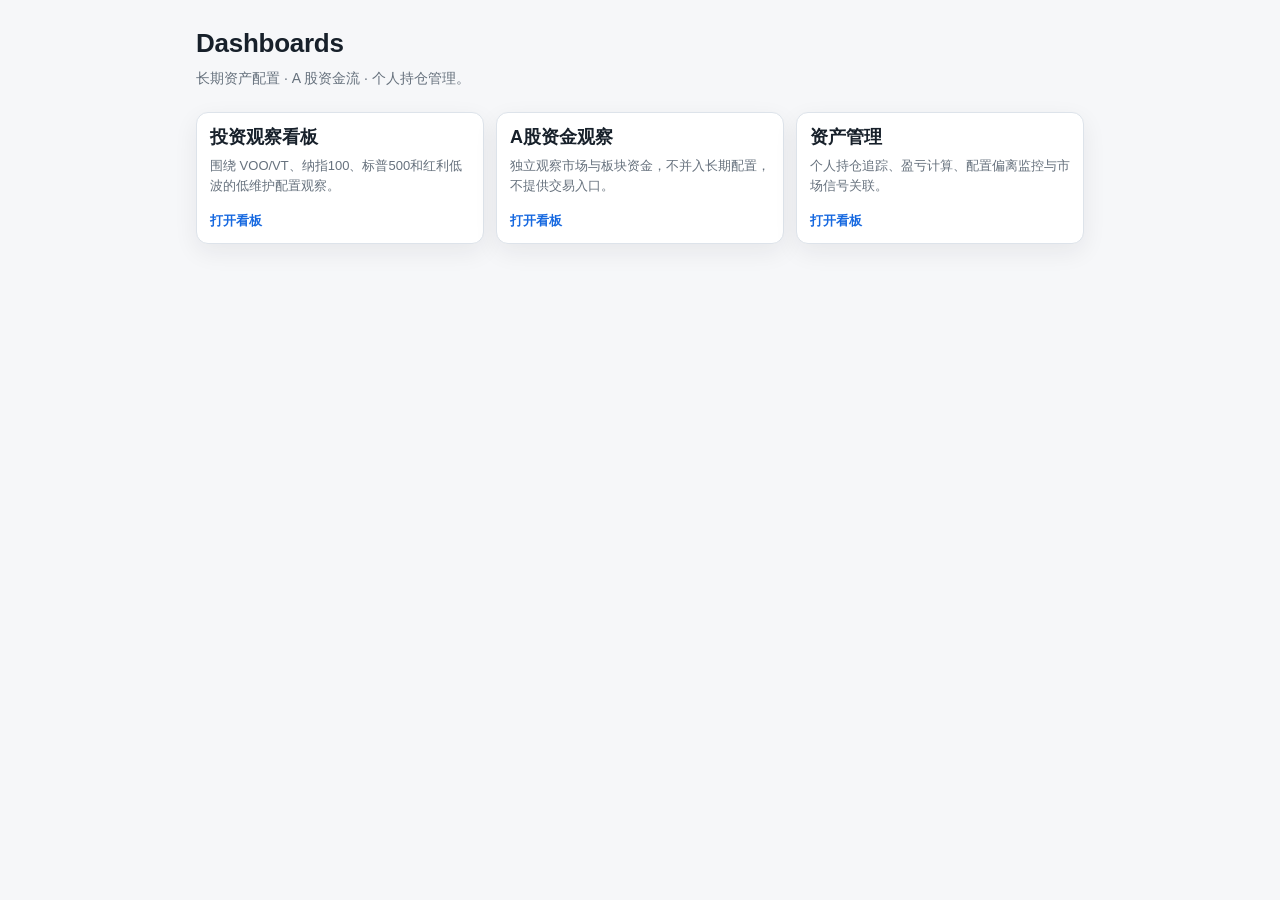
<file: index.html>
<!doctype html>
<html lang="zh-CN">
<head>
  <meta charset="utf-8">
  <meta name="viewport" content="width=device-width, initial-scale=1">
  <title>Dashboards</title>
  <link rel="stylesheet" href="./dashboards/shared/tokens.css">
  <style>
    main {
      width: min(100%, 920px);
      margin: 0 auto;
      padding: 28px 16px;
    }
    h1 {
      margin: 0 0 8px;
      font-size: 26px;
    }
    .sub {
      margin: 0 0 22px;
      color: var(--muted);
      font-size: 14px;
      line-height: 1.6;
    }
    .grid {
      display: grid;
      gap: 12px;
      grid-template-columns: repeat(auto-fit, minmax(240px, 1fr));
    }
    a.card {
      min-height: 132px;
      color: inherit;
      text-decoration: none;
    }
    .card .name {
      margin-bottom: 8px;
      font-size: 18px;
      font-weight: 700;
    }
    .desc {
      color: var(--muted);
      font-size: 13px;
      line-height: 1.55;
    }
    .open {
      margin-top: auto;
      padding-top: 14px;
      color: var(--blue);
      font-size: 13px;
      font-weight: 650;
    }
  </style>
</head>
<body>
  <main>
    <h1>Dashboards</h1>
    <p class="sub">长期资产配置 · A 股资金流 · 个人持仓管理。</p>
    <section class="grid">
      <a class="card" href="./dashboards/index-decision/">
        <div class="name">投资观察看板</div>
        <div class="desc">围绕 VOO/VT、纳指100、标普500和红利低波的低维护配置观察。</div>
        <div class="open">打开看板</div>
      </a>
      <a class="card" href="./dashboards/short-flow/">
        <div class="name">A股资金观察</div>
        <div class="desc">独立观察市场与板块资金，不并入长期配置，不提供交易入口。</div>
        <div class="open">打开看板</div>
      </a>
      <a class="card" href="./dashboards/asset-management/">
        <div class="name">资产管理</div>
        <div class="desc">个人持仓追踪、盈亏计算、配置偏离监控与市场信号关联。</div>
        <div class="open">打开看板</div>
      </a>
    </section>
  </main>
</body>
</html>
</file>
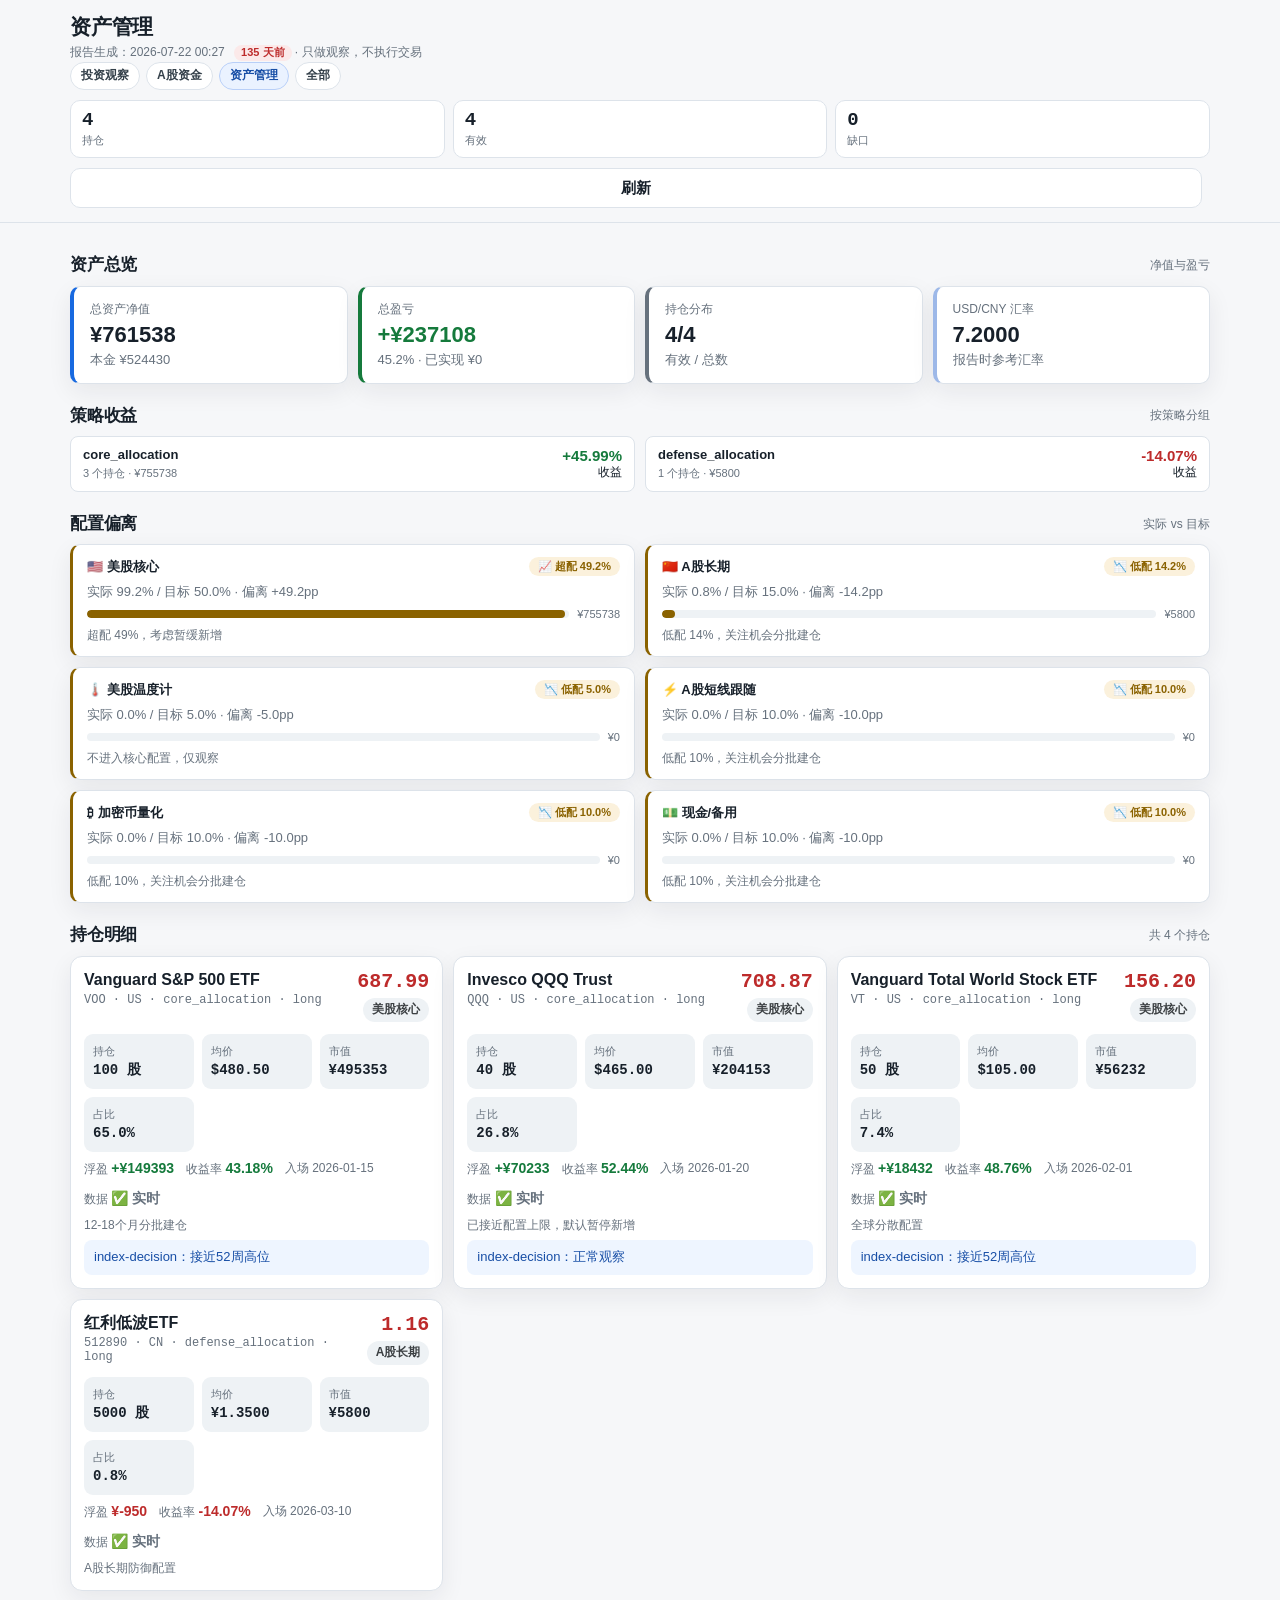
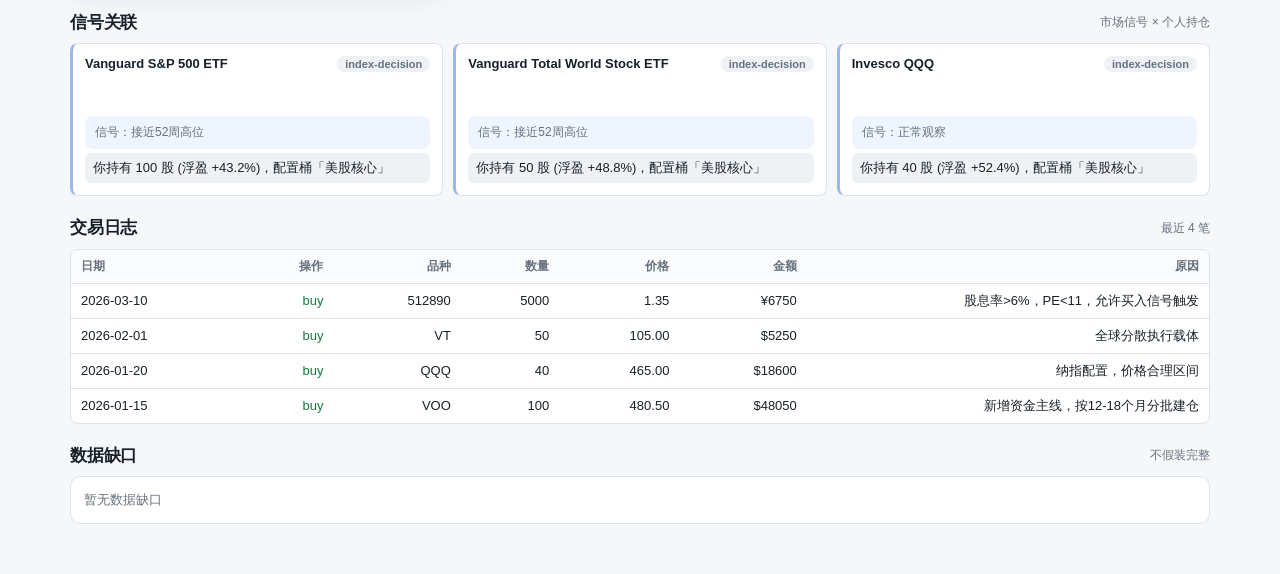
<file: dashboards/asset-management/index.html>
<!doctype html>
<html lang="zh-CN">
<head>
  <meta charset="utf-8">
  <meta name="viewport" content="width=device-width, initial-scale=1, viewport-fit=cover">
  <title>资产管理</title>
  <link rel="stylesheet" href="../shared/tokens.css">
  <style>
    main.wrap { padding-bottom: calc(78px + env(safe-area-inset-bottom)); }
    section { scroll-margin-top: 188px; margin: 18px 0 22px; }
    .section-head { display:flex; align-items:center; justify-content:space-between; gap:12px; margin-bottom:10px; flex-wrap:wrap; }

    /* ── 总览 ── */
    .hero-grid { display:grid; gap:10px; }
    .hero-card {
      min-height:80px; padding:14px 16px;
      border:1px solid var(--line); border-left:4px solid var(--muted); border-radius:10px;
      background:var(--panel); box-shadow:var(--shadow);
      display:flex; flex-direction:column; justify-content:center;
    }
    .hero-card .k { font-size:12px; color:var(--muted); }
    .hero-card .v { font-size:22px; font-weight:700; margin-top:4px; }
    .hero-card .v.pos { color:var(--green); }
    .hero-card .v.neg { color:var(--red); }
    .hero-card .sub { font-size:13px; color:var(--muted); margin-top:3px; }
    .hero-card.total { border-left-color:var(--blue); }
    .hero-card.pnl { border-left-color:var(--green); }
    .hero-card.pnl.neg { border-left-color:var(--red); }
    .hero-card.count { border-left-color:var(--muted); }
    .hero-card.fx { border-left-color:#9db8e8; }

    /* ── 脉冲卡片（配置偏离） ── */
    .pulse-grid { display:grid; gap:10px; }
    .pulse {
      min-height:82px; padding:12px 14px;
      border:1px solid var(--line); border-left:3px solid var(--muted); border-radius:10px;
      background:var(--panel); box-shadow:var(--shadow);
      display:flex; flex-direction:column; justify-content:space-between;
    }
    .pulse.ok { border-left-color:var(--green); }
    .pulse.warn { border-left-color:var(--amber); }
    .pulse.info { border-left-color:var(--blue); }
    .pulse.critical { border-left-color:var(--red); }
    .pulse .k {
      display:flex; align-items:center; gap:8px; font-size:13px; font-weight:680;
    }
    .pulse .k .tag {
      margin-left:auto; font-size:11px; font-weight:680;
      padding:2px 9px; border-radius:999px;
      background:var(--soft); color:var(--muted);
    }
    .pulse.ok .k .tag { background:var(--green-soft); color:var(--green); }
    .pulse.warn .k .tag { background:var(--amber-soft); color:var(--amber); }
    .pulse.critical .k .tag { background:var(--red-soft); color:var(--red); }
    .pulse .v { margin-top:6px; font-size:13px; line-height:1.5; color:var(--muted); }
    .pulse .v .bar-wrap {
      display:flex; align-items:center; gap:8px; margin-top:4px;
    }
    .pulse .v .bar-outer {
      flex:1; height:8px; border-radius:999px;
      background:var(--soft); overflow:hidden;
    }
    .pulse .v .bar-inner { height:100%; border-radius:999px; transition:width .4s; }
    .pulse .v .bar-inner.over { background:var(--amber); }
    .pulse .v .bar-inner.under { background:var(--blue); }
    .pulse .v .bar-inner.match { background:var(--green); }

    /* ── 策略汇总卡 ── */
    .strip-grid { display:grid; gap:10px; }
    .strip {
      min-height:56px; padding:10px 12px;
      border:1px solid var(--line); border-radius:8px;
      background:var(--panel);
      display:flex; justify-content:space-between; align-items:center;
    }
    .strip .left { display:flex; flex-direction:column; gap:2px; }
    .strip .left .name { font-size:13px; font-weight:680; }
    .strip .left .detail { font-size:11px; color:var(--muted); }
    .strip .right { text-align:right; }
    .strip .right .value { font-size:15px; font-weight:680; }
    .strip .right .pct { font-size:12px; }

    /* ── 持仓卡片 ── */
    .card-list { display:grid; gap:10px; }
    .card { min-height:180px; }
    .card .pnl-row { display:flex; gap:12px; margin-top:8px; flex-wrap:wrap; }
    .card .pnl-item { font-size:12px; color:var(--muted); }
    .card .pnl-item b { font-size:14px; }

    /* ── 信号关联 ── */
    .signal-card {
      min-height:0; padding:12px;
      border:1px solid var(--line); border-left:3px solid #9db8e8; border-radius:8px;
      background:var(--panel);
      display:flex; flex-direction:column; gap:4px;
    }
    .signal-card .top { display:flex; justify-content:space-between; gap:10px; }
    .signal-card .top .name { font-size:13px; font-weight:680; }
    .signal-card .top .tag { font-size:11px; padding:2px 8px; border-radius:999px; background:var(--soft); white-space:nowrap; }
    .signal-card .signal { font-size:12px; color:var(--muted); }
    .signal-card .implication { font-size:13px; padding:6px 8px; border-radius:6px; background:var(--soft); }

    /* ── 交易日志表格 ── */
    .table-wrap { overflow-x:auto; border:1px solid var(--line); border-radius:8px; background:var(--panel); }
    table { width:100%; border-collapse:collapse; font-size:13px; }
    th, td { padding:8px 10px; border-bottom:1px solid var(--line); text-align:right; white-space:nowrap; }
    th:first-child, td:first-child { text-align:left; }
    th { color:var(--muted); font-size:12px; font-weight:700; background:#fafbfc; }
    tr:last-child td { border-bottom:0; }

    /* ── 数据缺口 ── */
    .gap-box div+div { margin-top:4px; }

    @media (min-width:640px) {
      .hero-grid { grid-template-columns: repeat(2,1fr); }
      .pulse-grid { grid-template-columns: repeat(2,1fr); }
      .strip-grid { grid-template-columns: repeat(2,1fr); }
    }
    @media (min-width:820px) {
      .wrap { padding-left:20px; padding-right:20px; }
      .hero-grid { grid-template-columns: repeat(4,1fr); }
      .card-list { grid-template-columns: repeat(2,minmax(0,1fr)); }
      .bottom-nav { display:none; }
      main.wrap { padding-bottom:28px; }
    }
    @media (min-width:1180px) {
      .card-list { grid-template-columns: repeat(3,minmax(0,1fr)); }
    }
    @media (max-width:370px) {
      h1 { font-size:20px; }
      .price { font-size:18px; }
    }
  </style>
  <script src="../shared/api-client.js"></script>
  <script src="../shared/format.js"></script>
</head>
<body>
  <header>
    <div class="wrap hero">
      <div>
        <h1>资产管理</h1>
        <div id="meta" class="meta">等待数据</div>
        <nav class="switcher" aria-label="看板切换">
          <a href="../index-decision/">投资观察</a>
          <a href="../short-flow/">A股资金</a>
          <a class="current" href="./" aria-current="page">资产管理</a>
          <a href="../../">全部</a>
        </nav>
      </div>
      <div class="summary" aria-label="摘要">
        <div class="summary-card"><b id="posCount">-</b><span>持仓</span></div>
        <div class="summary-card"><b id="liveCount">-</b><span>有效</span></div>
        <div class="summary-card"><b id="gapCount">-</b><span>缺口</span></div>
      </div>
      <div class="toolbar">
        <button id="reload" type="button">刷新</button>
      </div>
    </div>
  </header>

  <main class="wrap">
    <!-- 资产总览 -->
    <section id="summary-section">
      <div class="section-head">
        <h2>资产总览</h2>
        <span class="hint">净值与盈亏</span>
      </div>
      <div id="heroCards" class="hero-grid"></div>
    </section>

    <!-- 策略汇总 -->
    <section id="strategy-section">
      <div class="section-head">
        <h2>策略收益</h2>
        <span class="hint">按策略分组</span>
      </div>
      <div id="strategyGrid" class="strip-grid"></div>
    </section>

    <!-- 配置偏离 -->
    <section id="allocation-section">
      <div class="section-head">
        <h2>配置偏离</h2>
        <span class="hint">实际 vs 目标</span>
      </div>
      <div id="allocation" class="pulse-grid"></div>
    </section>

    <!-- 持仓明细 -->
    <section id="positions-section">
      <div class="section-head">
        <h2>持仓明细</h2>
        <span id="posHint" class="hint">按市值排序</span>
      </div>
      <div id="positions" class="card-list"></div>
    </section>

    <!-- 信号关联 -->
    <section id="signals-section">
      <div class="section-head">
        <h2>信号关联</h2>
        <span class="hint">市场信号 × 个人持仓</span>
      </div>
      <div id="signals" class="card-list"></div>
    </section>

    <!-- 交易日志 -->
    <section id="trades-section">
      <div class="section-head">
        <h2>交易日志</h2>
        <span id="tradesHint" class="hint">最近20笔</span>
      </div>
      <div id="trades" class="table-wrap"></div>
    </section>

    <!-- 数据缺口 -->
    <section id="gaps-section">
      <div class="section-head">
        <h2>数据缺口</h2>
        <span class="hint">不假装完整</span>
      </div>
      <div id="gaps" class="empty">暂无数据</div>
    </section>
  </main>

  <nav class="bottom-nav" aria-label="页面导航">
    <a href="#summary-section" class="active">总览</a>
    <a href="#strategy-section">策略</a>
    <a href="#allocation-section">配置</a>
    <a href="#positions-section">持仓</a>
    <a href="#signals-section">信号</a>
    <a href="#gaps-section">缺口</a>
  </nav>

  <script>
    const state = { data: null };
    const { safe, fmt, pct, cls, money, decisionLabel, relativeTime } = DashFmt;

    // ── 新增格式化函数 ──
    const pnlCls = v => Number(v) > 0 ? "pos" : Number(v) < 0 ? "neg" : "flat";
    const deviationLabel = (actual, target) => {
      const diff = (actual || 0) - (target || 0);
      if (Math.abs(diff) <= 3) return { text: "✅ 达标", cls: "ok" };
      if (diff > 0) return { text: `📈 超配 ${diff.toFixed(1)}%`, cls: "warn" };
      return { text: `📉 低配 ${(-diff).toFixed(1)}%`, cls: "warn" };
    };
    const bucketIcon = name => {
      if (name.includes("美股核心")) return "🇺🇸";
      if (name.includes("美股温度")) return "🌡️";
      if (name.includes("A股长期")) return "🇨🇳";
      if (name.includes("A股短线")) return "⚡";
      if (name.includes("加密币")) return "₿";
      if (name.includes("现金")) return "💵";
      return "📦";
    };

    async function loadData() {
      state.data = await DashboardApi.fetchLatest("asset-management", "portfolio_latest.json");
      render();
    }

    // ── 资产总览 ──
    function renderSummary() {
      const s = state.data?.summary || {};
      const hero = document.getElementById("heroCards");

      // 时间戳
      const rel = relativeTime(state.data?.asof);
      const badge = rel.text ? ` <span class="freshness ${rel.level === "fresh" ? "" : safe(rel.level)}">${safe(rel.text)}</span>` : "";
      document.getElementById("meta").innerHTML = `报告生成：${safe(state.data?.asof || "暂无")}${badge} · 只做观察，不执行交易`;

      // 摘要卡片
      document.getElementById("posCount").textContent = s.position_count ?? 0;
      document.getElementById("liveCount").textContent = s.live_positions ?? 0;
      document.getElementById("gapCount").textContent = state.data?.data_gaps?.length ?? 0;

      const totalPnl = s.total_pnl_pct;
      const totalPnlCls = totalPnl > 0 ? "pos" : totalPnl < 0 ? "neg" : "";
      hero.innerHTML = [
        `<div class="hero-card total"><div class="k">总资产净值</div><div class="v">¥${fmt(s.total_value_cny, 0)}</div><div class="sub">本金 ¥${fmt(s.total_cost_cny, 0)}</div></div>`,
        `<div class="hero-card pnl ${totalPnlCls}"><div class="k">总盈亏</div><div class="v">${s.total_pnl_cny >= 0 ? "+" : ""}¥${fmt(s.total_pnl_cny, 0)}</div><div class="sub">${pct(s.total_pnl_pct)} · 已实现 ¥${fmt(s.realized_pnl_cny, 0)}</div></div>`,
        `<div class="hero-card count"><div class="k">持仓分布</div><div class="v">${s.live_positions}/${s.position_count}</div><div class="sub">有效 / 总数${s.stale_positions ? ` · ${s.stale_positions} 个数据待更新` : ""}</div></div>`,
        `<div class="hero-card fx"><div class="k">USD/CNY 汇率</div><div class="v">${fmt(state.data?.fx_rate_usdcny, 4)}</div><div class="sub">${state.data?.asof ? "报告时参考汇率" : ""}</div></div>`,
      ].join("");
    }

    // ── 策略收益 ──
    function renderStrategy() {
      const strategies = state.data?.strategy_summary || [];
      const grid = document.getElementById("strategyGrid");
      if (!strategies.length) {
        grid.innerHTML = '<div class="empty">暂无策略收益数据</div>';
        return;
      }
      grid.innerHTML = strategies.map(s => {
        const returnCls = (s.return_pct || 0) > 0 ? "pos" : (s.return_pct || 0) < 0 ? "neg" : "flat";
        return `
          <div class="strip">
            <div class="left">
              <div class="name">${safe(s.strategy)}</div>
              <div class="detail">${s.count} 个持仓 · ¥${fmt(s.value_cny, 0)}</div>
            </div>
            <div class="right">
              <div class="value ${returnCls}">${s.return_pct >= 0 ? "+" : ""}${pct(s.return_pct, 2)}</div>
              <div class="pct">收益</div>
            </div>
          </div>
        `;
      }).join("");
    }

    // ── 配置偏离脉冲 ──
    function renderAllocation() {
      const alloc = state.data?.allocation || [];
      const box = document.getElementById("allocation");
      if (!alloc.length) {
        box.innerHTML = '<div class="empty">暂无配置数据（请先填写 allocation.json）</div>';
        return;
      }
      box.innerHTML = alloc.map(a => {
        const label = deviationLabel(a.actual_pct, a.target_pct);
        const barPct = Math.min(a.actual_pct / (Math.max(a.target_pct, 1) * 2) * 100, 100);
        const barCls = a.rebalance_needed ? "over" : (a.actual_pct < a.target_pct * 0.5 ? "under" : "match");
        return `
          <div class="pulse ${label.cls}">
            <div class="k">${bucketIcon(a.name)} ${safe(a.name)}<span class="tag">${safe(label.text)}</span></div>
            <div class="v">
              <div>实际 ${pct(a.actual_pct, 1)} / 目标 ${pct(a.target_pct, 1)} · 偏离 ${a.deviation_pct >= 0 ? "+" : ""}${fmt(a.deviation_pct, 1)}pp</div>
              <div class="bar-wrap">
                <div class="bar-outer"><div class="bar-inner ${barCls}" style="width:${barPct}%"></div></div>
                <span style="font-size:11px">¥${fmt(a.value, 0)}</span>
              </div>
              ${a.suggested_action ? `<div style="margin-top:4px;font-size:12px">${safe(a.suggested_action)}</div>` : ""}
            </div>
          </div>
        `;
      }).join("");
    }

    // ── 持仓卡片 ──
    function positionCard(pos) {
      const avgCostFmt = pos.cost_currency === "USD" ? `$${fmt(pos.avg_cost)}` : `¥${fmt(pos.avg_cost, 4)}`;
      return `
        <article class="card">
          <div class="top">
            <div>
              <div class="name">${safe(pos.name || pos.ticker)}</div>
              <div class="code">${safe(pos.ticker)} · ${safe(pos.market)} · ${safe(pos.strategy)} · ${safe(pos.direction)}</div>
            </div>
            <div>
              <div class="price ${pnlCls(pos.change_1d_pct)}">${fmt(pos.current_price)}</div>
              <div style="text-align:right;margin-top:5px">
                <span class="pill">${safe(pos.allocation_bucket)}</span>
              </div>
            </div>
          </div>
          <div class="metrics">
            <div class="metric"><span>持仓</span><b>${fmt(pos.shares, 0)} 股</b></div>
            <div class="metric"><span>均价</span><b>${avgCostFmt}</b></div>
            <div class="metric"><span>市值</span><b>¥${fmt(pos.value_cny, 0)}</b></div>
            <div class="metric"><span>占比</span><b>${pct(pos.pct_of_portfolio, 1)}</b></div>
          </div>
          <div class="pnl-row">
            <div class="pnl-item">浮盈 <b class="${pnlCls(pos.unrealized_pnl_cny)}">${pos.unrealized_pnl_cny >= 0 ? "+" : ""}¥${fmt(pos.unrealized_pnl_cny, 0)}</b></div>
            <div class="pnl-item">收益率 <b class="${pnlCls(pos.unrealized_pnl_pct)}">${pct(pos.unrealized_pnl_pct, 2)}</b></div>
            ${pos.entry_date ? `<div class="pnl-item">入场 ${safe(pos.entry_date)}</div>` : ""}
            <div class="pnl-item">数据 <b>${pos.data_status === "live" ? "✅ 实时" : "⚠️ 待更新"}</b></div>
          </div>
          ${pos.notes ? `<div class="reason">${safe(pos.notes)}</div>` : ""}
          ${pos.linked_signals && pos.linked_signals.length ? pos.linked_signals.slice(0, 2).map(s =>
            `<div class="signal" style="margin-top:6px">${safe(s.source)}：${safe(s.signal || "暂无信号")}</div>`
          ).join("") : ""}
        </article>
      `;
    }

    function renderPositions() {
      const positions = state.data?.positions || [];
      const box = document.getElementById("positions");
      const hint = document.getElementById("posHint");
      hint.textContent = positions.length ? `共 ${positions.length} 个持仓` : "暂无持仓";
      box.innerHTML = positions.length
        ? positions.map(positionCard).join("")
        : '<div class="empty">暂无持仓数据（请填写 portfolio.json）</div>';
    }

    // ── 信号关联 ──
    function renderSignals() {
      const signals = state.data?.signals_to_actions || [];
      const box = document.getElementById("signals");
      if (!signals.length) {
        box.innerHTML = '<div class="empty">暂无持仓信号关联数据</div>';
        return;
      }
      box.innerHTML = signals.filter(s => s.held).slice(0, 12).map(s => `
        <div class="signal-card">
          <div class="top">
            <div class="name">${safe(s.name || s.ticker)}</div>
            <span class="tag">${safe(s.source)}</span>
          </div>
          <div class="signal">信号：${safe(s.signal || "等待数据")}</div>
          <div class="implication">${safe(s.implication)}</div>
        </div>
      `).join("");
    }

    // ── 交易日志 ──
    function renderTrades() {
      const trades = state.data?.trades_recent || [];
      const hint = document.getElementById("tradesHint");
      hint.textContent = trades.length ? `最近 ${trades.length} 笔` : "暂无交易记录";
      const box = document.getElementById("trades");
      if (!trades.length) {
        box.innerHTML = '<div class="empty" style="padding:20px;text-align:center">暂无交易记录（请填写 trades.json）</div>';
        return;
      }
      let html = `<table><thead><tr>
        <th>日期</th><th>操作</th><th>品种</th><th>数量</th><th>价格</th><th>金额</th><th>原因</th>
      </tr></thead><tbody>`;
      trades.forEach(t => {
        const actionCls = t.action === "buy" ? "pos" : t.action === "sell" ? "neg" : "flat";
        const valueText = t.value_cny ? `¥${fmt(t.value_cny, 0)}` : t.value_usd ? `$${fmt(t.value_usd, 0)}` : "-";
        html += `<tr>
          <td>${safe(t.date)}</td>
          <td class="${actionCls}">${safe(t.action)}</td>
          <td>${safe(t.ticker)}</td>
          <td>${fmt(t.shares, 0)}</td>
          <td>${fmt(t.price)}</td>
          <td>${safe(valueText)}</td>
          <td style="white-space:normal;max-width:200px">${safe(t.reason || "-")}</td>
        </tr>`;
      });
      html += "</tbody></table>";
      box.innerHTML = html;
    }

    // ── 数据缺口 ──
    function renderGaps() {
      const gaps = state.data?.data_gaps || [];
      const box = document.getElementById("gaps");
      box.className = gaps.length ? "gap-box" : "empty";
      box.innerHTML = gaps.length
        ? gaps.map(g => `<div>· ${safe(g)}</div>`).join("")
        : "暂无数据缺口";
    }

    function render() {
      renderSummary();
      renderStrategy();
      renderAllocation();
      renderPositions();
      renderSignals();
      renderTrades();
      renderGaps();
    }

    function showError(error) {
      document.getElementById("meta").textContent = "没有读到最新数据文件";
      const tip = '<div class="empty">先运行 scripts/portfolio_report.py 生成最新数据，再用本地服务器打开本页面。</div>';
      ["heroCards", "strategyGrid", "allocation", "positions", "signals", "trades"].forEach(id => {
        document.getElementById(id).innerHTML = tip;
      });
      document.getElementById("gaps").className = "empty";
      document.getElementById("gaps").textContent = `数据缺口：${error.message}`;
    }

    document.getElementById("reload")?.addEventListener("click", () => loadData().catch(showError));

    const sections = ["summary-section", "strategy-section", "allocation-section", "positions-section", "signals-section", "trades-section", "gaps-section"];
    window.addEventListener("scroll", () => {
      const current = sections.findLast(id => document.getElementById(id)?.getBoundingClientRect().top < 220) || sections[0];
      document.querySelectorAll(".bottom-nav a").forEach(link => {
        link.classList.toggle("active", link.getAttribute("href") === `#${current}`);
      });
    }, { passive: true });

    loadData().catch(showError);
  </script>
</body>
</html>
</file>
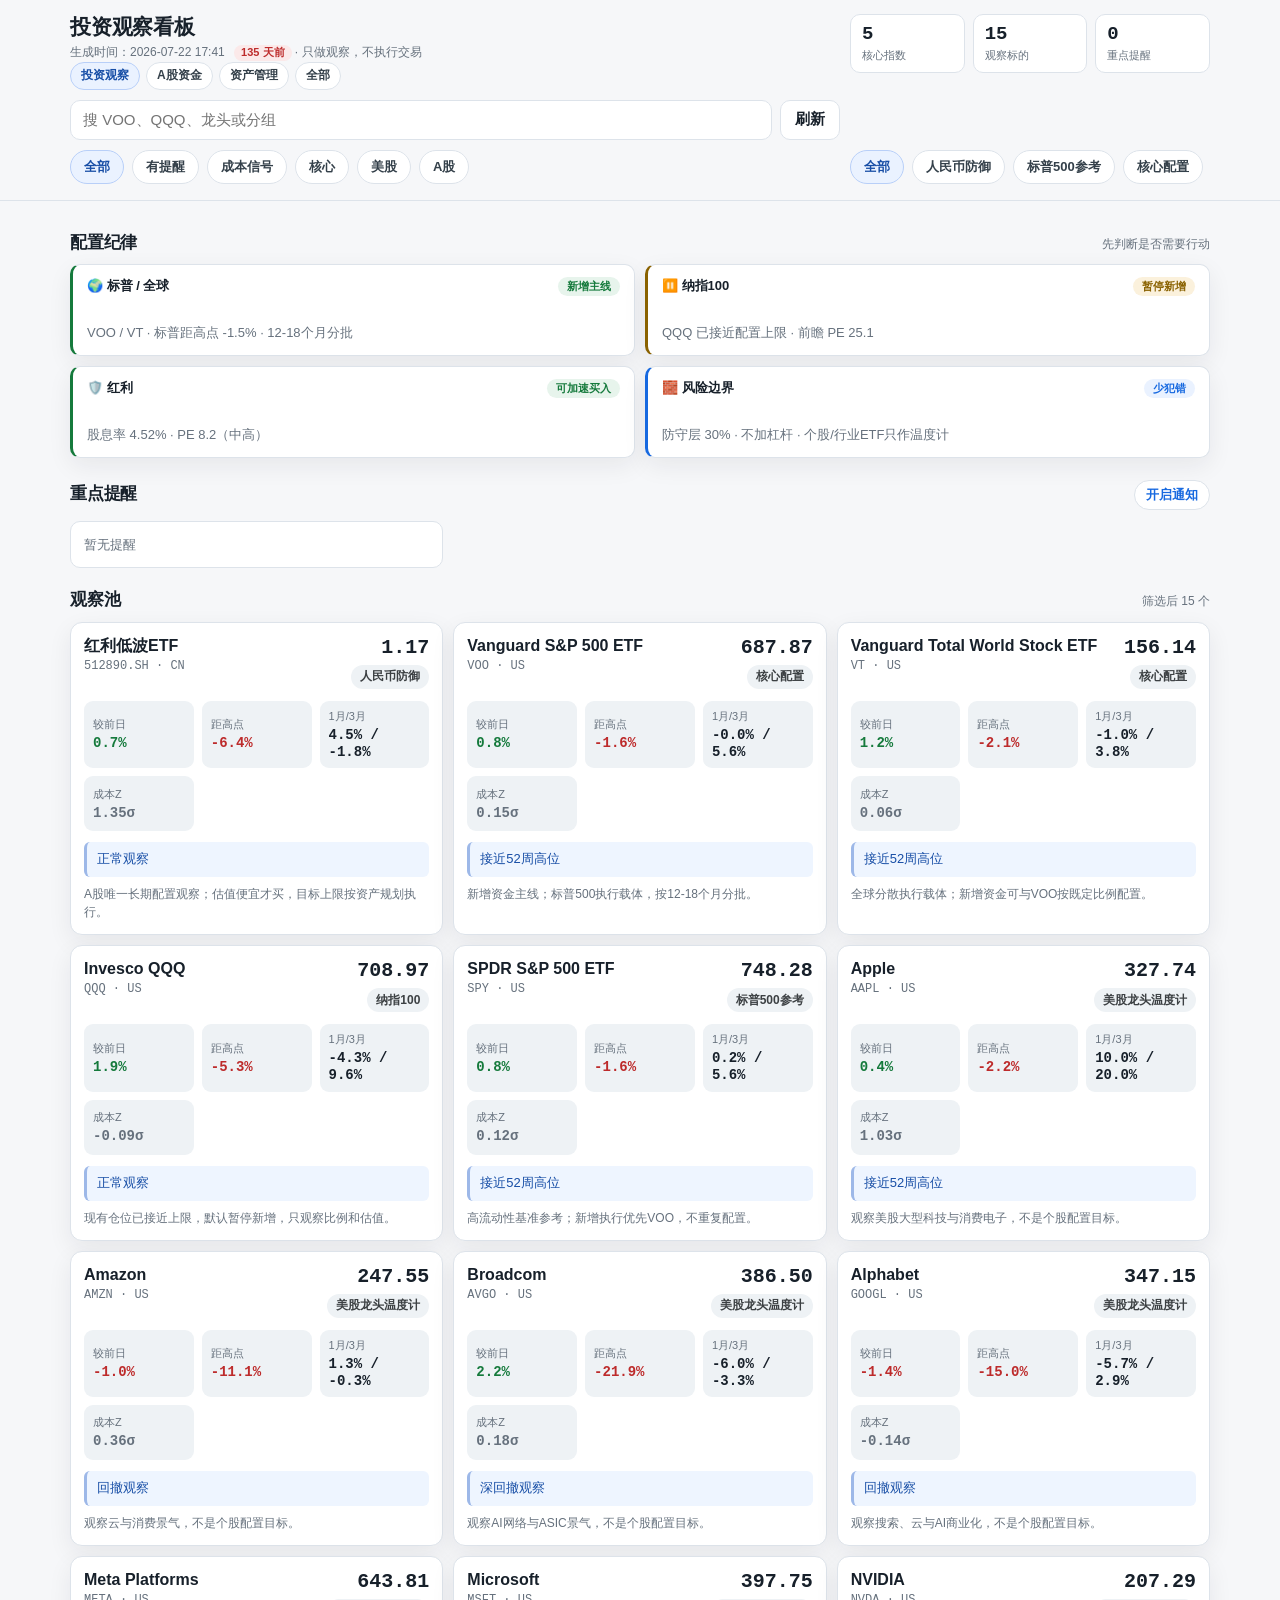
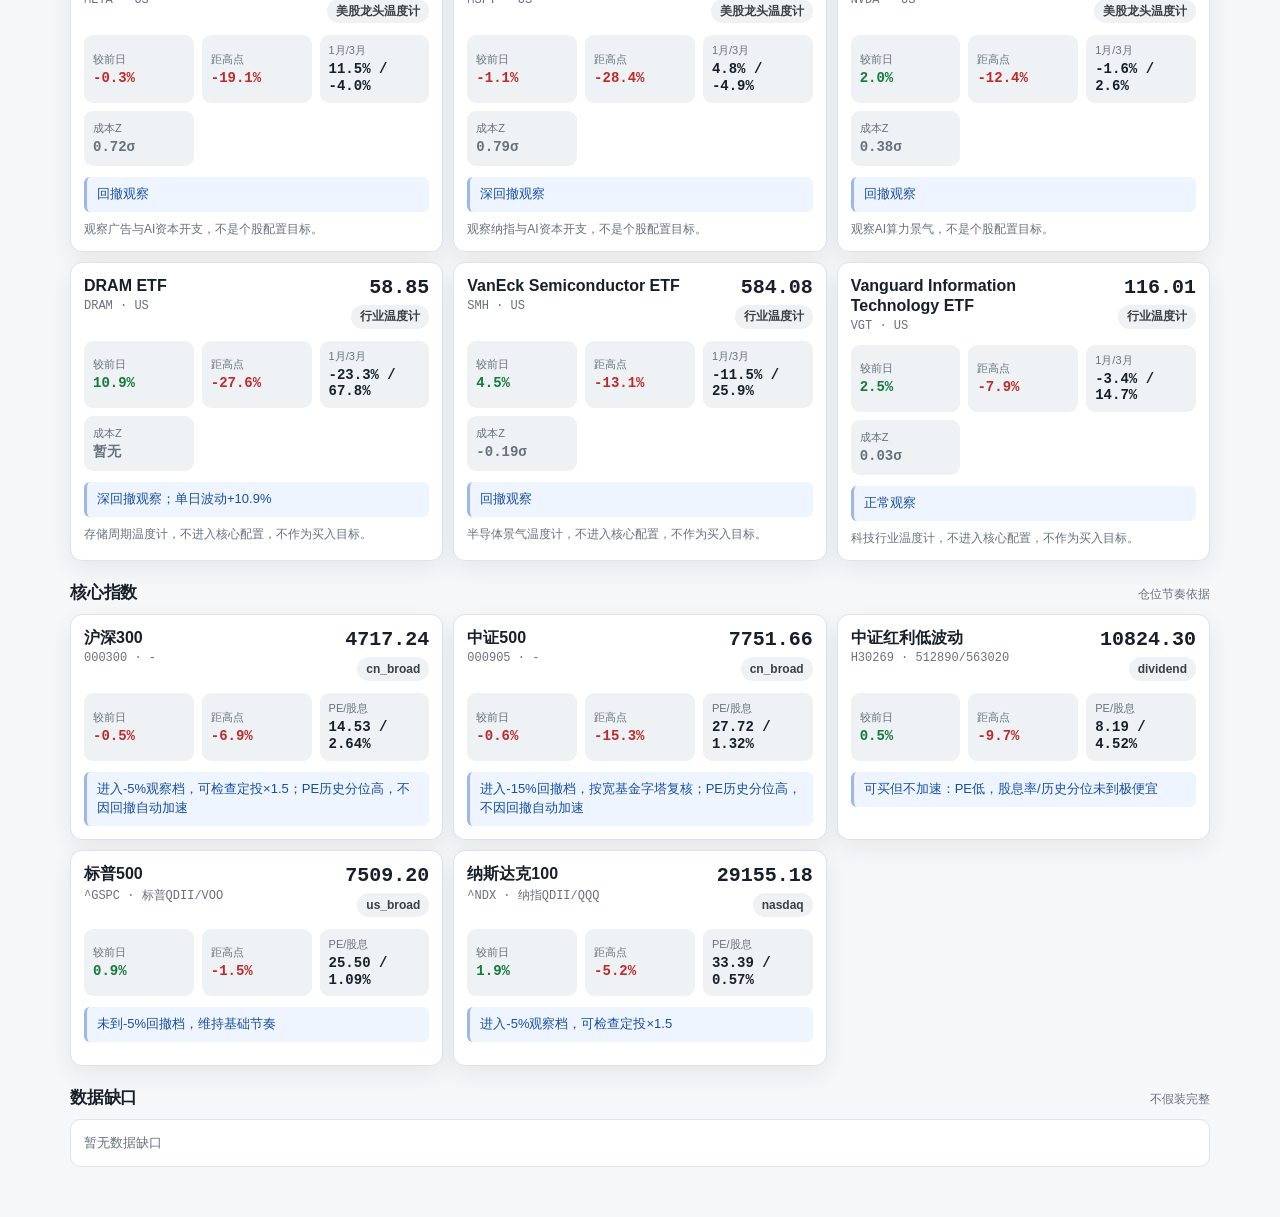
<file: dashboards/index-decision/index.html>
<!doctype html>
<html lang="zh-CN">
<head>
  <meta charset="utf-8">
  <meta name="viewport" content="width=device-width, initial-scale=1, viewport-fit=cover">
  <title>投资观察看板</title>
  <link rel="stylesheet" href="../shared/tokens.css">
  <style>
    main.wrap { padding-bottom: calc(78px + env(safe-area-inset-bottom)); }
    section {
      scroll-margin-top: 188px;
      margin: 18px 0 22px;
    }
    /* 概览：只保留会改变配置动作的状态卡 */
    .pulse-grid {
      display: grid;
      grid-template-columns: 1fr;
      gap: 10px;
    }
    .pulse {
      min-height: 92px;
      padding: 12px 14px;
      border: 1px solid var(--line);
      border-left: 3px solid var(--muted);
      border-radius: 10px;
      background: var(--panel);
      box-shadow: var(--shadow);
      display: flex;
      flex-direction: column;
      justify-content: space-between;
    }
    .pulse.ok { border-left-color: var(--green); }
    .pulse.warn { border-left-color: var(--amber); }
    .pulse.info { border-left-color: var(--blue); }
    .pulse .k {
      display: flex;
      align-items: center;
      gap: 8px;
      font-size: 13px;
      font-weight: 680;
    }
    .pulse .k .tag {
      margin-left: auto;
      font-size: 11px;
      font-weight: 680;
      padding: 2px 9px;
      border-radius: 999px;
      background: var(--soft);
      color: var(--muted);
    }
    .pulse.ok .k .tag { background: var(--green-soft); color: var(--green); }
    .pulse.warn .k .tag { background: var(--amber-soft); color: var(--amber); }
    .pulse.info .k .tag { background: var(--blue-soft); color: var(--blue); }
    .pulse .v {
      margin-top: 7px;
      font-size: 13px;
      line-height: 1.5;
      color: var(--muted);
    }

    .card-list {
      display: grid;
      gap: 10px;
    }
    .card { min-height: 216px; }
    .alert-card {
      min-height: 150px;
    }
    .data-notice {
      min-height: 118px;
      border-left: 3px solid var(--amber);
      background: #fffaf0;
    }
    .signal { border-left: 3px solid #9db8e8; border-radius: 6px; }

    .gap-box div + div { margin-top: 4px; }

    @media (min-width: 640px) {
      .pulse-grid { grid-template-columns: repeat(2, 1fr); }
    }
    @media (min-width: 820px) {
      .wrap { padding-left: 20px; padding-right: 20px; }
      .hero { grid-template-columns: minmax(0, 1fr) 360px; align-items: start; }
      .summary { grid-column: 2; grid-row: 1 / span 2; }
      .toolbar { grid-template-columns: minmax(260px, 1fr) auto; }
      .card-list { grid-template-columns: repeat(2, minmax(0, 1fr)); }
      .bottom-nav { display: none; }
      main.wrap { padding-bottom: 28px; }
    }
    @media (min-width: 1180px) {
      .card-list { grid-template-columns: repeat(3, minmax(0, 1fr)); }
    }
    @media (max-width: 370px) {
      h1 { font-size: 19px; }
      .summary { grid-template-columns: 1fr; }
      .metrics { grid-template-columns: 1fr 1fr; }
      .price { font-size: 18px; }
    }
  </style>
  <script src="../shared/api-client.js"></script>
  <script src="../shared/format.js"></script>
</head>
<body>
  <header>
    <div class="wrap hero">
      <div>
        <h1>投资观察看板</h1>
        <div id="meta" class="meta">等待数据</div>
        <nav class="switcher" aria-label="看板切换">
          <a class="current" href="./" aria-current="page">投资观察</a>
          <a href="../short-flow/">A股资金</a>
          <a href="../asset-management/">资产管理</a>
          <a href="../../">全部</a>
        </nav>
      </div>
      <div class="summary" aria-label="摘要">
        <div class="summary-card"><b id="indexCount">-</b><span>核心指数</span></div>
        <div class="summary-card"><b id="watchCount">-</b><span>观察标的</span></div>
        <div class="summary-card"><b id="alertCount">-</b><span>重点提醒</span></div>
      </div>
      <div class="toolbar">
        <input id="search" type="search" placeholder="搜 VOO、QQQ、龙头或分组">
        <button id="reload" type="button">刷新</button>
      </div>
      <nav id="modeChips" class="chips" aria-label="快速筛选"></nav>
      <nav id="groupChips" class="chips" aria-label="分组筛选"></nav>
    </div>
  </header>

  <main class="wrap">
    <section id="overview-section">
      <div class="section-head">
        <h2>配置纪律</h2>
        <span class="hint">先判断是否需要行动</span>
      </div>
      <div id="overview" class="pulse-grid"></div>
    </section>

    <section id="alerts-section">
      <div class="section-head">
        <h2>重点提醒</h2>
        <button id="notify" class="btn-sm" type="button">开启通知</button>
      </div>
      <div id="alerts" class="card-list"></div>
    </section>

    <section id="watchlist-section">
      <div class="section-head">
        <h2>观察池</h2>
        <span id="watchHint" class="hint">筛选后 - 个</span>
      </div>
      <div id="watchlist" class="card-list"></div>
    </section>

    <section id="indices-section">
      <div class="section-head">
        <h2>核心指数</h2>
        <span class="hint">仓位节奏依据</span>
      </div>
      <div id="indices" class="card-list"></div>
    </section>

    <section id="gaps-section">
      <div class="section-head">
        <h2>数据缺口</h2>
        <span class="hint">不假装完整</span>
      </div>
      <div id="gaps" class="empty">暂无数据</div>
    </section>
  </main>

  <nav class="bottom-nav" aria-label="页面导航">
    <a href="#overview-section" class="active">概览</a>
    <a href="#alerts-section">提醒</a>
    <a href="#watchlist-section">观察</a>
    <a href="#indices-section">指数</a>
    <a href="#gaps-section">缺口</a>
  </nav>

  <script>
    const state = { data: null, mode: [], group: "" };
    const ACTIONABLE_TICKERS = new Set(["VOO", "VT", "QQQ", "512890", "512890.SH"]);
    const { safe, fmt, pct, cls, alertLevelLabel } = DashFmt;
    const isDataIssue = row => {
      const message = row?.message || "";
      return row?.level === "data" || /Yahoo|Stooq|HTTP Error|Too Many Requests|Invalid isoformat|CNBC|WSJ|CSI|Danjuan/i.test(message);
    };
    const isActionAlert = row => !isDataIssue(row);
    const dataIssueMessage = count => count > 1
      ? `${count} 个标的行情暂未更新，先不要据此做买卖判断。`
      : "行情数据暂未更新，先不要据此做买卖判断。";
    const sigma = value => value === null || value === undefined || Number.isNaN(Number(value)) ? "暂无" : `${Number(value).toFixed(2)}σ`;
    const costCls = row => row.cost_buy_signal ? "pos" : row.cost_condition_extreme ? "neg" : "flat";
    const rowTicker = row => String(row?.ticker || row?.code || "").trim().toUpperCase();
    const isActionableTicker = row => ACTIONABLE_TICKERS.has(rowTicker(row));

    async function loadData() {
      state.data = await DashboardApi.fetchLatest("index-decision", "dashboard_latest.json");
      render();
    }

    function watchRows() {
      return state.data?.watchlist || [];
    }

    function assetCard(row, options = {}) {
      const isIndex = options.type === "index";
      const codeLine = isIndex ? `${row.code} · ${row.product || "-"}` : `${row.ticker} · ${row.market}`;
      const title = row.name || row.ticker || row.code;
      const group = row.group || row.kind || "指数";
      const peLine = isIndex ? `${fmt(row.pe_ttm)} / ${pct(row.dividend_yield, 2)}` : `${pct(row.return_1m)} / ${pct(row.return_3m)}`;
      const peLabel = isIndex ? "PE/股息" : "1月/3月";
      const costMetric = !isIndex ? `<div class="metric"><span>成本Z</span><b class="${costCls(row)}">${sigma(row.cost_dev_factor)}</b></div>` : "";
      return `
        <article class="card">
          <div class="top">
            <div>
              <div class="name">${safe(title)}</div>
              <div class="code">${safe(codeLine)}</div>
            </div>
            <div>
              <div class="price">${fmt(row.current)}</div>
              <div style="text-align:right;margin-top:6px"><span class="pill">${safe(group)}</span></div>
            </div>
          </div>
          <div class="metrics">
            <div class="metric"><span>较前日</span><b class="${cls(row.change_1d_pct)}">${pct(row.change_1d_pct)}</b></div>
            <div class="metric"><span>距高点</span><b class="${cls(row.drawdown_52w)}">${pct(row.drawdown_52w)}</b></div>
            <div class="metric"><span>${peLabel}</span><b>${peLine}</b></div>
            ${costMetric}
          </div>
          <div class="signal">${safe(row.signal || "正常观察")}</div>
          ${row.reason ? `<div class="reason">${safe(row.reason)}</div>` : ""}
        </article>
      `;
    }

    function renderSummary() {
      document.getElementById("indexCount").textContent = state.data?.indices?.length ?? 0;
      document.getElementById("watchCount").textContent = watchRows().length;
      document.getElementById("alertCount").textContent = alertRows().filter(isActionAlert).length;
      const rel = DashFmt.relativeTime(state.data?.asof);
      const badge = rel.text ? ` <span class="freshness ${rel.level === "fresh" ? "" : safe(rel.level)}">${safe(rel.text)}</span>` : "";
      document.getElementById("meta").innerHTML = `生成时间：${safe(state.data?.asof || "暂无")}${badge} · 只做观察，不执行交易`;
    }

    function alertRows() {
      const backendAlerts = (state.data?.alerts || []).filter(row => isActionAlert(row) && isActionableTicker(row));
      return backendAlerts;
    }

    function dataIssueRows() {
      return [
        ...(state.data?.data_alerts || []),
        ...(state.data?.alerts || []).filter(isDataIssue)
      ];
    }

    function notificationRows() {
      const backendRows = (state.data?.notifications || []).filter(row => isActionAlert(row) && isActionableTicker(row));
      return [...backendRows];
    }

    function renderModeChips() {
      const modes = [
        ["all", "全部"],
        ["alert", "有提醒"],
        ["cost", "成本信号"],
        ["core", "核心"],
        ["US", "美股"],
        ["CN", "A股"]
      ];
      const chips = document.getElementById("modeChips");
      const allActive = state.mode.length === 0;
      chips.innerHTML = modes.map(([mode, label]) =>
        `<button class="chip ${mode === "all" ? (allActive ? "active" : "") : (state.mode.includes(mode) ? "active" : "")}" data-mode="${mode}">${label}</button>`
      ).join("");
      chips.querySelectorAll("button").forEach(button => {
        button.addEventListener("click", () => {
          const mode = button.dataset.mode || "all";
          if (mode === "all") state.mode = [];
          else if (state.mode.includes(mode)) state.mode = state.mode.filter(m => m !== mode);
          else state.mode = [...state.mode, mode];
          renderModeChips();
          renderWatchlist();
        });
      });
    }

    function renderGroupChips() {
      const groups = [...new Set(watchRows().map(row => row.group).filter(Boolean))].sort();
      const chips = document.getElementById("groupChips");
      const allActive = state.group === "";
      chips.innerHTML = `<button class="chip ${allActive ? "active" : ""}" data-group="">全部</button>` +
        groups.map(group => `<button class="chip ${state.group === group ? "active" : ""}" data-group="${safe(group)}">${safe(group)}</button>`).join("");
      chips.querySelectorAll("button").forEach(button => {
        button.addEventListener("click", () => {
          state.group = button.dataset.group || "";
          renderGroupChips();
          renderWatchlist();
        });
      });
    }

    function renderIndices() {
      document.getElementById("indices").innerHTML = (state.data?.indices || [])
        .map(row => assetCard(row, { type: "index" }))
        .join("");
    }

    function filteredWatchlist() {
      const query = document.getElementById("search").value.trim().toLowerCase();
      const markets = state.mode.filter(m => m === "US" || m === "CN");
      const needAlert = state.mode.includes("alert");
      const needCost = state.mode.includes("cost");
      const needCore = state.mode.includes("core");
      return watchRows().filter(row => {
        const text = `${row.ticker} ${row.name} ${row.group} ${row.market}`.toLowerCase();
        const marketOk = !markets.length || markets.includes(row.market);
        const alertOk = !needAlert || (isActionableTicker(row) && (row.alerts || []).some(isActionAlert));
        const costOk = !needCost || row.cost_buy_signal;
        const coreOk = !needCore || row.priority === "core";
        return marketOk && alertOk && costOk && coreOk && (!query || text.includes(query)) && (!state.group || row.group === state.group);
      });
    }

    function renderWatchlist() {
      const rows = filteredWatchlist();
      document.getElementById("watchHint").textContent = `筛选后 ${rows.length} 个`;
      document.getElementById("watchlist").innerHTML = rows.length
        ? rows.map(row => assetCard(row)).join("")
        : '<div class="empty">没有匹配的观察标的</div>';
    }

    function renderGaps() {
      const gaps = state.data?.data_gaps || [];
      const box = document.getElementById("gaps");
      const summarized = summarizeGaps(gaps);
      box.className = gaps.length ? "gap-box" : "empty";
      box.innerHTML = gaps.length ? summarized.map(gap => `<div>· ${safe(gap)}</div>`).join("") : "暂无数据缺口";
    }

    function summarizeGaps(gaps) {
      const watchlist = gaps.filter(gap => String(gap).includes("/watchlist")).length;
      const history = gaps.filter(gap => String(gap).includes("/history")).length;
      const valuation = gaps.filter(gap => String(gap).includes("/valuation")).length;
      const cnbc = gaps.filter(gap => String(gap).includes("CNBC")).length;
      const used = watchlist + history + valuation + cnbc;
      const other = Math.max(0, gaps.length - used);
      const rows = [];
      if (watchlist) rows.push(`观察池行情暂未更新：${watchlist} 个标的，可能是行情源限流或暂不可用`);
      if (history) rows.push(`核心指数历史行情暂缺：${history} 项，相关回撤信号需等待下次刷新`);
      if (valuation) rows.push(`估值数据暂缺或使用缓存：${valuation} 项`);
      if (cnbc) rows.push(`指数报价源暂未返回：${cnbc} 项`);
      if (other) rows.push(`其他数据项待补：${other} 项`);
      return rows.length ? rows : ["有数据缺口，等待下次刷新"];
    }

    function renderAlerts() {
      const rows = alertRows();
      const dataIssues = dataIssueRows();
      const dataNotice = dataIssues.length ? `
          <article class="card data-notice">
            <div class="top">
              <div>
                <div class="name">行情数据待更新</div>
                <div class="code">数据 · ${dataIssues.length} 个标的</div>
              </div>
              <span class="pill">不交易</span>
            </div>
            <div class="signal">${safe(dataIssueMessage(dataIssues.length))}</div>
          </article>
        ` : "";
      document.getElementById("alerts").innerHTML = rows.length || dataIssues.length
        ? rows.map(row => `
          <article class="card alert-card">
            <div class="top">
              <div>
                <div class="name">${safe(row.name || row.ticker)}</div>
                <div class="code">${safe(row.ticker)} · ${safe(alertLevelLabel(row.level))} ${row.notify ? "· 通知级" : "· 观察级"}</div>
              </div>
              <span class="pill">${row.notify ? "通知" : "观察"}</span>
            </div>
            <div class="signal">${safe(row.message)}</div>
          </article>
        `).join("") + dataNotice
        : '<div class="empty">暂无提醒</div>';
    }

    function renderOverview() {
      const box = document.getElementById("overview");
      const indices = state.data?.indices || [];
      const spx = indices.find(r => r.code === "^GSPC");
      const ndx = indices.find(r => r.code === "^NDX");
      const div = indices.find(r => r.code === "H30269");
      const pulses = [];

      if (spx || ndx) {
        const spxDD = spx?.drawdown_52w != null ? `${spx.drawdown_52w.toFixed(1)}%` : "暂无";
        const ndxPE = ndx?.pe_forward != null ? ndx.pe_forward.toFixed(1) : "暂无";
        const paused = (spx?.signal || "").includes("暂停");
        pulses.push({ icon: "🌍", label: "标普 / 全球", tone: paused ? "warn" : "ok",
          text: `VOO / VT · 标普距高点 ${spxDD} · 12-18个月分批`, tag: paused ? "等待" : "新增主线" });
      } else {
        pulses.push({ icon: "🌍", label: "标普 / 全球", tone: "info", text: "VOO / VT · 12-18个月分批", tag: "新增主线" });
      }

      pulses.push({ icon: "⏸️", label: "纳指100", tone: "warn",
        text: `QQQ 已接近配置上限 · 前瞻 PE ${ndx?.pe_forward != null ? ndx.pe_forward.toFixed(1) : "暂无"}`, tag: "暂停新增" });

      if (div) {
        const dy = div.dividend_yield != null ? `${div.dividend_yield.toFixed(2)}%` : "暂无";
        const pe = div.pe_ttm != null ? div.pe_ttm.toFixed(1) : "暂无";
        const pePct = div.pe_percentile_label || "暂无";
        const sig = div.signal || "";
        const accelerate = sig.includes("加速") || sig.includes("允许买入");
        const pauseDiv = sig.includes("暂停");
        pulses.push({ icon: "🛡️", label: "红利", tone: accelerate ? "ok" : pauseDiv ? "warn" : "ok",
          text: `股息率 ${dy} · PE ${pe}（${pePct}）`, tag: accelerate ? "可加速买入" : pauseDiv ? "暂停新增" : "正常小额" });
      } else {
        pulses.push({ icon: "🛡️", label: "红利", tone: "info", text: "数据暂缺", tag: "待更新" });
      }

      pulses.push({ icon: "🧱", label: "风险边界", tone: "info",
        text: "防守层 30% · 不加杠杆 · 个股/行业ETF只作温度计", tag: "少犯错" });

      box.innerHTML = pulses.map(p => `
        <div class="pulse ${p.tone}">
          <div class="k">${p.icon} ${safe(p.label)}<span class="tag">${safe(p.tag)}</span></div>
          <div class="v">${safe(p.text)}</div>
        </div>
      `).join("");
    }

    function render() {
      renderSummary();
      renderModeChips();
      renderGroupChips();
      renderOverview();
      renderIndices();
      renderWatchlist();
      renderAlerts();
      renderGaps();
    }

    function showError(error) {
      document.getElementById("meta").textContent = "没有读到最新数据文件";
      const tip = '<div class="empty">先运行刷新脚本生成最新数据，再用本地服务器打开本页面。</div>';
      ["overview", "alerts", "indices"].forEach(id => { document.getElementById(id).innerHTML = tip; });
      document.getElementById("gaps").className = "empty";
      document.getElementById("gaps").textContent = `数据缺口：${error.message}`;
      document.getElementById("watchlist").innerHTML = `<div class="empty">${safe(error.message)}</div>`;
    }

    document.getElementById("search")?.addEventListener("input", renderWatchlist);
    document.getElementById("reload")?.addEventListener("click", () => loadData().catch(showError));
    document.getElementById("notify")?.addEventListener("click", async () => {
      if (!("Notification" in window)) {
        alert("当前浏览器不支持通知");
        return;
      }
      const permission = await Notification.requestPermission();
      if (permission !== "granted") return;
      const rows = notificationRows();
      new Notification("投资观察看板", {
        body: rows.length ? `当前有 ${rows.length} 条通知级提醒` : "当前暂无通知级提醒"
      });
    });

    const sections = ["overview-section", "alerts-section", "watchlist-section", "indices-section", "gaps-section"];
    window.addEventListener("scroll", () => {
      const current = sections.findLast(id => document.getElementById(id)?.getBoundingClientRect().top < 220) || sections[0];
      document.querySelectorAll(".bottom-nav a").forEach(link => {
        link.classList.toggle("active", link.getAttribute("href") === `#${current}`);
      });
    }, { passive: true });

    loadData().catch(showError);
  </script>
</body>
</html>
</file>
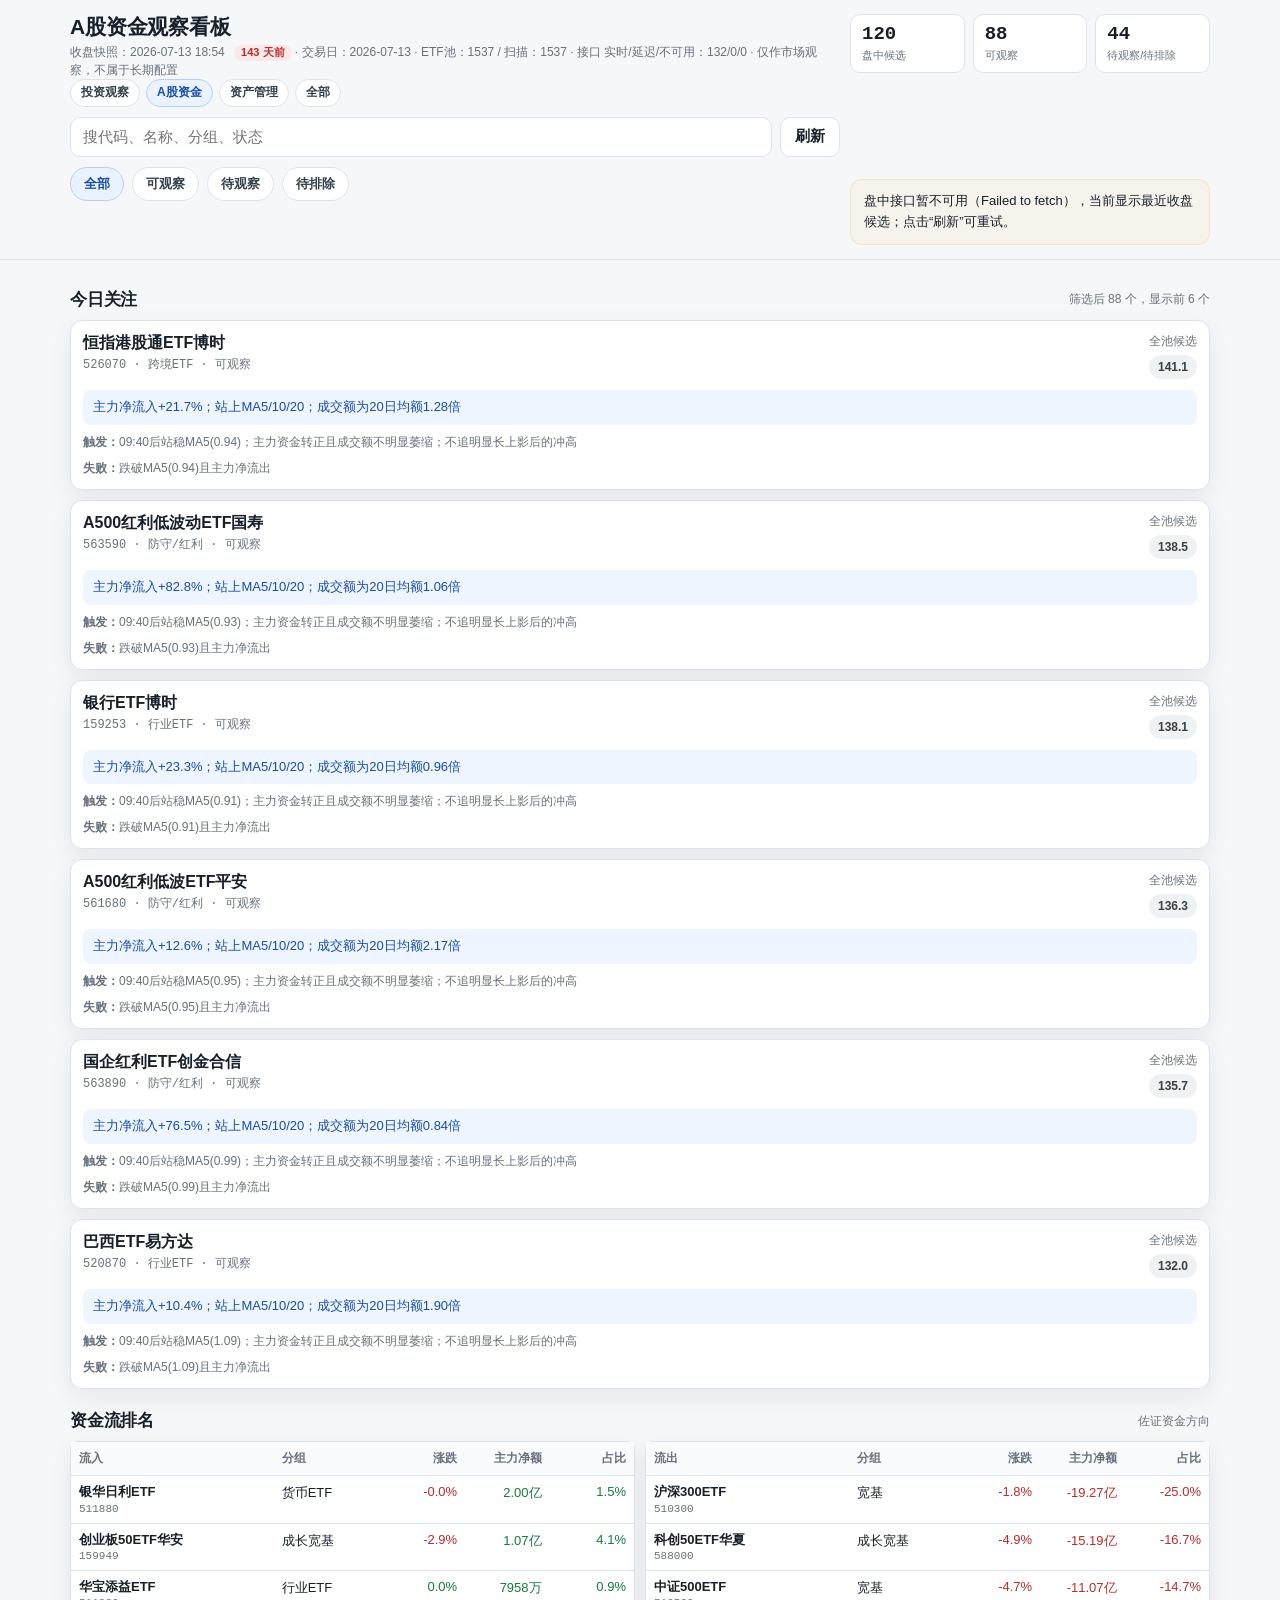
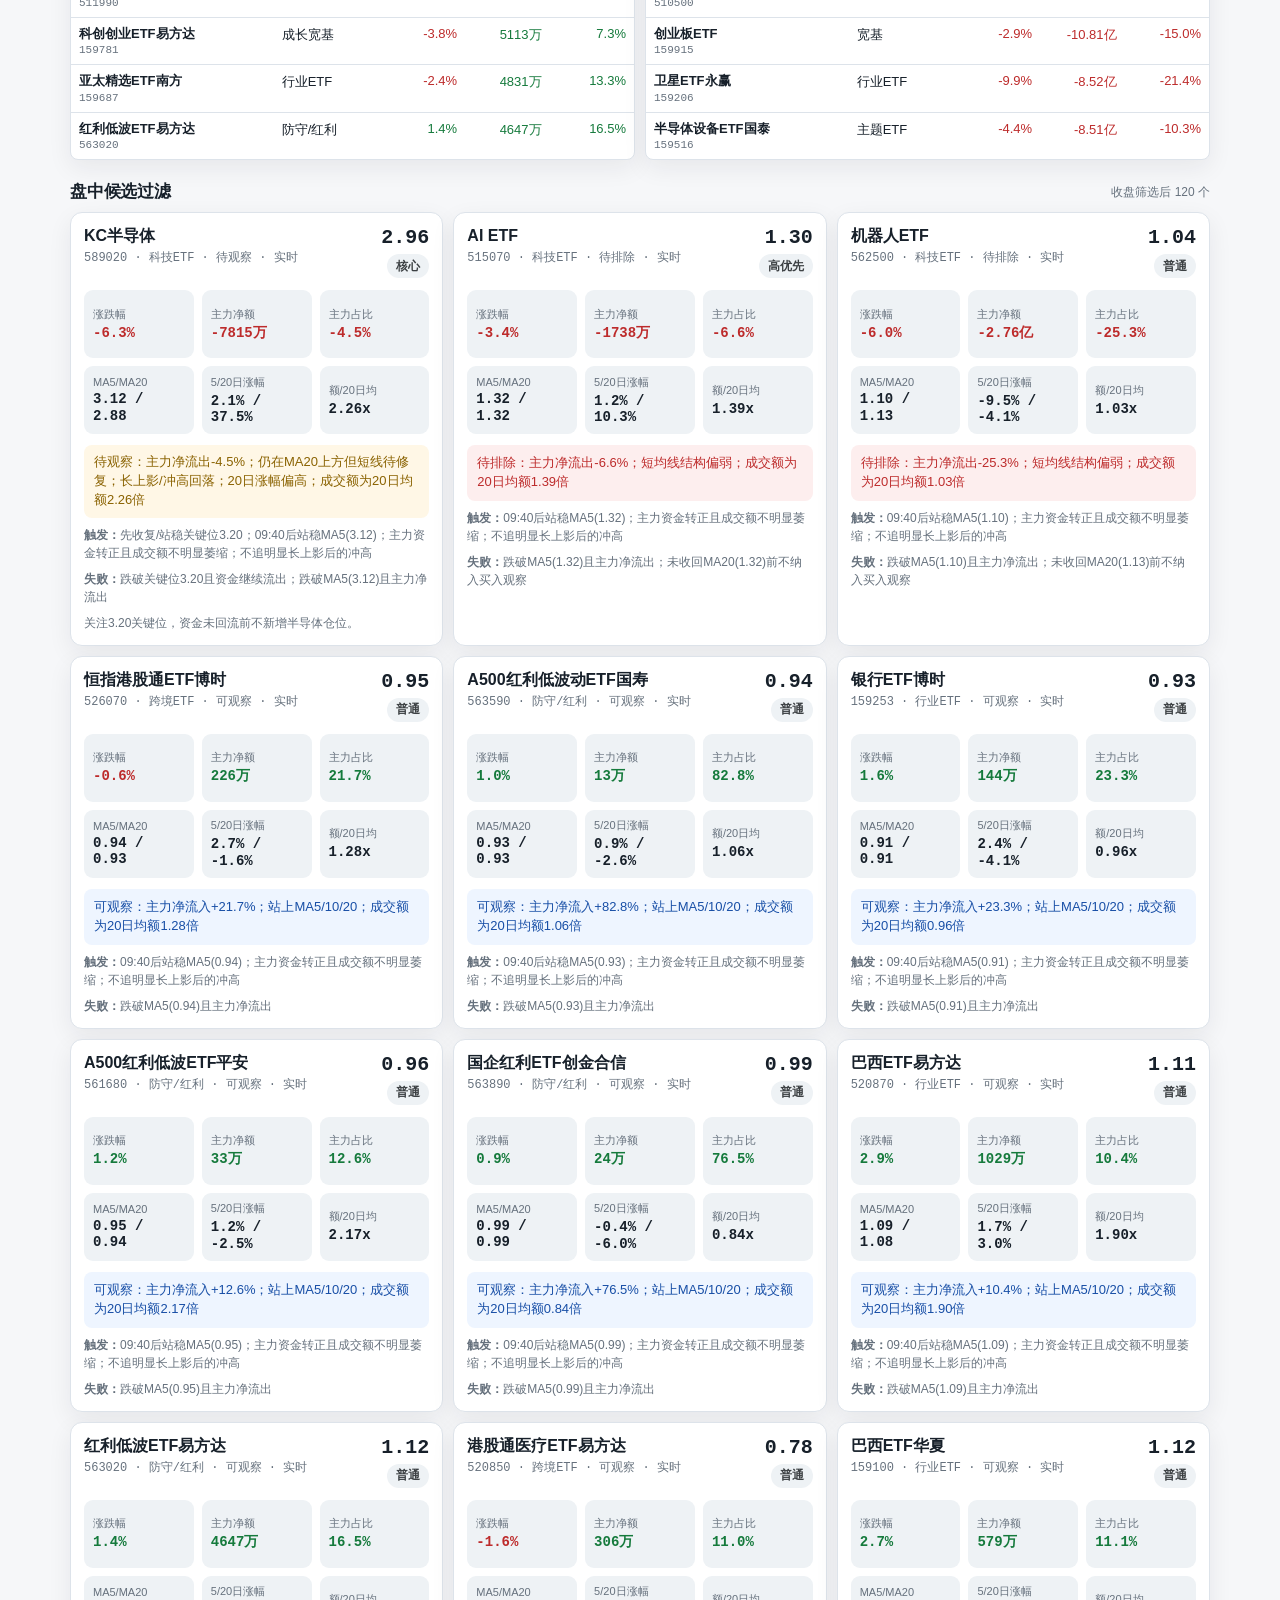
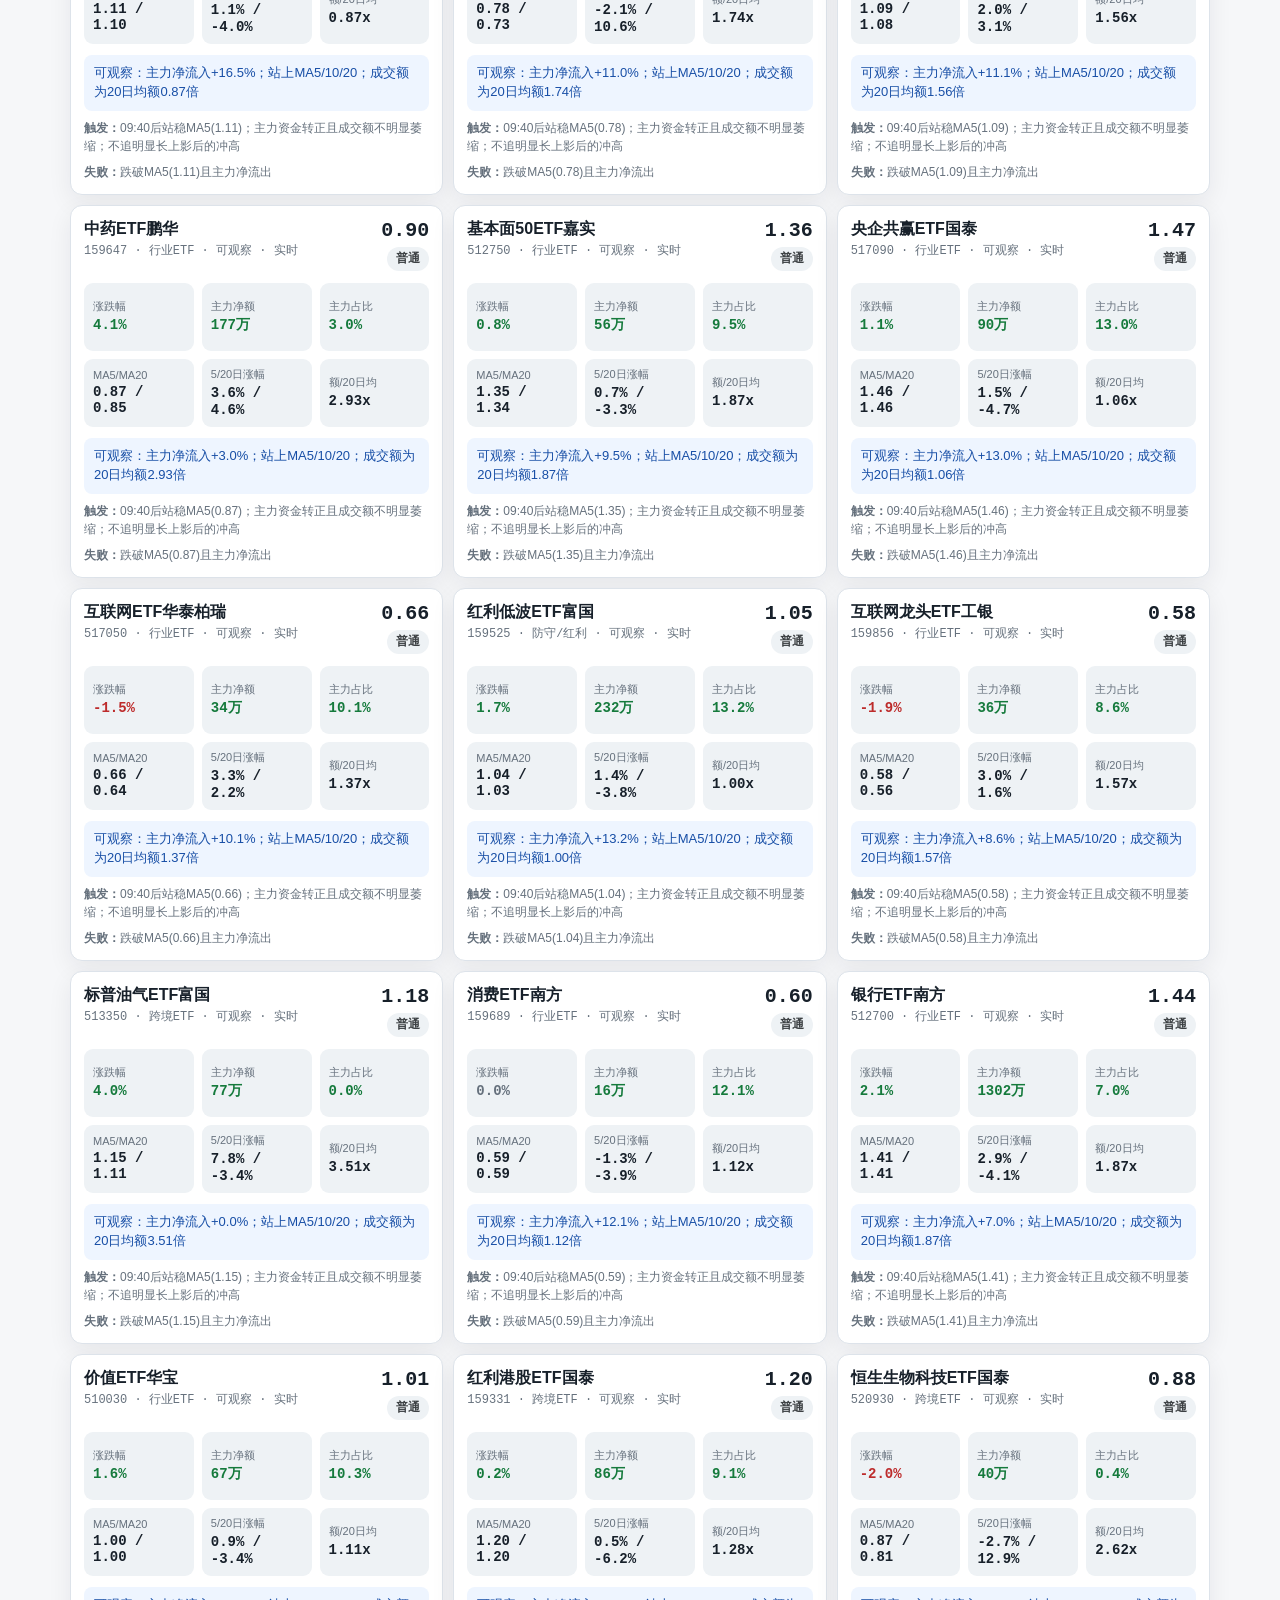
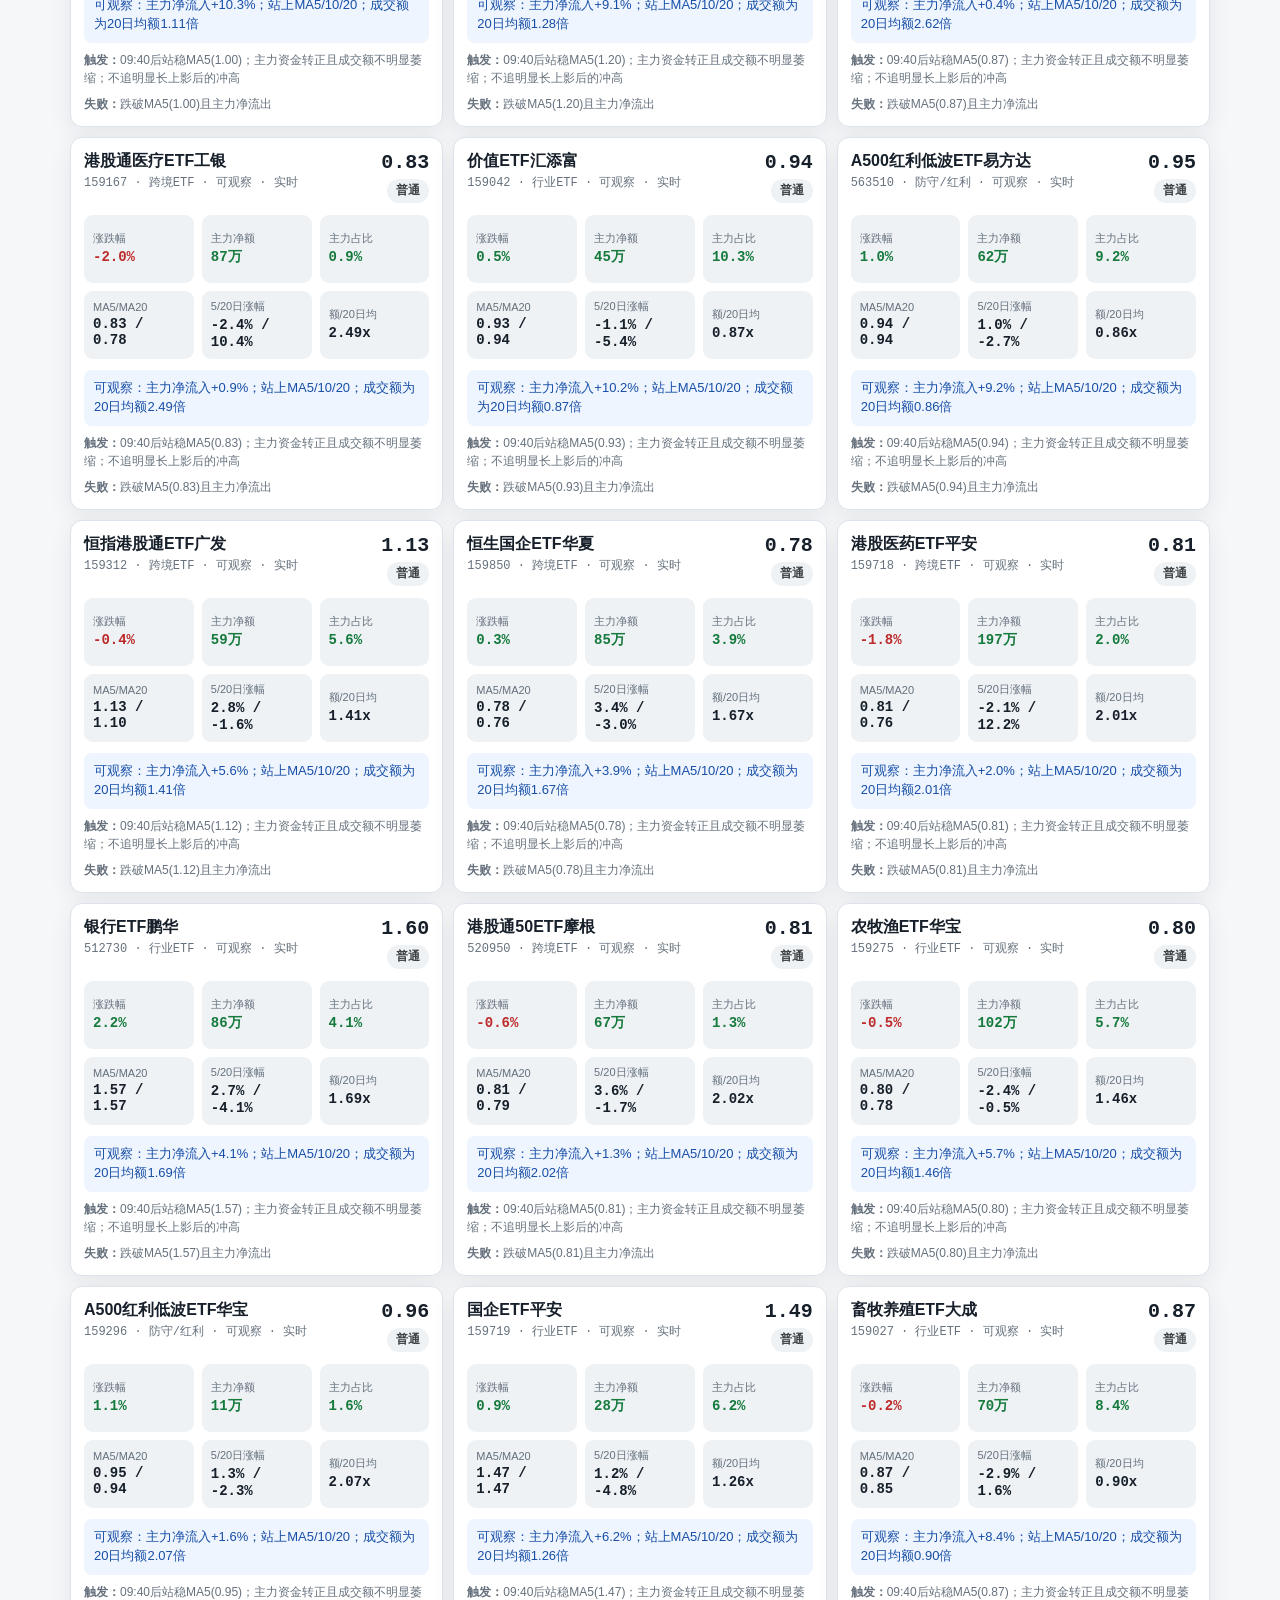
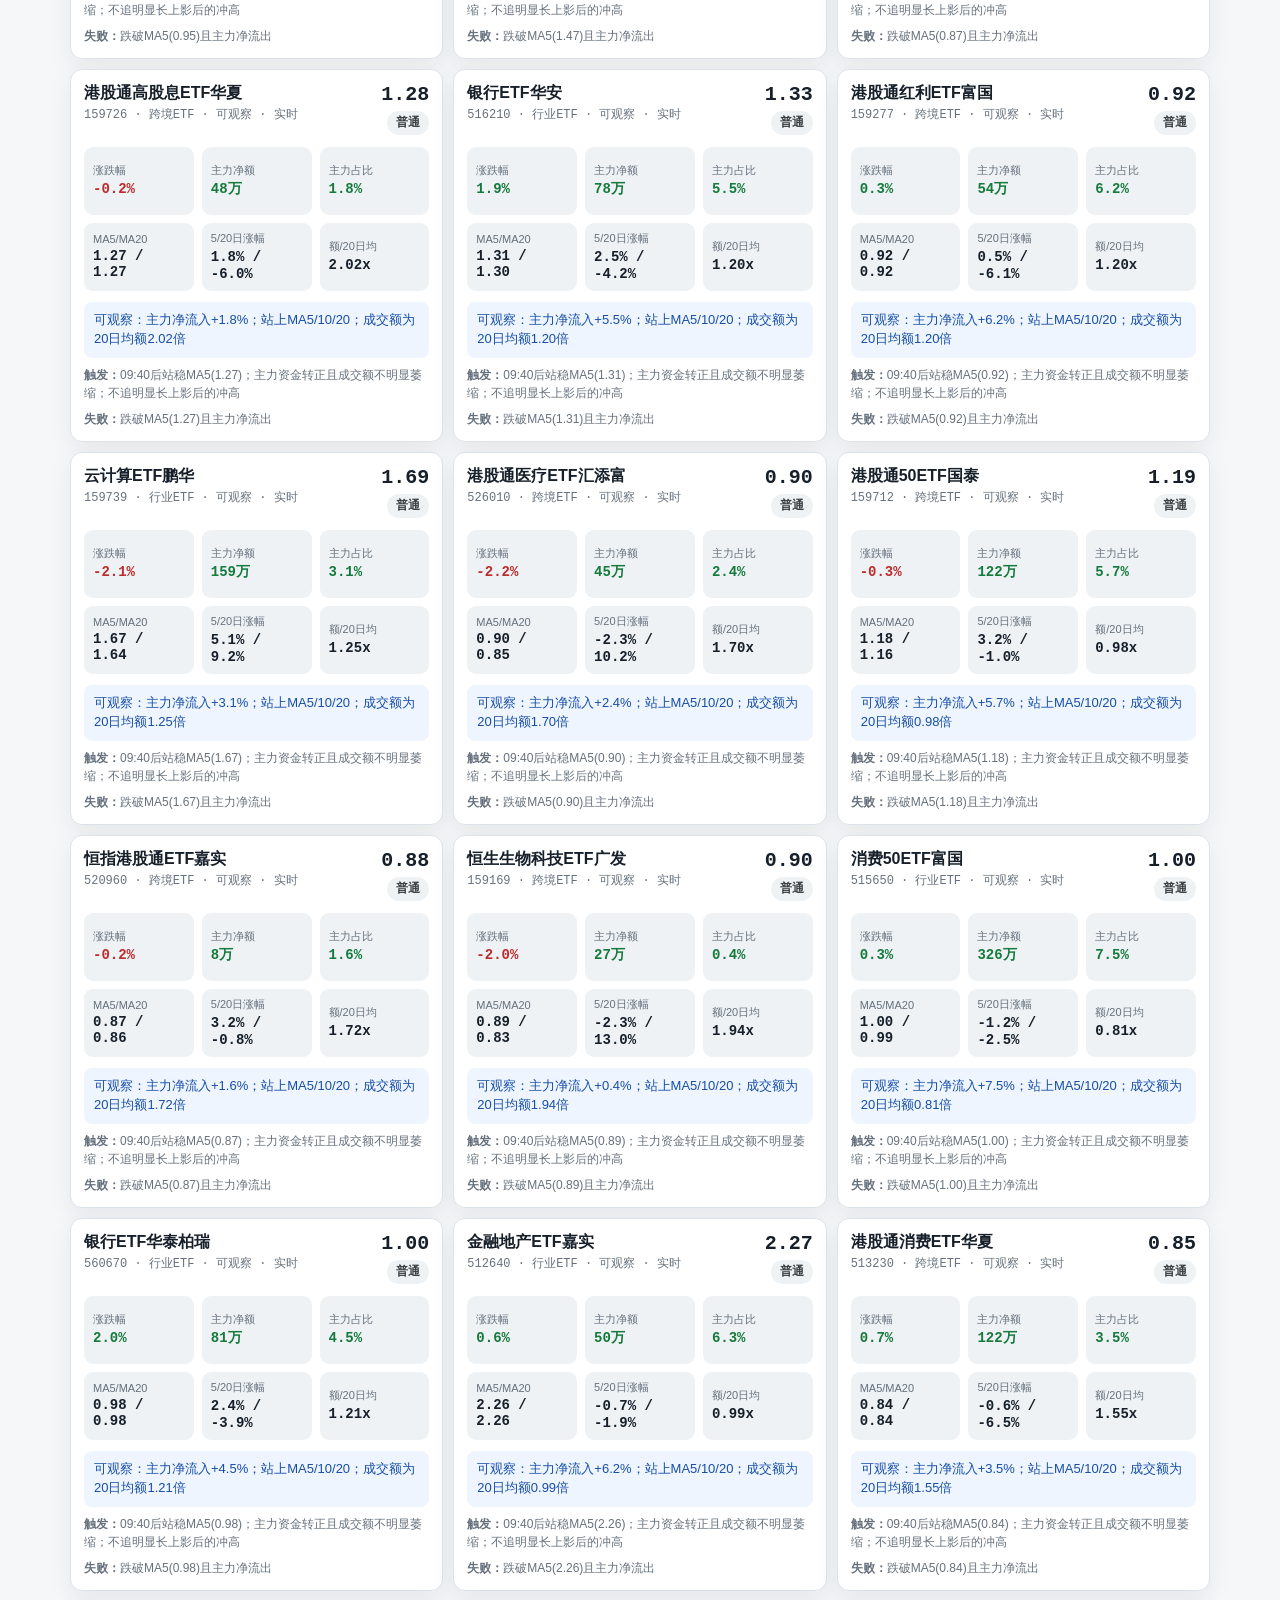
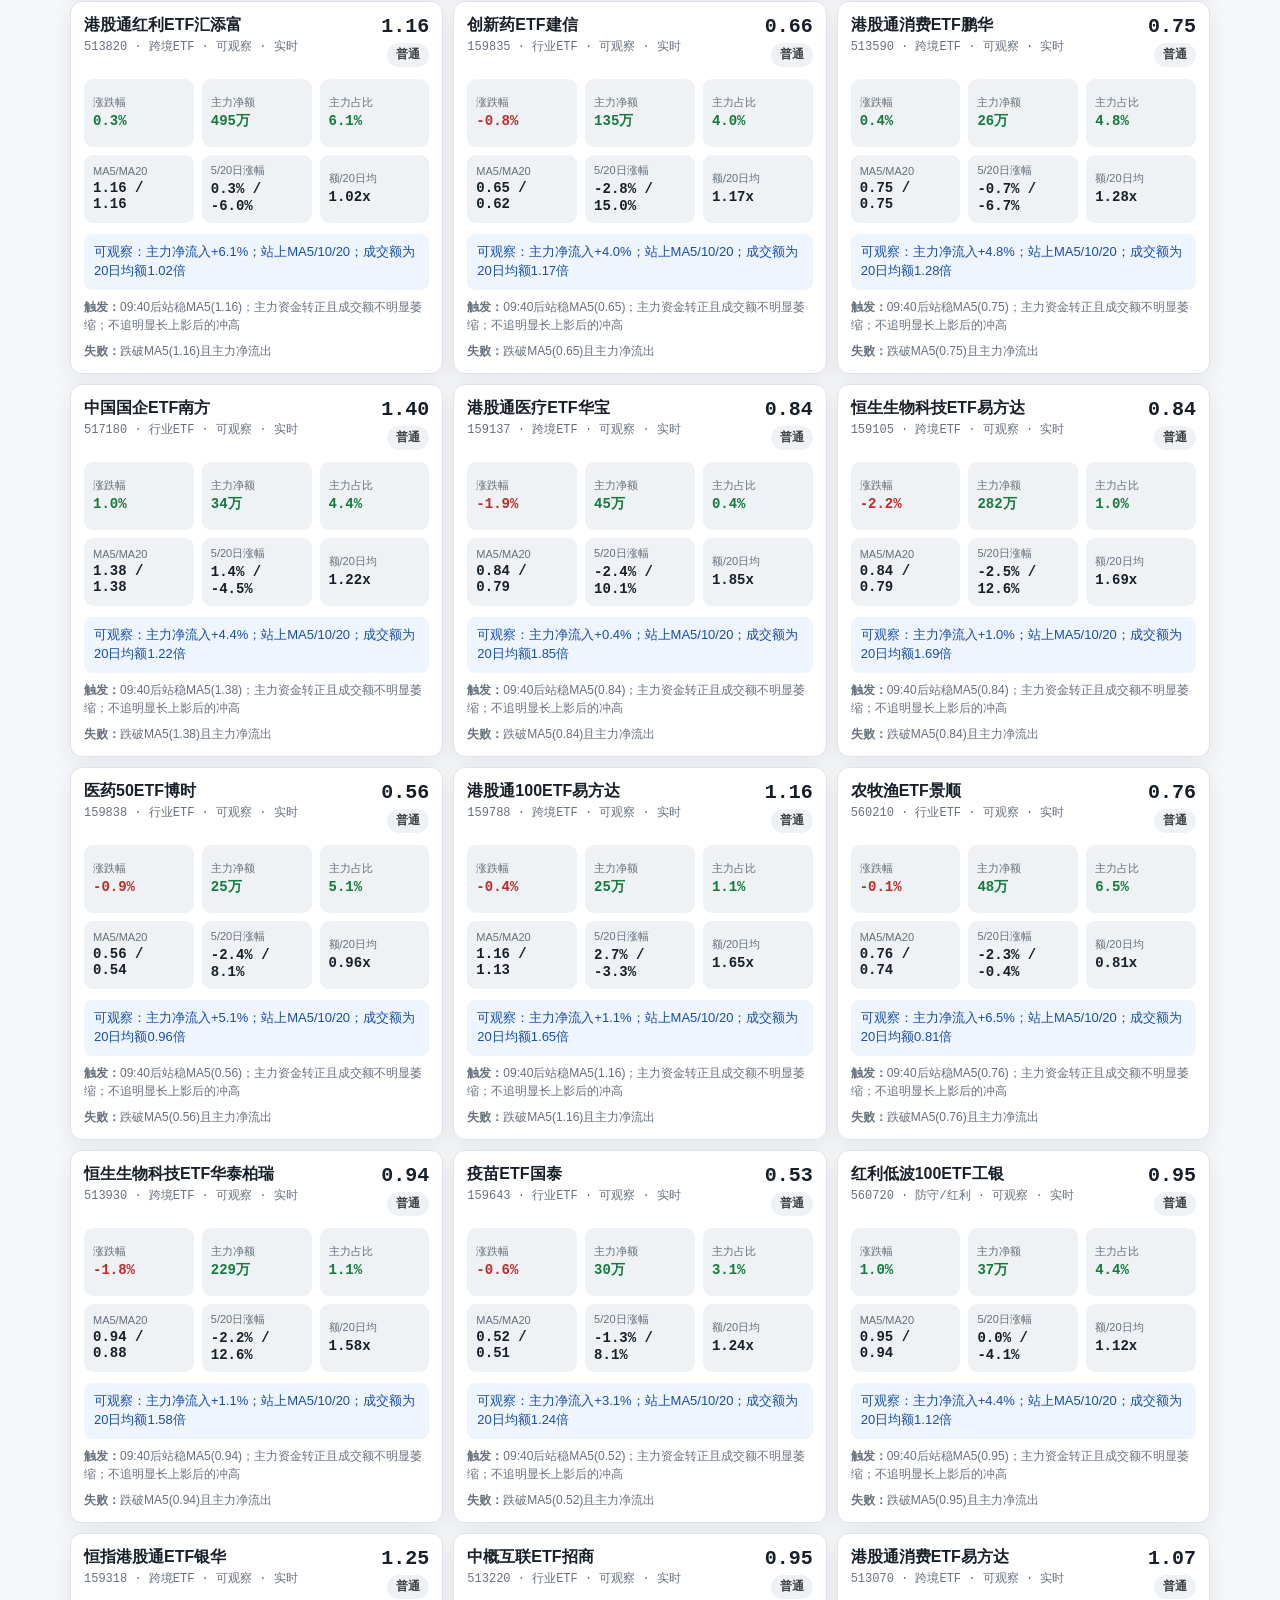
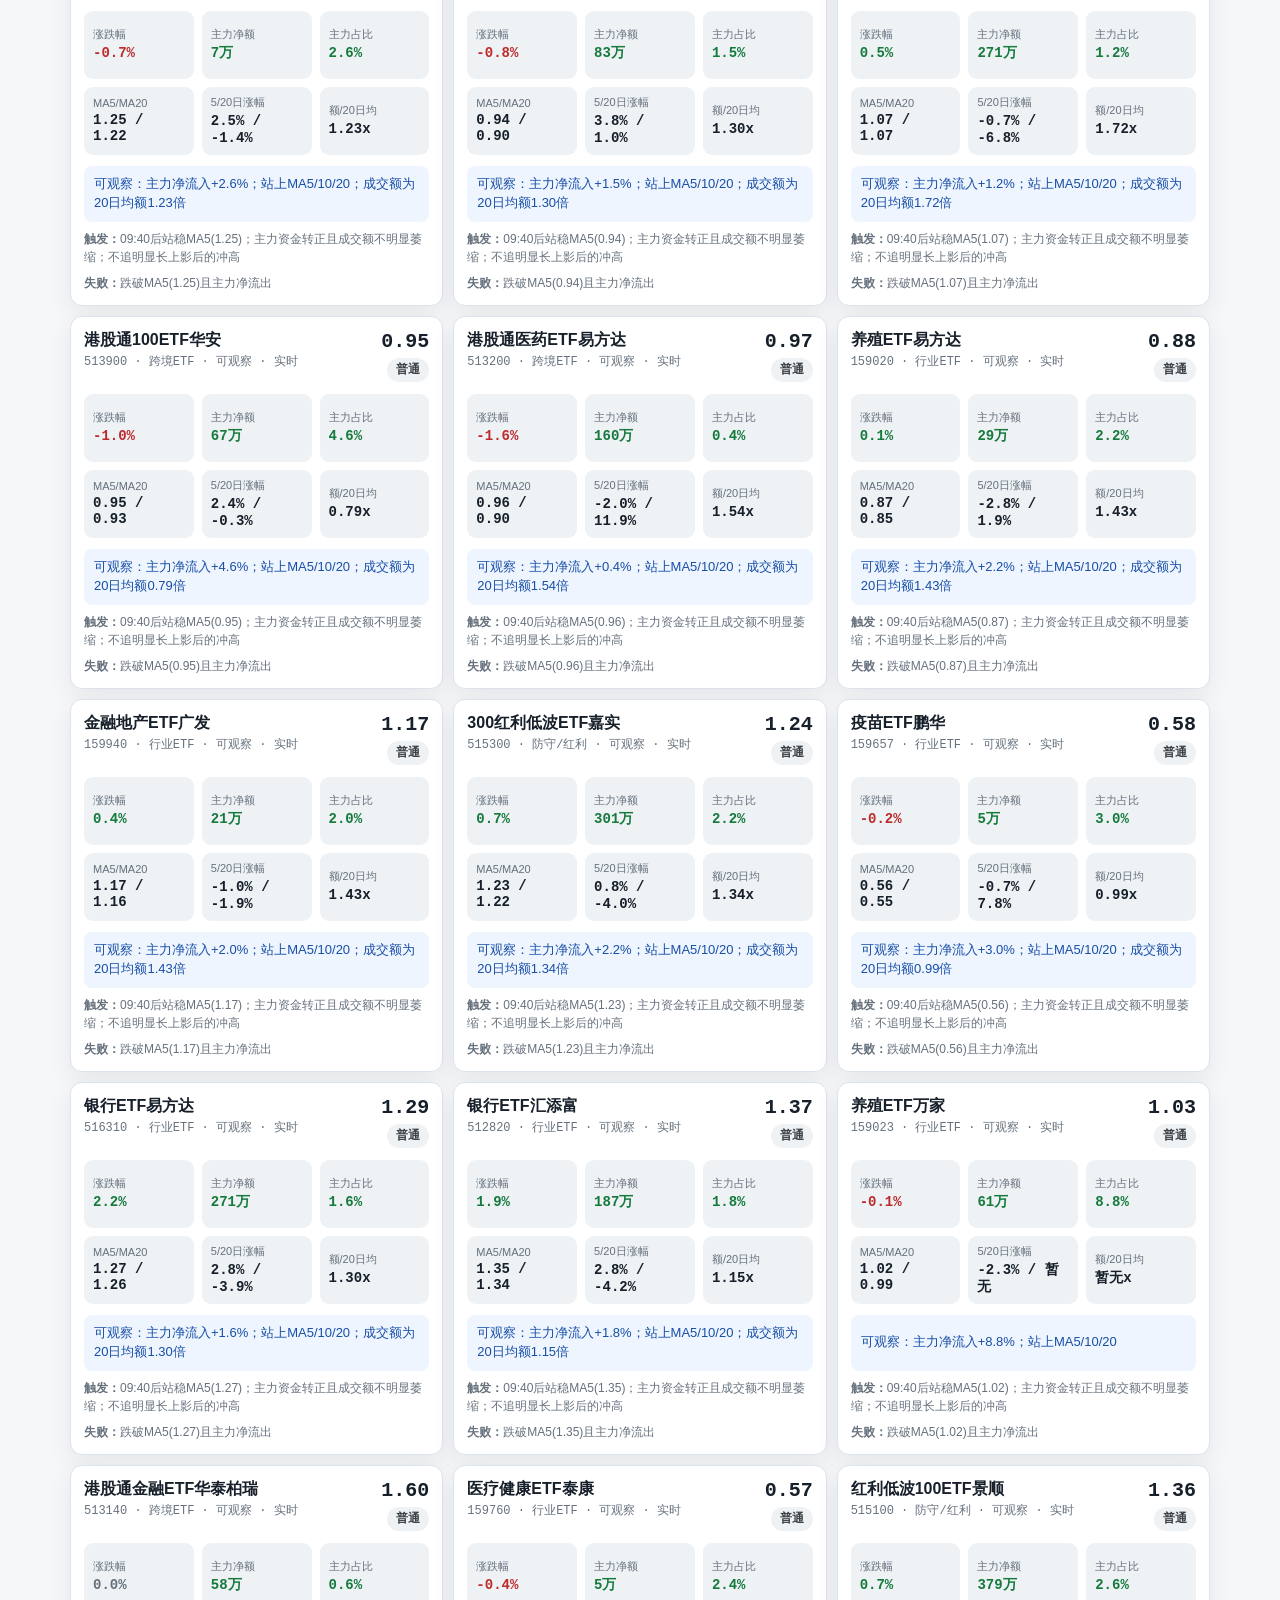
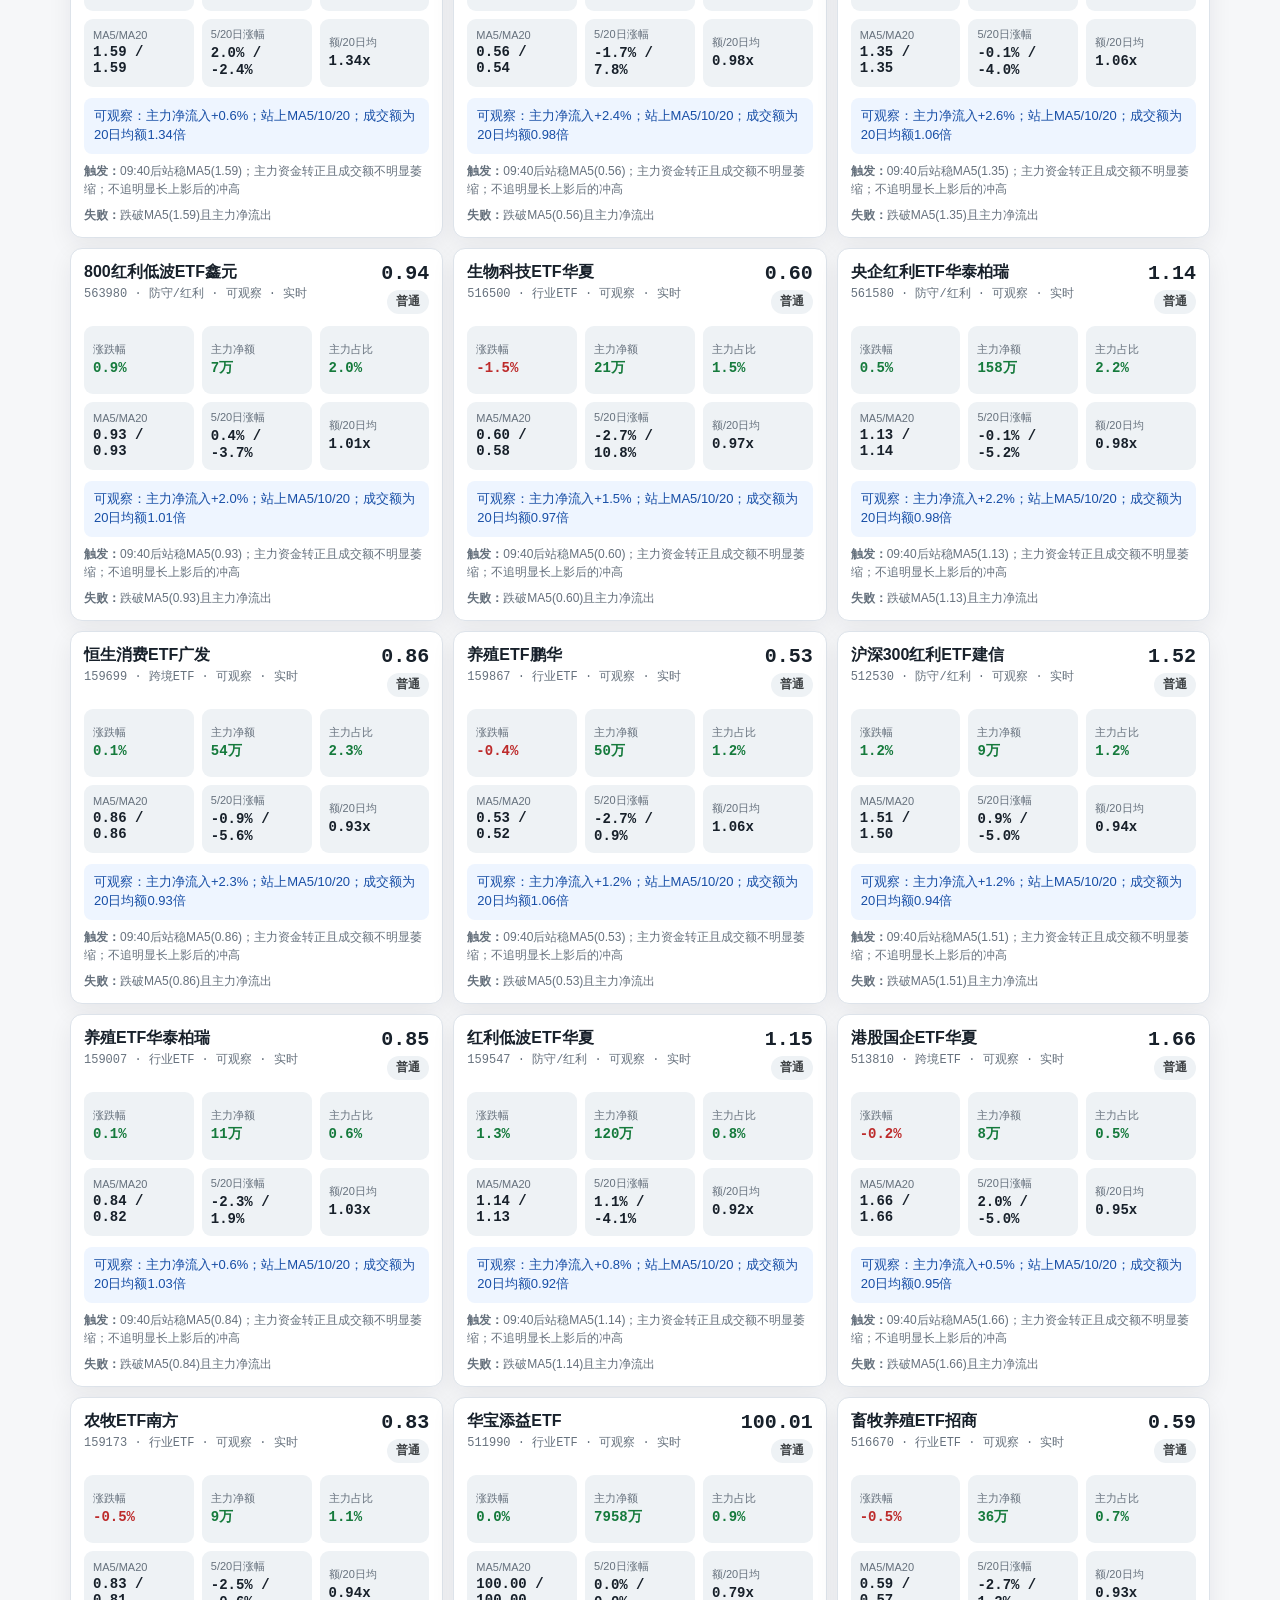
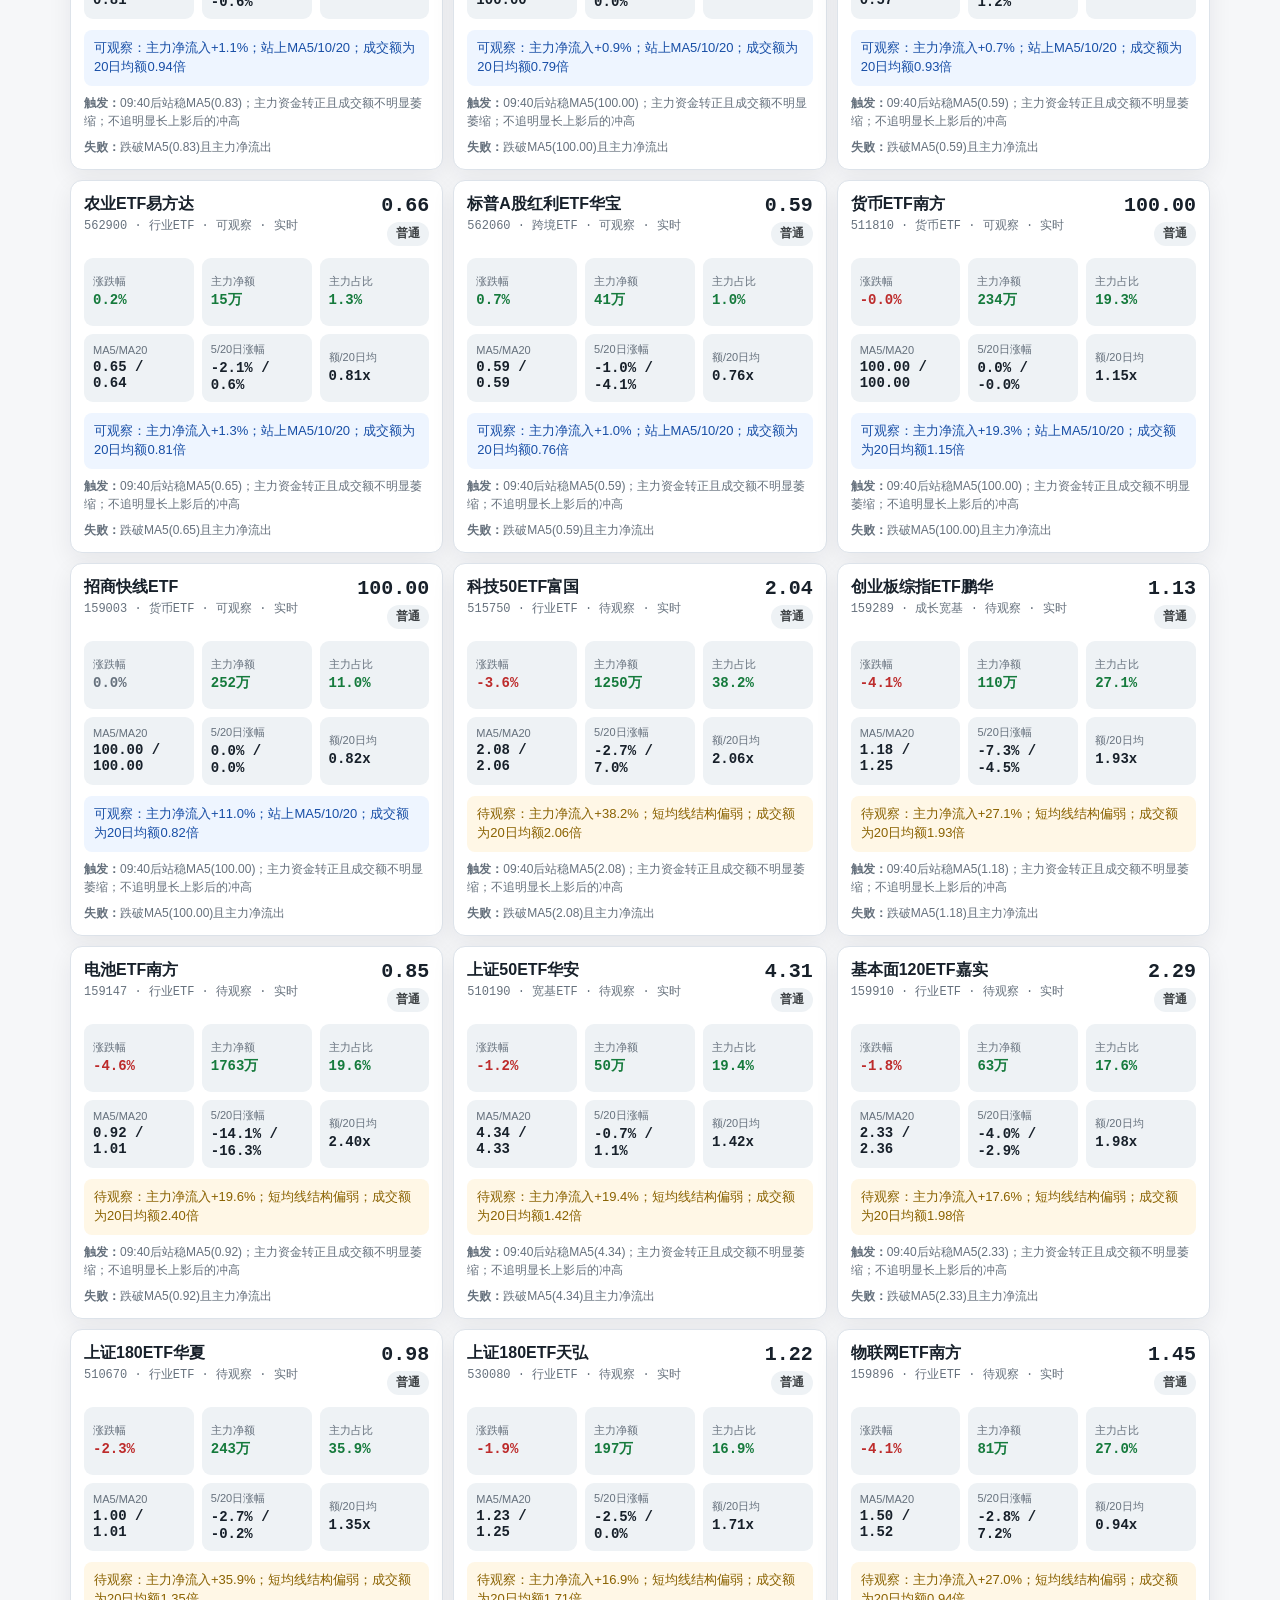
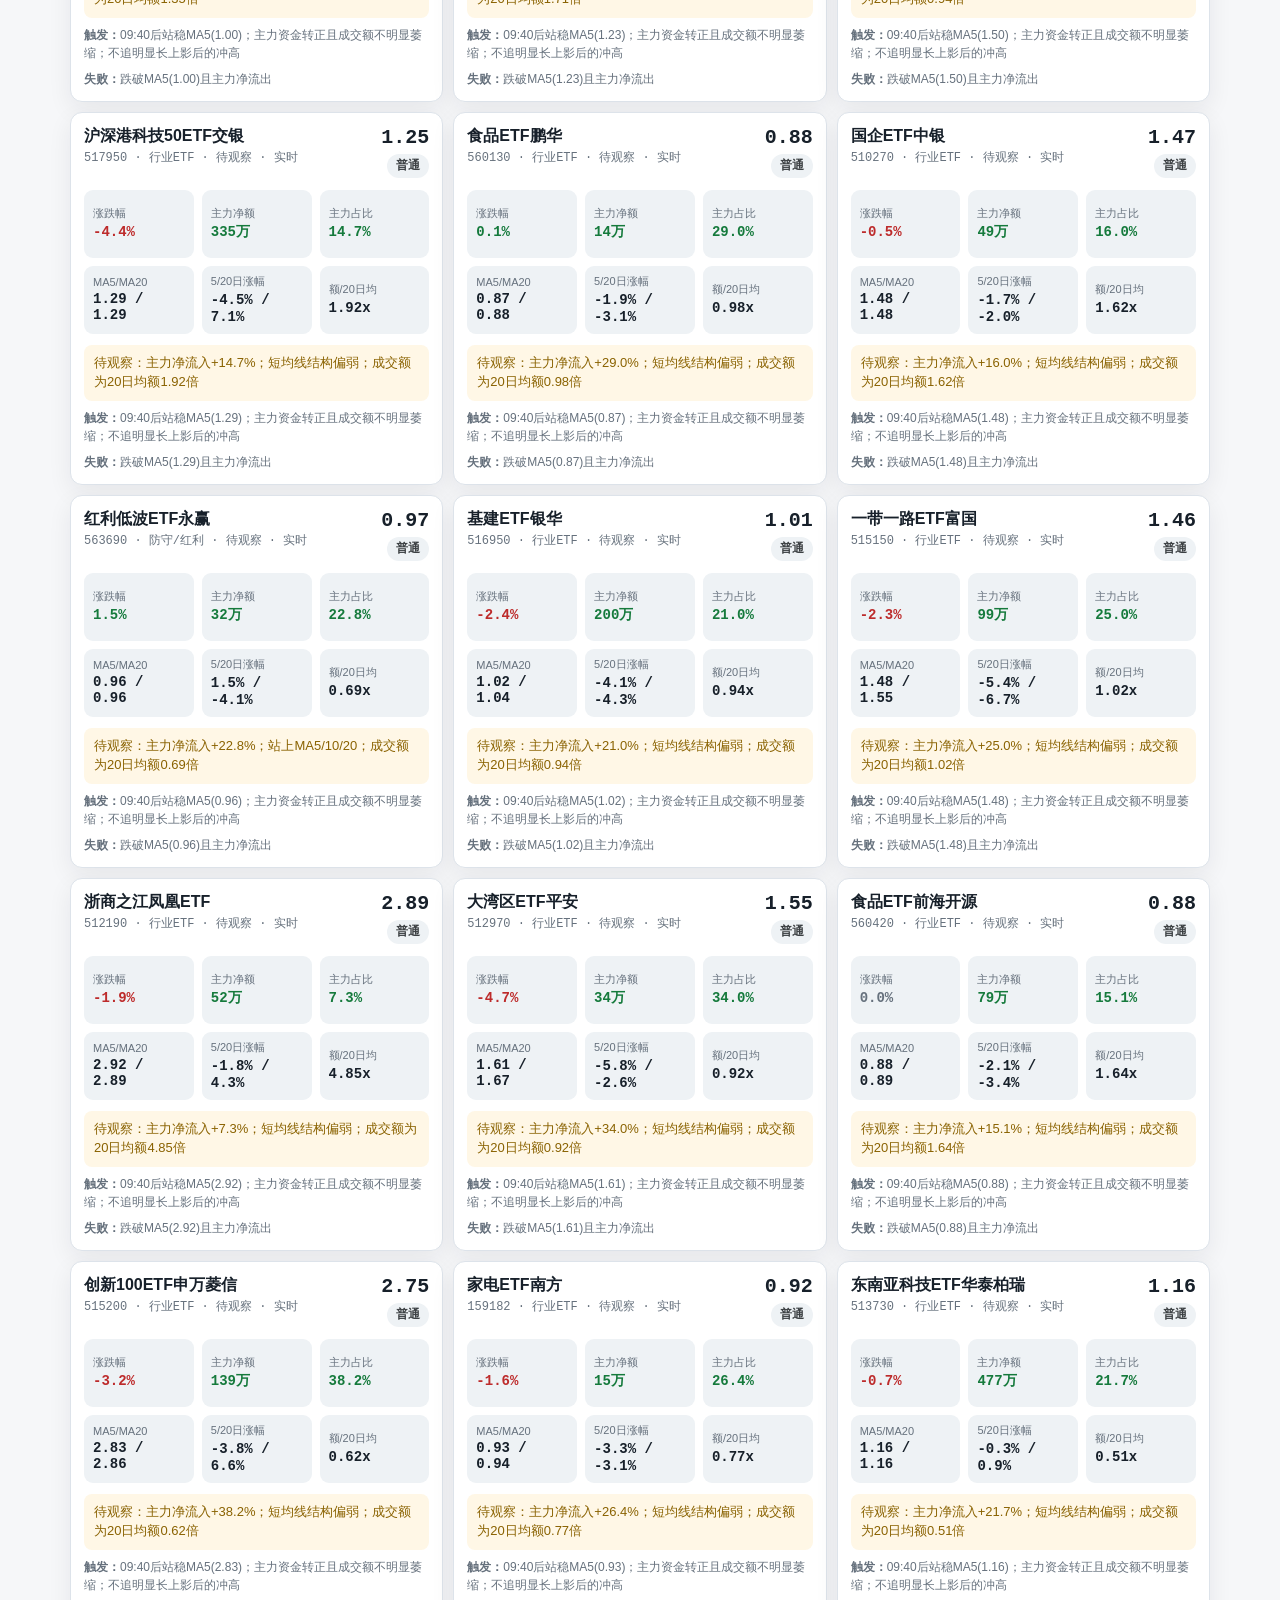
<file: dashboards/short-flow/index.html>
<!doctype html>
<html lang="zh-CN">
<head>
  <meta charset="utf-8">
  <meta name="viewport" content="width=device-width, initial-scale=1, viewport-fit=cover">
  <title>A股资金观察看板</title>
  <link rel="stylesheet" href="../shared/tokens.css">
  <style>
    main.wrap { padding-bottom: 82px; }
    section {
      scroll-margin-top: 178px;
      margin: 16px 0 22px;
    }
    .section-head {
      display: flex;
      align-items: center;
      justify-content: space-between;
      gap: 12px;
      margin-bottom: 10px;
      flex-wrap: wrap;
    }
    .grid {
      display: grid;
      gap: 10px;
    }
    .rank-grid {
      display: grid;
      gap: 10px;
    }
    .card { min-height: 214px; }
    .metric { height: 68px; }
    .signal { min-height: 56px; }
    .signal.wait {
      background: #fff7e6;
      color: var(--amber);
    }
    .signal.exclude {
      background: #fdeeee;
      color: var(--red);
    }
    .plan {
      margin-top: 8px;
      color: var(--muted);
      font-size: 12px;
      line-height: 1.5;
      overflow-wrap: anywhere;
    }
    .attention-grid {
      display: grid;
      gap: 10px;
    }
    .attention-card {
      min-height: 0;
      padding: 12px;
    }
    .attention-head {
      display: flex;
      align-items: flex-start;
      justify-content: space-between;
      gap: 10px;
    }
    .attention-source {
      color: var(--muted);
      font-size: 12px;
      white-space: nowrap;
    }
    .attention-card .signal {
      min-height: 0;
      align-items: flex-start;
    }
    .intraday-strip {
      margin-top: 12px;
      padding: 11px 13px;
      border: 1px solid rgba(67, 211, 146, .28);
      border-radius: 12px;
      background: rgba(67, 211, 146, .08);
      color: var(--text);
      font-size: 13px;
      line-height: 1.6;
    }
    .intraday-strip.stale {
      border-color: rgba(255, 190, 92, .28);
      background: rgba(255, 190, 92, .08);
    }
    .etf-overview {
      display: grid;
      gap: 12px;
      margin-bottom: 10px;
    }
    .etf-strip {
      display: grid;
      grid-template-columns: repeat(2, minmax(0, 1fr));
      gap: 8px;
    }
    .etf-mini {
      min-width: 0;
      min-height: 58px;
      padding: 9px;
      border: 1px solid var(--line);
      border-radius: 8px;
      background: var(--panel);
      display: flex;
      flex-direction: column;
      justify-content: center;
    }
    .etf-mini span {
      display: block;
      color: var(--muted);
      font-size: 11px;
      white-space: nowrap;
    }
    .etf-mini b {
      display: block;
      margin-top: 3px;
      font-size: 15px;
      line-height: 1.2;
      overflow-wrap: anywhere;
    }
    .table-wrap {
      overflow-x: visible;
      border: 1px solid var(--line);
      border-radius: 8px;
      background: var(--panel);
      box-shadow: var(--shadow);
    }
    table {
      width: 100%;
      border-collapse: collapse;
      min-width: 0;
      table-layout: fixed;
      font-size: 13px;
    }
    th, td {
      padding: 9px 10px;
      border-bottom: 1px solid var(--line);
      text-align: right;
      white-space: normal;
      overflow-wrap: anywhere;
    }
    th:first-child, td:first-child,
    th:nth-child(2), td:nth-child(2) {
      text-align: left;
    }
    th {
      color: var(--muted);
      font-size: 12px;
      font-weight: 700;
      background: #fafbfc;
    }
    tr:last-child td { border-bottom: 0; }
    .rank-table th, .rank-table td {
      padding: 8px 8px;
      vertical-align: top;
    }
    .rank-table th:first-child, .rank-table td:first-child { width: 36%; }
    .rank-table th:nth-child(2), .rank-table td:nth-child(2) { width: 19%; }
    .rank-name {
      display: block;
      color: var(--text);
      font-weight: 650;
      line-height: 1.25;
    }
    .rank-code {
      display: block;
      margin-top: 2px;
      color: var(--muted);
      font-family: var(--mono);
      font-size: 11px;
    }
    .bottom-nav { --nav-cols: 6; }
    @media (min-width: 820px) {
      .wrap { padding-left: 20px; padding-right: 20px; }
      .hero { grid-template-columns: minmax(0, 1fr) 360px; align-items: start; }
      .summary { grid-column: 2; grid-row: 1 / span 2; }
      .grid { grid-template-columns: repeat(2, minmax(0, 1fr)); }
      .rank-grid { grid-template-columns: repeat(2, minmax(0, 1fr)); }
      .etf-strip { grid-template-columns: repeat(4, minmax(0, 1fr)); }
      .bottom-nav { display: none; }
      main.wrap { padding-bottom: 28px; }
    }
    @media (min-width: 1180px) {
      .grid { grid-template-columns: repeat(3, minmax(0, 1fr)); }
    }
    @media (max-width: 370px) {
      h1 { font-size: 20px; }
      .summary, .metrics { grid-template-columns: 1fr; }
      .price { font-size: 18px; }
    }
    @media (max-width: 520px) {
      .section-head { align-items: flex-start; }
      .hint { white-space: normal; }
      .rank-table { font-size: 12px; }
      .rank-table th, .rank-table td { padding: 7px 6px; }
      .rank-table th:first-child, .rank-table td:first-child { width: 34%; }
      .rank-table th:nth-child(2), .rank-table td:nth-child(2) { width: 18%; }
    }
  </style>
  <script src="../shared/api-client.js"></script>
  <script src="../shared/format.js"></script>
  <script src="../shared/intraday-etf.js"></script>
</head>
<body>
  <header>
    <div class="wrap hero">
      <div>
        <h1>A股资金观察看板</h1>
        <div id="meta" class="meta">等待数据</div>
        <nav class="switcher" aria-label="看板切换">
          <a href="../index-decision/">投资观察</a>
          <a class="current" href="./" aria-current="page">A股资金</a>
          <a href="../asset-management/">资产管理</a>
          <a href="../../">全部</a>
        </nav>
      </div>
      <div class="summary" aria-label="摘要">
        <div class="summary-card"><b id="marketCount">-</b><span>盘中候选</span></div>
        <div class="summary-card"><b id="focusCount">-</b><span>可观察</span></div>
        <div class="summary-card"><b id="waitCount">-</b><span>待观察/待排除</span></div>
      </div>
      <div class="toolbar">
        <input id="search" type="search" placeholder="搜代码、名称、分组、状态">
        <button id="reload" type="button">刷新</button>
      </div>
      <nav id="chips" class="chips" aria-label="快速筛选"></nav>
      <div id="intradayStatus" class="intraday-strip stale">正在连接盘中候选行情；不可用时自动保留最近收盘快照。</div>
    </div>
  </header>

  <main class="wrap">
    <section id="filter-empty" style="display:none">
      <div class="empty">请选择一个筛选，或点击“全部”查看所有内容。</div>
    </section>

    <section id="focus-section">
      <div class="section-head">
        <h2 id="focusTitle">今日关注</h2>
        <span id="focusHint" class="hint">优先处理可观察</span>
      </div>
      <div id="focusPanel" class="attention-grid"></div>
    </section>

    <section id="rank-section">
      <div class="section-head">
        <h2>资金流排名</h2>
        <span class="hint">佐证资金方向</span>
      </div>
      <div class="rank-grid">
        <div class="table-wrap">
          <table class="rank-table">
            <thead><tr><th>流入</th><th>分组</th><th>涨跌</th><th>主力净额</th><th>占比</th></tr></thead>
            <tbody id="inflowRows"></tbody>
          </table>
        </div>
        <div class="table-wrap">
          <table class="rank-table">
            <thead><tr><th>流出</th><th>分组</th><th>涨跌</th><th>主力净额</th><th>占比</th></tr></thead>
            <tbody id="outflowRows"></tbody>
          </table>
        </div>
      </div>
    </section>

    <section id="watch-section">
      <div class="section-head">
        <h2>盘中候选过滤</h2>
        <span id="watchHint" class="hint">筛选后 - 个</span>
      </div>
      <div id="watchSignals" class="grid"></div>
    </section>

    <section id="market-section">
      <div class="section-head">
        <h2>手工置顶/板块</h2>
        <span id="marketHint" class="hint">完整明细</span>
      </div>
      <div id="marketFlow" class="grid"></div>
    </section>

    <section id="backtest-section">
      <div class="section-head">
        <h2>信号回测</h2>
        <span id="backtestHint" class="hint">验证策略有效性</span>
      </div>
      <div id="backtestPanel" class="empty">等待回测数据</div>
    </section>

    <section id="gaps-section">
      <div class="section-head">
        <h2>数据缺口</h2>
        <span class="hint">不假装完整</span>
      </div>
      <div id="gaps" class="empty">暂无数据</div>
    </section>
  </main>

  <nav class="bottom-nav" aria-label="页面导航">
    <a href="#focus-section" class="active">关注</a>
    <a href="#rank-section">排名</a>
    <a href="#watch-section">观察</a>
    <a href="#market-section">资金</a>
    <a href="#backtest-section">回测</a>
    <a href="#gaps-section">缺口</a>
  </nav>
  <script>
    const state = {
      data: null,
      etf: null,
      intraday: null,
      intradayError: "",
      intradayLoading: false,
      intradayTimer: null,
      showAll: true,
      filters: new Set()
    };
    const { safe, fmt, pct, cls, money, decisionLabel, dataStatusLabel, priorityLabel, regimeLabel } = DashFmt;
    const statusClass = status => status === "Focus watch" ? "" : status === "Exclude for now" ? "exclude" : "wait";
    const statusFilters = ["Focus watch", "Wait for strength", "Exclude for now"];
    const statusFilterLabels = {
      "Focus watch": "可观察",
      "Wait for strength": "待观察",
      "Exclude for now": "待排除"
    };
    async function loadEtfReport() {
      try {
        state.etf = await DashboardApi.fetchLatest("etf-pool", "etf_pool_latest.json");
      } catch {
        state.etf = null;
      }
    }

    async function loadData() {
      state.data = await DashboardApi.fetchLatest("short-flow", "dashboard_latest.json");
      await loadEtfReport();
      render();
      await loadIntraday();
    }

    function candidateRows() {
      return state.intraday?.rows?.length ? state.intraday.rows : (state.data?.watch_signals || []);
    }

    function allRows() {
      return [...(state.data?.market_flow || []), ...candidateRows()];
    }

    function clearIntradayTimer() {
      if (state.intradayTimer) clearTimeout(state.intradayTimer);
      state.intradayTimer = null;
    }

    function scheduleIntradayRefresh() {
      clearIntradayTimer();
      const seconds = Number(state.intraday?.refresh_seconds || 0);
      if (!seconds || document.hidden) return;
      state.intradayTimer = setTimeout(() => loadIntraday(), Math.max(180, seconds) * 1000);
    }

    async function loadIntraday() {
      if (state.intradayLoading) return;
      state.intradayLoading = true;
      try {
        const payload = await IntradayETF.build(state.data || {});
        if (!Array.isArray(payload.rows) || !payload.rows.length) throw new Error("盘中候选为空");
        state.intraday = payload;
        state.intradayError = "";
      } catch (error) {
        state.intradayError = error.message || "盘中行情暂不可用";
      } finally {
        state.intradayLoading = false;
        render();
        scheduleIntradayRefresh();
      }
    }

    function textMatches(row) {
      const query = document.getElementById("search").value.trim().toLowerCase();
      if (!query) return true;
      const text = `${row.code} ${row.display_name || row.name} ${row.name} ${row.group} ${decisionLabel(row.status)} ${row.category} ${row.reason}`.toLowerCase();
      return text.includes(query);
    }

    function selectedStatuses() {
      return statusFilters.filter(status => state.filters.has(status));
    }

    function statusMatches(row) {
      const statuses = selectedStatuses();
      if (!statuses.length) return true;
      return statuses.some(status => {
        if (status === "Focus watch") return row.status === status || row._decision === "focus";
        if (status === "Wait for strength") return row.status === status || row._decision === "wait";
        if (status === "Exclude for now") return row.status === status || row._decision === "exclude";
        return false;
      });
    }

    function filterMatches(row) {
      if (!state.filters.size) return state.showAll;
      return statusMatches(row);
    }

    function filtered(rows) {
      return rows.filter(row => {
        return filterMatches(row) && textMatches(row);
      });
    }

    function setSectionVisible(id, visible) {
      const section = document.getElementById(id);
      if (section) section.style.display = visible ? "" : "none";
      const navLink = document.querySelector(`.bottom-nav a[href="#${id}"]`);
      if (navLink) navLink.style.display = visible ? "" : "none";
    }

    function updateSectionVisibility() {
      const showMain = state.showAll || filtered(allRows()).length > 0;
      setSectionVisible("filter-empty", !state.showAll && !state.filters.size);
      setSectionVisible("focus-section", state.showAll || !!state.filters.size);
      setSectionVisible("rank-section", showMain);
      setSectionVisible("watch-section", showMain);
      setSectionVisible("market-section", showMain);
      setSectionVisible("backtest-section", state.showAll);
      setSectionVisible("gaps-section", state.showAll);
    }

    function renderSummary() {
      const rows = allRows();
      const counts = Object.fromEntries(statusFilters.map(status => [
        status,
        rows.filter(row => row.status === status).length
      ]));
      const scope = state.data?.scan_scope || {};
      document.getElementById("marketCount").textContent = state.intraday?.candidate_count ?? candidateRows().length;
      document.getElementById("focusCount").textContent = counts["Focus watch"] ?? 0;
      document.getElementById("waitCount").textContent = (counts["Wait for strength"] ?? 0) + (counts["Exclude for now"] ?? 0);
      const source = state.data?.source_status || {};
      const rel = DashFmt.relativeTime(state.data?.asof);
      const badge = rel.text ? ` <span class="freshness ${rel.level === "fresh" ? "" : safe(rel.level)}">${safe(rel.text)}</span>` : "";
      const scanText = scope.universe_count ? ` · ETF池：${scope.universe_count} / 扫描：${scope.scanned_count || 0}` : "";
      const liveText = state.intraday?.generated_at ? ` · 盘中行情：${safe(state.intraday.generated_at)}（${safe(state.intraday.phase?.label || "观察")}）` : "";
      document.getElementById("meta").innerHTML = `收盘快照：${safe(state.data?.asof || "暂无")}${badge} · 交易日：${safe(state.data?.trade_date || "暂无")}${liveText}${scanText} · 接口 实时/延迟/不可用：${source.live_rows || 0}/${source.stale_rows || 0}/${source.unavailable_rows || 0} · 仅作市场观察，不属于长期配置`;
    }

    function renderIntradayStatus() {
      const box = document.getElementById("intradayStatus");
      const live = state.intraday;
      if (!live) {
        box.className = "intraday-strip stale";
        box.textContent = state.intradayError
          ? `盘中接口暂不可用（${state.intradayError}），当前显示最近收盘候选；点击“刷新”可重试。`
          : "正在连接盘中候选行情；不可用时自动保留最近收盘快照。";
        return;
      }
      const counts = live.status_counts || {};
      const delayed = Number(live.source_status?.delayed || 0) > 0;
      box.className = `intraday-strip${delayed ? " stale" : ""}`;
      box.textContent = `收盘全池 → 候选 ${live.candidate_count || 0} → 已更新 ${live.quote_count || 0} · 可观察 ${counts["Focus watch"] || 0} / 待观察 ${counts["Wait for strength"] || 0} / 待排除 ${counts["Exclude for now"] || 0} · ${live.phase?.label || "观察"} · ${live.generated_at}${live.refresh_seconds ? " · 每5分钟自动更新" : " · 非交易时段不轮询"}${delayed ? " · 部分行情为延迟源" : ""}${state.intradayError ? " · 最近一次刷新失败，保留上一版" : ""}`;
    }

    function renderChips() {
      const modes = ["all", ...statusFilters];
      const labels = { all: "全部", ...statusFilterLabels };
      const chips = document.getElementById("chips");
      chips.innerHTML = modes.map(mode =>
        `<button type="button" class="chip ${(mode === "all" ? state.showAll : state.filters.has(mode)) ? "active" : ""}" data-filter="${safe(mode)}">${safe(labels[mode] || mode)}</button>`
      ).join("");
    }

    function card(row) {
      const amountMetric = row.amount_pace_20 != null ? row.amount_pace_20 : row.amount_ratio_20;
      const amountLabel = row.amount_pace_20 != null ? "额速/20日均" : "额/20日均";
      return `
        <article class="card">
          <div class="top">
            <div>
              <div class="name">${safe(row.display_name || row.name || row.code)}</div>
              <div class="code">${safe(row.code)} · ${safe(row.group)} · ${safe(decisionLabel(row.status))} · ${safe(dataStatusLabel(row.data_status))}</div>
            </div>
            <div>
              <div class="price">${fmt(row.close)}</div>
              <div style="text-align:right;margin-top:5px"><span class="pill">${safe(priorityLabel(row.priority))}</span></div>
            </div>
          </div>
          <div class="metrics">
            <div class="metric"><span>涨跌幅</span><b class="${cls(row.pct)}">${pct(row.pct)}</b></div>
            <div class="metric"><span>主力净额</span><b class="${cls(row.main_net)}">${money(row.main_net)}</b></div>
            <div class="metric"><span>主力占比</span><b class="${cls(row.main_net_pct)}">${pct(row.main_net_pct)}</b></div>
            <div class="metric"><span>MA5/MA20</span><b>${fmt(row.ma5)} / ${fmt(row.ma20)}</b></div>
            <div class="metric"><span>5/20日涨幅</span><b>${pct(row.return_5d_pct)} / ${pct(row.return_20d_pct)}</b></div>
            <div class="metric"><span>${amountLabel}</span><b>${fmt(amountMetric, 2)}x</b></div>
          </div>
          <div class="signal ${statusClass(row.status)}">${safe(decisionLabel(row.status))}：${safe(row.reason || "等待数据")}</div>
          ${row.next_trigger ? `<div class="plan"><b>触发：</b>${safe(row.next_trigger)}</div>` : ""}
          ${row.failure ? `<div class="plan"><b>失败：</b>${safe(row.failure)}</div>` : ""}
          ${row.plan_note ? `<div class="reason">${safe(row.plan_note)}</div>` : ""}
        </article>
      `;
    }

    function rankRow(row) {
      return `
        <tr>
          <td><span class="rank-name">${safe(row.display_name || row.name || row.code)}</span><span class="rank-code">${safe(row.code)}</span></td>
          <td>${safe(row.group)}</td>
          <td class="${cls(row.pct)}">${pct(row.pct)}</td>
          <td class="${cls(row.main_net)}">${money(row.main_net)}</td>
          <td class="${cls(row.main_net_pct)}">${pct(row.main_net_pct)}</td>
        </tr>
      `;
    }

    function attentionRows() {
      const statuses = selectedStatuses();
      const targetStatuses = statuses.length ? statuses : ["Focus watch"];
      const mainRows = state.intraday?.rows?.length
        ? state.intraday.rows.map(row => ({ ...row, _section: "main", _source: "盘中候选" }))
        : [
        ...(state.data?.watch_signals || []).map(row => ({
          ...row,
          _section: "main",
          _source: String(row.source_pool || "").includes("watchlist") ? "手工置顶" : "全池候选"
        })),
        ...(state.data?.market_flow || []).map(row => ({ ...row, _section: "main", _source: "手工置顶" }))
        ];
      return mainRows
        .filter(row => targetStatuses.includes(row.status))
        .filter(row => filterMatches(row) && textMatches(row))
        .sort((a, b) => {
          const sourceRank = (a._source === "手工置顶" ? 0 : 1) - (b._source === "手工置顶" ? 0 : 1);
          return sourceRank || (b.score ?? 0) - (a.score ?? 0) || (b.main_net_pct ?? 0) - (a.main_net_pct ?? 0);
        });
    }

    function attentionCard(row) {
      const title = row.display_name || row.name || row.code;
      const value = row.score != null ? fmt(row.score, 1) : row.main_net_pct != null ? pct(row.main_net_pct) : "";
      const note = row.reason || row.trigger || row.next_trigger || "等待下一次确认";
      const trigger = row.next_trigger || row.trigger || "";
      const failure = row.failure || "";
      return `
        <article class="card attention-card">
          <div class="attention-head">
            <div>
              <div class="name">${safe(title)}</div>
              <div class="code">${safe(row.code)} · ${safe(row.group || row.category || "-")} · ${safe(decisionLabel(row.status))}</div>
            </div>
            <div>
              <div class="attention-source">${safe(row._source || "看板")}</div>
              ${value ? `<div style="text-align:right;margin-top:5px"><span class="pill">${safe(value)}</span></div>` : ""}
            </div>
          </div>
          <div class="signal ${statusClass(row.status)}">${safe(note)}</div>
          ${trigger ? `<div class="plan"><b>触发：</b>${safe(trigger)}</div>` : ""}
          ${failure ? `<div class="reason"><b>失败：</b>${safe(failure)}</div>` : ""}
        </article>
      `;
    }

    function renderAttention() {
      const rows = attentionRows();
      const statuses = selectedStatuses();
      const title = statuses.length ? `${statuses.map(status => statusFilterLabels[status]).join(" / ")}清单` : "今日关注";
      document.getElementById("focusTitle").textContent = title;
      document.getElementById("focusHint").textContent = rows.length > 6 ? `筛选后 ${rows.length} 个，显示前 6 个` : rows.length ? `筛选后 ${rows.length} 个` : "暂无匹配";
      document.getElementById("focusPanel").innerHTML = rows.length
        ? rows.slice(0, 6).map(attentionCard).join("")
        : '<div class="empty">当前筛选下没有需要优先关注的标的。可以点“待观察”看候选，或点“全部”复核全量。</div>';
    }

    function renderRanks() {
      const live = state.intraday?.rows?.length ? state.intraday.rows : null;
      const inflowSource = live ? [...live].sort((a, b) => (b.main_net ?? -Infinity) - (a.main_net ?? -Infinity)) : (state.data?.ranked_inflow || allRows());
      const outflowSource = live ? [...live].sort((a, b) => (a.main_net ?? Infinity) - (b.main_net ?? Infinity)) : (state.data?.ranked_outflow || allRows());
      const inflow = filtered(inflowSource, "main").slice(0, 6);
      const outflow = filtered(outflowSource, "main").slice(0, 6);
      document.getElementById("inflowRows").innerHTML = inflow.length ? inflow.map(rankRow).join("") : '<tr><td colspan="5">没有匹配的流入排名</td></tr>';
      document.getElementById("outflowRows").innerHTML = outflow.length ? outflow.map(rankRow).join("") : '<tr><td colspan="5">没有匹配的流出排名</td></tr>';
    }

    function renderSections() {
      const marketRows = filtered(state.data?.market_flow || [], "main");
      const watchRows = filtered(candidateRows(), "main");
      document.getElementById("marketHint").textContent = `筛选后 ${marketRows.length} 个`;
      document.getElementById("watchHint").textContent = `${state.intraday ? "盘中" : "收盘"}筛选后 ${watchRows.length} 个`;
      document.getElementById("marketFlow").innerHTML = marketRows.length ? marketRows.map(card).join("") : '<div class="empty">没有匹配的市场/板块标的</div>';
      document.getElementById("watchSignals").innerHTML = watchRows.length ? watchRows.map(card).join("") : '<div class="empty">没有匹配的观察标的</div>';
    }

    function renderBacktest() {
      const panel = document.getElementById("backtestPanel");
      const hint = document.getElementById("backtestHint");
      const bt = state.etf?.backtest;
      if (!bt || !bt.total_signals) {
        hint.textContent = bt ? "暂无回测数据" : "等待回测数据";
        panel.className = "empty";
        panel.innerHTML = "回测数据将在每日收盘后自动生成。<br>当积累足够信号后，这里会展示历史可观察信号的实际命中率。";
        return;
      }
      hint.textContent = `共 ${bt.total_signals} 个历史信号`;
      panel.className = "";

      function statRow(label, wr, avgRet) {
        const wrText = wr != null ? `${(wr * 100).toFixed(0)}%` : "暂无";
        const retText = avgRet != null ? `${avgRet >= 0 ? "+" : ""}${avgRet.toFixed(2)}%` : "暂无";
        const retCls = avgRet > 0 ? "pos" : avgRet < 0 ? "neg" : "flat";
        return `<div class="etf-mini"><span>${label}</span><b>${wrText} <span class="${retCls}" style="font-size:13px">${retText}</span></b></div>`;
      }

      const overall = bt.overall;
      let html = `
        <div class="etf-overview">
          <div class="etf-strip">
            ${statRow("总信号数", null, null).replace("<b>", "<b>").replace("暂无", String(bt.total_signals)).replace(/<span[^>]*>.*?<\/span>/, "")}
            ${statRow("1日胜率/均收益", overall?.win_rate_1d, overall?.avg_return_1d)}
            ${statRow("5日胜率/均收益", overall?.win_rate_5d, overall?.avg_return_5d)}
            ${statRow("10日胜率/均收益", overall?.win_rate_10d, overall?.avg_return_10d)}
          </div>`;

      // Per-regime breakdown
      const regimes = bt.by_regime || {};
      if (Object.keys(regimes).length) {
        html += `<div style="margin-top:12px"><div class="section-head"><h3 style="font-size:15px">按市场状态</h3></div></div>`;
        for (const [reg, stats] of Object.entries(regimes)) {
          if (!stats) continue;
          html += `
            <div class="etf-strip" style="margin-bottom:6px">
              <div class="etf-mini"><span>${safe(regimeLabel(reg))}</span><b>${stats.count}个</b></div>
              ${statRow("5日胜率", stats.win_rate_5d, stats.avg_return_5d)}
              ${statRow("10日胜率", stats.win_rate_10d, stats.avg_return_10d)}
              <div class="etf-mini"><span>均分</span><b>${stats.avg_score != null ? stats.avg_score.toFixed(0) : "暂无"}</b></div>
            </div>`;
        }
      }

      // Recent signals
      const recent = bt.recent || [];
      if (recent.length) {
        html += `<div style="margin-top:12px"><div class="section-head"><h3 style="font-size:15px">最近信号</h3></div>`;
        html += `<div class="table-wrap"><table><thead><tr>
          <th>日期</th><th>代码</th><th>名称</th><th>状态</th><th>1日</th><th>5日</th>
        </tr></thead><tbody>`;
        for (const r of recent.slice(0, 15)) {
          const hit1 = r.hit_1d === 1 ? "✅" : r.hit_1d === 0 ? "❌" : "-";
          const hit5 = r.hit_5d === 1 ? "✅" : r.hit_5d === 0 ? "❌" : "-";
          html += `<tr>
            <td>${safe(r.signal_date)}</td>
            <td>${safe(r.code)}</td>
            <td>${safe(r.name)}</td>
            <td>${safe(regimeLabel(r.regime))}</td>
            <td class="${r.return_1d > 0 ? 'pos' : r.return_1d < 0 ? 'neg' : 'flat'}">${hit1} ${r.return_1d != null ? (r.return_1d >= 0 ? '+' : '') + r.return_1d.toFixed(2) + '%' : '暂无'}</td>
            <td class="${r.return_5d > 0 ? 'pos' : r.return_5d < 0 ? 'neg' : 'flat'}">${hit5} ${r.return_5d != null ? (r.return_5d >= 0 ? '+' : '') + r.return_5d.toFixed(2) + '%' : '暂无'}</td>
          </tr>`;
        }
        html += `</tbody></table></div></div>`;
      }
      html += `</div>`;
      panel.innerHTML = html;
    }
    function renderGaps() {
      const gaps = state.data?.data_gaps || [];
      const box = document.getElementById("gaps");
      box.className = gaps.length ? "gap-box" : "empty";
      box.innerHTML = gaps.length ? gaps.map(gap => `<div>- ${safe(gap)}</div>`).join("") : "暂无数据缺口";
    }

    function render() {
      renderSummary();
      renderIntradayStatus();
      renderChips();
      updateSectionVisibility();
      renderAttention();
      renderRanks();
      renderSections();
      renderBacktest();
      renderGaps();
    }

    function renderFilteredViews() {
      renderChips();
      updateSectionVisibility();
      renderAttention();
      renderRanks();
      renderSections();
      renderBacktest();
    }

    function showError(error) {
      document.getElementById("meta").textContent = "没有读到最新数据文件";
      document.getElementById("marketFlow").innerHTML = '<div class="empty">先运行刷新脚本生成最新数据，再用本地服务器打开本页面。</div>';
      document.getElementById("watchSignals").innerHTML = `<div class="empty">${safe(error.message)}</div>`;
    }

    document.getElementById("search").addEventListener("input", renderFilteredViews);
    document.getElementById("reload").addEventListener("click", () => loadData().catch(showError));
    document.getElementById("chips").addEventListener("click", event => {
      const button = event.target.closest("button[data-filter]");
      if (!button) return;
      const filter = button.dataset.filter || "all";
      if (filter === "all") {
        state.filters.clear();
        state.showAll = true;
      } else if (state.filters.has(filter)) {
        state.showAll = false;
        state.filters.delete(filter);
      } else {
        state.showAll = false;
        state.filters.add(filter);
      }
      renderFilteredViews();
    });
    const sections = ["focus-section", "rank-section", "watch-section", "market-section", "backtest-section", "gaps-section"];
    window.addEventListener("scroll", () => {
      const visibleSections = sections.filter(id => {
        const section = document.getElementById(id);
        return section && getComputedStyle(section).display !== "none";
      });
      const current = visibleSections.findLast(id => document.getElementById(id).getBoundingClientRect().top < 220) || visibleSections[0] || sections[0];
      document.querySelectorAll(".bottom-nav a").forEach(link => {
        link.classList.toggle("active", link.getAttribute("href") === `#${current}`);
      });
    }, { passive: true });

    document.addEventListener("visibilitychange", () => {
      if (document.hidden) clearIntradayTimer();
      else loadIntraday();
    });

    loadData().catch(showError);
  </script>
</body>
</html>
</file>
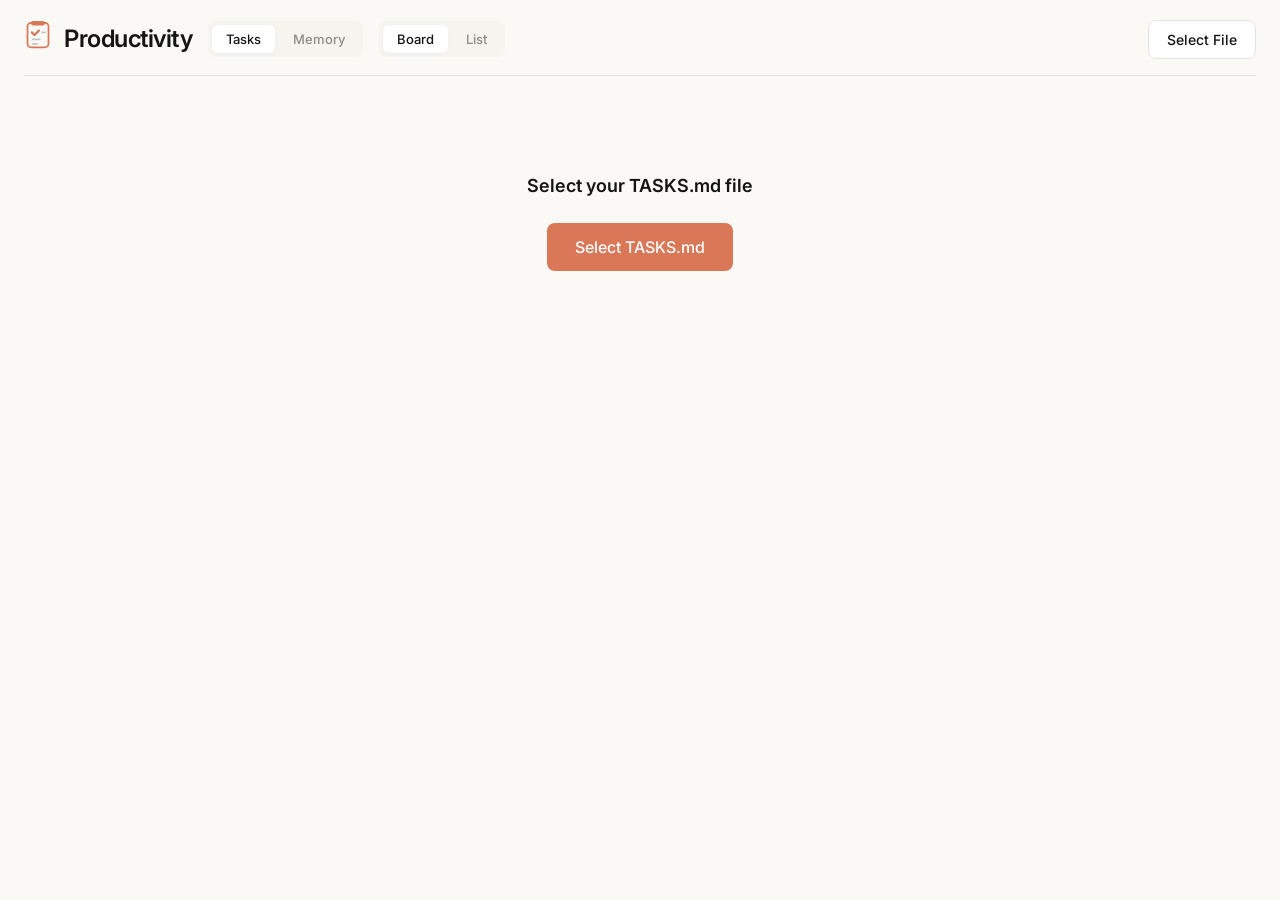
<file: dashboard.html>
<!DOCTYPE html>
<html lang="en">
<head>
  <meta charset="UTF-8">
  <meta name="viewport" content="width=device-width, initial-scale=1.0">
  <title>Productivity</title>
  <link rel="icon" type="image/svg+xml" href="data:image/svg+xml,%3Csvg xmlns='http://www.w3.org/2000/svg' viewBox='0 0 32 32'%3E%3Crect x='4' y='2' width='24' height='28' rx='4' fill='%23faf9f5' stroke='%23D97757' stroke-width='2'/%3E%3Crect x='8' y='0' width='16' height='5' rx='2.5' fill='%23D97757'/%3E%3Cpath d='M9 13l3 3 5-5' fill='none' stroke='%23D97757' stroke-width='2.5' stroke-linecap='round' stroke-linejoin='round'/%3E%3Crect x='20' y='12' width='5' height='2' rx='1' fill='%23c4c4c2'/%3E%3Crect x='9' y='20' width='10' height='2' rx='1' fill='%23c4c4c2'/%3E%3Crect x='9' y='25' width='7' height='2' rx='1' fill='%23c4c4c2'/%3E%3C/svg%3E">
  <link rel="preconnect" href="https://fonts.googleapis.com">
  <link rel="preconnect" href="https://fonts.gstatic.com" crossorigin>
  <link href="https://fonts.googleapis.com/css2?family=Inter:wght@400;500;600&display=swap" rel="stylesheet">
  <style>
    * { box-sizing: border-box; margin: 0; padding: 0; }

    :root {
      --bg-primary: #faf9f5;
      --bg-secondary: #F5F4EF;
      --bg-card: #ffffff;
      --text-primary: #141413;
      --text-secondary: #5c5c5a;
      --text-muted: #8c8c8a;
      --accent: #D97757;
      --accent-hover: #c4684a;
      --border: #e5e4df;
      --border-light: #eeeee9;
      --shadow: rgba(20, 20, 19, 0.04);
      --shadow-hover: rgba(20, 20, 19, 0.08);
    }

    body {
      font-family: 'Inter', -apple-system, BlinkMacSystemFont, sans-serif;
      background: var(--bg-primary);
      color: var(--text-primary);
      height: 100vh;
      padding: 20px 24px;
      line-height: 1.5;
      overflow: hidden;
      display: flex;
      flex-direction: column;
    }

    header {
      display: flex;
      justify-content: space-between;
      align-items: center;
      margin-bottom: 16px;
      padding-bottom: 16px;
      border-bottom: 1px solid var(--border);
      flex-shrink: 0;
    }

    h1 {
      font-size: 1.5rem;
      font-weight: 600;
      letter-spacing: -0.02em;
    }

    h2 { font-size: 1.1rem; font-weight: 600; margin-bottom: 12px; color: var(--text-secondary); }

    .header-left {
      display: flex;
      align-items: flex-start;
      gap: 0;
    }

    .view-toggle {
      display: flex;
      gap: 4px;
      background: var(--bg-secondary);
      padding: 4px;
      border-radius: 8px;
      margin-left: 16px;
    }

    .view-toggle button {
      background: transparent;
      border: none;
      padding: 6px 14px;
      font-size: 13px;
      color: var(--text-muted);
      border-radius: 6px;
    }

    .view-toggle button:hover {
      color: var(--text-primary);
      background: transparent;
    }

    .view-toggle button.active {
      background: var(--bg-card);
      color: var(--text-primary);
      box-shadow: 0 1px 3px var(--shadow);
    }

    .buttons { display: flex; gap: 12px; }

    button {
      background: var(--bg-card);
      color: var(--text-primary);
      border: 1px solid var(--border);
      padding: 10px 18px;
      border-radius: 8px;
      cursor: pointer;
      font-size: 14px;
      font-weight: 500;
      font-family: inherit;
      transition: all 0.15s ease;
    }

    button:hover {
      background: var(--bg-secondary);
      border-color: var(--text-muted);
    }

    button.primary {
      background: var(--accent);
      color: white;
      border-color: var(--accent);
    }

    button.primary:hover {
      background: var(--accent-hover);
      border-color: var(--accent-hover);
    }

    button:disabled {
      opacity: 0.4;
      cursor: not-allowed;
    }

    /* ===== TASKS STYLES ===== */

    .board {
      display: flex;
      gap: 24px;
      overflow-x: auto;
      overflow-y: hidden;
      padding-bottom: 24px;
      flex: 1;
      min-height: 0;
    }

    .column {
      background: var(--bg-secondary);
      border-radius: 12px;
      min-width: 340px;
      max-width: 340px;
      display: flex;
      flex-direction: column;
      height: 100%;
      max-height: 100%;
    }

    .column-header {
      padding: 16px 18px;
      font-weight: 600;
      font-size: 13px;
      text-transform: uppercase;
      letter-spacing: 0.05em;
      color: var(--text-secondary);
      display: flex;
      justify-content: space-between;
      align-items: center;
      cursor: grab;
    }

    .column-header:active {
      cursor: grabbing;
    }

    .column.dragging-column {
      opacity: 0.5;
    }

    .column-drop-indicator {
      width: 3px;
      background: var(--accent);
      border-radius: 2px;
      margin: 0 -2px;
      min-height: 100px;
    }

    .column-header .count {
      background: var(--bg-card);
      padding: 3px 10px;
      border-radius: 12px;
      font-size: 12px;
      font-weight: 500;
      color: var(--text-muted);
    }

    .cards {
      flex: 1;
      overflow-y: auto;
      padding: 0 12px 12px;
      min-height: 100px;
    }

    .cards.drag-over {
      background: rgba(217, 119, 87, 0.05);
      border-radius: 8px;
    }

    .task-card {
      background: var(--bg-card);
      border: 1px solid var(--border-light);
      border-radius: 10px;
      padding: 14px 16px;
      margin-bottom: 10px;
      cursor: grab;
      transition: all 0.15s ease;
      box-shadow: 0 1px 3px var(--shadow);
      position: relative;
    }

    .task-card:hover {
      box-shadow: 0 4px 12px var(--shadow-hover);
      border-color: var(--border);
    }

    .task-card .add-on-hover {
      display: none;
    }

    .task-card:hover .add-on-hover {
      display: block;
    }

    .task-card .delete-btn {
      display: none;
      position: absolute;
      top: 8px;
      right: 8px;
      background: transparent;
      border: none;
      color: var(--text-muted);
      cursor: pointer;
      padding: 4px 6px;
      font-size: 14px;
      line-height: 1;
      border-radius: 4px;
    }

    .task-card:hover .delete-btn {
      display: block;
    }

    .task-card .delete-btn:hover {
      background: var(--bg-secondary);
      color: var(--accent);
    }

    .task-card.dragging {
      opacity: 0.5;
      transform: rotate(2deg);
    }

    .card-title {
      font-size: 14px;
      font-weight: 500;
      line-height: 1.5;
      color: var(--text-primary);
    }

    .card-note {
      font-size: 13px;
      color: var(--text-muted);
      margin-top: 6px;
      line-height: 1.4;
      overflow-wrap: break-word;
      word-break: break-word;
    }

    .card-subtasks {
      margin-top: 10px;
      padding-top: 10px;
      border-top: 1px solid var(--border-light);
      font-size: 13px;
      color: var(--text-secondary);
    }

    .subtask {
      padding: 3px 0;
      display: flex;
      align-items: flex-start;
      gap: 8px;
    }

    .checkbox {
      width: 18px;
      height: 18px;
      min-width: 18px;
      min-height: 18px;
      flex-shrink: 0;
      border: 2px solid var(--border);
      border-radius: 5px;
      display: inline-flex;
      align-items: center;
      justify-content: center;
      vertical-align: middle;
      cursor: pointer;
      transition: all 0.15s ease;
      background: var(--bg-card);
    }

    .checkbox:hover {
      border-color: var(--accent);
    }

    .checkbox.checked {
      background: var(--accent);
      border-color: var(--accent);
    }

    .checkbox.checked::after {
      content: '';
      width: 5px;
      height: 9px;
      border: solid white;
      border-width: 0 2px 2px 0;
      transform: rotate(45deg);
      margin-bottom: 2px;
    }

    .empty-state {
      text-align: center;
      padding: 80px 40px;
      color: var(--text-muted);
    }

    .empty-state button {
      font-size: 16px;
      padding: 14px 28px;
      background: var(--accent);
      border: none;
      color: white;
    }

    .empty-state button:hover {
      background: var(--accent-hover);
    }

    .status-bar {
      position: fixed;
      bottom: 24px;
      left: 50%;
      transform: translateX(-50%);
      background: var(--text-primary);
      color: var(--bg-primary);
      padding: 12px 24px;
      border-radius: 10px;
      font-size: 13px;
      font-weight: 500;
      opacity: 0;
      transition: opacity 0.2s ease;
      box-shadow: 0 4px 20px rgba(20, 20, 19, 0.15);
      z-index: 200;
    }

    .status-bar.visible { opacity: 1; }

    .add-card {
      padding: 12px;
    }

    .add-card button {
      width: 100%;
      background: transparent;
      border: 2px dashed var(--border);
      color: var(--text-muted);
      font-weight: 500;
    }

    .add-card button:hover {
      border-color: var(--accent);
      color: var(--accent);
      background: transparent;
    }

    .new-task-input {
      width: 100%;
      background: var(--bg-card);
      border: 2px solid var(--accent);
      border-radius: 8px;
      padding: 12px;
      color: var(--text-primary);
      font-size: 14px;
      font-family: inherit;
      resize: none;
    }

    .new-task-input:focus {
      outline: none;
    }

    .new-task-input::placeholder {
      color: var(--text-muted);
    }

    /* Scrollbar styling */
    .cards::-webkit-scrollbar,
    .list-view::-webkit-scrollbar {
      width: 6px;
    }

    .cards::-webkit-scrollbar-track,
    .list-view::-webkit-scrollbar-track {
      background: transparent;
    }

    .cards::-webkit-scrollbar-thumb,
    .list-view::-webkit-scrollbar-thumb {
      background: var(--border);
      border-radius: 3px;
    }

    .cards::-webkit-scrollbar-thumb:hover,
    .list-view::-webkit-scrollbar-thumb:hover {
      background: var(--text-muted);
    }

    /* List View Styles */
    .list-view {
      max-width: 800px;
      margin: 0 auto;
      flex: 1;
      overflow-y: auto;
      overflow-x: hidden;
      min-height: 0;
    }

    .list-section {
      margin-bottom: 28px;
    }

    .list-section.drag-over {
      background: rgba(217, 119, 87, 0.05);
      border-radius: 8px;
      margin: 0 -12px 32px;
      padding: 0 12px;
    }

    .list-section-header {
      font-size: 13px;
      font-weight: 600;
      text-transform: uppercase;
      letter-spacing: 0.05em;
      color: var(--text-secondary);
      padding: 4px 0;
      margin-bottom: 6px;
      display: flex;
      justify-content: space-between;
      align-items: center;
    }

    .list-section-header .section-title {
      cursor: pointer;
    }

    .list-section-header .section-title:hover {
      color: var(--text-primary);
    }

    .list-section-header .count {
      font-size: 12px;
      color: var(--text-muted);
      font-weight: 500;
    }

    .list-item {
      display: flex;
      align-items: flex-start;
      gap: 12px;
      padding: 12px 14px;
      margin-bottom: 6px;
      background: var(--bg-card);
      border: 1px solid var(--border-light);
      cursor: grab;
      position: relative;
      border-radius: 10px;
      transition: all 0.15s ease;
      box-shadow: 0 1px 3px var(--shadow);
    }

    .list-item:active {
      cursor: grabbing;
    }

    .list-item:hover {
      box-shadow: 0 4px 12px var(--shadow-hover);
      border-color: var(--border);
    }

    .list-item.dragging {
      opacity: 0.5;
      background: var(--bg-secondary);
    }

    .list-item .checkbox {
      margin-top: 2px;
      flex-shrink: 0;
    }

    .list-item-content {
      flex: 1;
      min-width: 0;
    }

    .list-item-title {
      font-size: 15px;
      color: var(--text-primary);
      line-height: 1.4;
    }

    .list-item-title.checked {
      color: var(--text-muted);
      text-decoration: line-through;
    }

    .list-item-note {
      font-size: 13px;
      color: var(--text-muted);
      margin-top: 4px;
      cursor: pointer;
    }

    .list-item-note:hover {
      color: var(--text-secondary);
    }

    .list-item-note.add-note {
      font-style: italic;
      display: none;
    }

    .list-item:hover .list-item-note.add-note {
      display: block;
    }

    .list-item-subtasks {
      margin-top: 8px;
      padding-left: 2px;
    }

    .list-item-subtask {
      display: flex;
      align-items: flex-start;
      gap: 8px;
      padding: 3px 0;
      font-size: 13px;
      color: var(--text-secondary);
    }

    .list-item-subtask .checkbox {
      width: 16px;
      height: 16px;
      min-width: 16px;
      min-height: 16px;
      margin-top: 1px;
    }

    .list-item-subtask span {
      cursor: pointer;
    }

    .list-item-subtask span:hover {
      color: var(--text-primary);
    }

    .list-item-add-subtask {
      font-size: 13px;
      color: var(--text-muted);
      font-style: italic;
      cursor: pointer;
      padding: 3px 0;
      padding-left: 24px;
      display: none;
    }

    .list-item:hover .list-item-add-subtask {
      display: block;
    }

    .list-item-add-subtask:hover {
      color: var(--accent);
    }

    .list-item-section {
      font-size: 11px;
      color: var(--text-muted);
      background: var(--bg-secondary);
      padding: 2px 8px;
      border-radius: 4px;
      white-space: nowrap;
    }

    .list-item-actions {
      display: none;
      position: absolute;
      top: 8px;
      right: 8px;
    }

    .list-item:hover .list-item-actions {
      display: flex;
      gap: 4px;
    }

    .list-item-actions button {
      background: transparent;
      border: none;
      color: var(--text-muted);
      cursor: pointer;
      padding: 4px 6px;
      font-size: 14px;
      line-height: 1;
      border-radius: 4px;
    }

    .list-item-actions button:hover {
      background: var(--bg-card);
      color: var(--accent);
    }

    .list-drop-indicator {
      height: 3px;
      background: var(--accent);
      border-radius: 2px;
      margin: 2px -12px;
    }

    .list-add-section {
      margin-top: 16px;
      padding: 16px;
      border: 2px dashed var(--border);
      border-radius: 8px;
      text-align: center;
      cursor: pointer;
      color: var(--text-muted);
      font-size: 14px;
      font-weight: 500;
      transition: all 0.15s ease;
    }

    .list-add-section:hover {
      border-color: var(--accent);
      color: var(--accent);
    }

    .quick-add {
      display: flex;
      align-items: center;
      gap: 12px;
      padding: 12px 0;
    }

    .quick-add-input {
      flex: 1;
      background: transparent;
      border: none;
      font-size: 15px;
      color: var(--text-primary);
      font-family: inherit;
      outline: none;
    }

    .quick-add-input::placeholder {
      color: var(--text-muted);
    }

    .quick-add-section {
      font-size: 12px;
      color: var(--text-muted);
      background: var(--bg-secondary);
      padding: 4px 10px;
      border-radius: 6px;
      cursor: pointer;
      border: 1px solid var(--border);
    }

    .quick-add-section:hover {
      border-color: var(--accent);
    }

    .section-picker {
      position: absolute;
      background: var(--bg-card);
      border: 1px solid var(--border);
      border-radius: 8px;
      box-shadow: 0 4px 20px var(--shadow-hover);
      padding: 4px;
      z-index: 100;
    }

    .section-picker button {
      display: block;
      width: 100%;
      text-align: left;
      padding: 8px 12px;
      font-size: 13px;
      background: transparent;
      border: none;
      border-radius: 6px;
    }

    .section-picker button:hover {
      background: var(--bg-secondary);
    }

    /* ===== MEMORY STYLES ===== */

    .memory-tabs {
      display: flex;
      gap: 4px;
      margin-bottom: 12px;
      flex-wrap: wrap;
      background: var(--bg-secondary);
      padding: 4px;
      border-radius: 8px;
      flex-shrink: 0;
    }

    .memory-tab {
      background: transparent;
      color: var(--text-muted);
      padding: 8px 16px;
      border: none;
      border-radius: 6px;
      cursor: pointer;
      font-size: 13px;
      font-weight: 500;
      transition: all 0.15s ease;
      text-transform: capitalize;
    }

    .memory-tab:hover { color: var(--text-primary); }

    .memory-tab.active {
      color: var(--text-primary);
      background: var(--bg-card);
      box-shadow: 0 1px 3px var(--shadow);
    }

    .memory-tab .count {
      background: var(--bg-secondary);
      padding: 2px 8px;
      border-radius: 10px;
      font-size: 11px;
      margin-left: 6px;
      color: var(--text-muted);
    }

    .memory-tab.active .count {
      background: var(--border-light);
    }

    .memory-grid {
      display: grid;
      grid-template-columns: repeat(auto-fill, minmax(300px, 1fr));
      gap: 16px;
    }

    .memory-flat-table {
      width: 100%;
      border-collapse: collapse;
      font-size: 13px;
    }

    .memory-flat-table th {
      text-align: left;
      padding: 10px 16px;
      font-weight: 500;
      color: var(--text-muted);
      border-bottom: 1px solid var(--border);
      font-size: 12px;
      text-transform: uppercase;
      letter-spacing: 0.03em;
    }

    .memory-flat-table td {
      padding: 9px 16px;
      border-bottom: 1px solid var(--border-light);
      color: var(--text-primary);
      line-height: 1.4;
    }

    .memory-flat-table td:first-child {
      color: var(--text-muted);
      font-weight: 500;
      white-space: nowrap;
      width: 120px;
    }

    .memory-flat-table tr:last-child td {
      border-bottom: none;
    }

    .memory-flat-table tr:hover td {
      background: var(--bg-secondary);
    }

    .memory-card {
      background: var(--bg-card);
      border: 1px solid var(--border-light);
      border-radius: 10px;
      padding: 16px;
      cursor: pointer;
      transition: all 0.15s ease;
      box-shadow: 0 1px 3px var(--shadow);
    }

    .memory-card:hover {
      border-color: var(--accent);
      box-shadow: 0 4px 12px var(--shadow-hover);
    }

    .memory-card-title {
      font-size: 15px;
      font-weight: 600;
      margin-bottom: 8px;
      display: flex;
      align-items: center;
      gap: 8px;
      color: var(--text-primary);
    }

    .memory-card-meta {
      font-size: 13px;
      color: var(--text-muted);
      margin-bottom: 8px;
    }

    .memory-card-preview {
      font-size: 13px;
      color: var(--text-secondary);
      line-height: 1.5;
      overflow: hidden;
      display: -webkit-box;
      -webkit-line-clamp: 4;
      -webkit-box-orient: vertical;
    }

    .memory-card-fields {
      margin-top: 10px;
      font-size: 12px;
    }

    .memory-card-field {
      display: flex;
      gap: 8px;
      margin-bottom: 4px;
    }

    .memory-card-field-label {
      color: var(--text-muted);
      min-width: 80px;
    }

    .memory-card-field-value {
      color: var(--text-secondary);
    }

    .file-card {
      background: var(--bg-card);
      border: 1px solid var(--border-light);
      border-radius: 10px;
      margin-bottom: 16px;
      box-shadow: 0 1px 3px var(--shadow);
    }

    .file-card-header {
      padding: 16px;
      border-bottom: 1px solid var(--border-light);
      display: flex;
      justify-content: space-between;
      align-items: center;
      cursor: pointer;
    }

    .file-card-header:hover {
      background: var(--bg-secondary);
    }

    .file-card-title {
      font-size: 14px;
      font-weight: 600;
      color: var(--text-primary);
    }

    .file-card-content {
      padding: 16px;
      font-size: 13px;
      line-height: 1.6;
      white-space: pre-wrap;
      font-family: ui-monospace, SFMono-Regular, Menlo, Monaco, Consolas, monospace;
      overflow-y: auto;
      display: none;
      color: var(--text-secondary);
    }

    .file-card-content.expanded {
      display: block;
    }

    .stats {
      display: flex;
      gap: 16px;
      margin-bottom: 24px;
      flex-wrap: wrap;
    }

    .stat {
      background: var(--bg-card);
      border: 1px solid var(--border-light);
      border-radius: 10px;
      padding: 16px 24px;
      min-width: 100px;
      box-shadow: 0 1px 3px var(--shadow);
    }

    .stat-value {
      font-size: 28px;
      font-weight: 600;
      color: var(--accent);
    }

    .stat-label {
      font-size: 12px;
      color: var(--text-muted);
      text-transform: capitalize;
      margin-top: 4px;
    }

    .search-box {
      background: var(--bg-card);
      border: 1px solid var(--border);
      border-radius: 8px;
      padding: 10px 16px;
      display: flex;
      align-items: center;
      gap: 10px;
      margin-bottom: 20px;
    }

    .search-box input {
      flex: 1;
      background: transparent;
      border: none;
      color: var(--text-primary);
      font-size: 14px;
      font-family: inherit;
      outline: none;
    }

    .search-box input::placeholder {
      color: var(--text-muted);
    }

    .add-btn {
      background: transparent;
      border: 2px dashed var(--border);
      color: var(--text-muted);
      padding: 40px;
      border-radius: 10px;
      cursor: pointer;
      transition: all 0.15s ease;
      display: flex;
      align-items: center;
      justify-content: center;
      font-size: 14px;
      font-weight: 500;
    }

    .add-btn:hover {
      border-color: var(--accent);
      color: var(--accent);
    }

    .markdown-content {
      line-height: 1.6;
      color: var(--text-secondary);
    }

    .markdown-content h1 { font-size: 1.4em; margin: 16px 0 8px; color: var(--text-primary); }
    .markdown-content h2 { font-size: 1.2em; margin: 14px 0 6px; color: var(--text-primary); }
    .markdown-content h3 { font-size: 1.1em; margin: 12px 0 4px; color: var(--text-secondary); }
    .markdown-content p { margin: 8px 0; }
    .markdown-content ul, .markdown-content ol { margin: 8px 0 8px 20px; }
    .markdown-content li { margin: 4px 0; }
    .markdown-content code {
      background: var(--bg-secondary);
      padding: 2px 6px;
      border-radius: 4px;
      font-family: ui-monospace, SFMono-Regular, Menlo, Monaco, Consolas, monospace;
      color: var(--text-primary);
    }
    .markdown-content pre {
      background: var(--bg-secondary);
      padding: 12px;
      border-radius: 8px;
      overflow-x: auto;
      margin: 8px 0;
      border: 1px solid var(--border-light);
    }
    .markdown-content table {
      width: 100%;
      border-collapse: collapse;
      margin: 8px 0;
      font-size: 13px;
    }
    .markdown-content th, .markdown-content td {
      padding: 12px 16px;
      text-align: left;
      border-bottom: 1px solid var(--border-light);
    }
    .markdown-content th {
      background: var(--bg-secondary);
      font-weight: 600;
      font-size: 12px;
      text-transform: uppercase;
      letter-spacing: 0.05em;
      color: var(--text-secondary);
    }

    /* Modal */
    .modal-overlay {
      display: none;
      position: fixed;
      top: 0;
      left: 0;
      right: 0;
      bottom: 0;
      background: rgba(20, 20, 19, 0.5);
      z-index: 100;
      align-items: center;
      justify-content: center;
    }

    .modal-overlay.visible {
      display: flex;
    }

    .modal {
      background: var(--bg-card);
      border-radius: 12px;
      width: 90%;
      max-width: 800px;
      max-height: 85vh;
      overflow: hidden;
      display: flex;
      flex-direction: column;
      box-shadow: 0 20px 60px rgba(20, 20, 19, 0.2);
    }

    .modal-header {
      padding: 20px;
      border-bottom: 1px solid var(--border);
      display: flex;
      justify-content: space-between;
      align-items: center;
    }

    .modal-header h3 {
      font-size: 18px;
      font-weight: 600;
      color: var(--text-primary);
    }

    .modal-close {
      background: transparent;
      border: none;
      color: var(--text-muted);
      font-size: 24px;
      cursor: pointer;
      padding: 0;
      line-height: 1;
    }

    .modal-close:hover { color: var(--text-primary); }

    .modal-body {
      padding: 20px;
      overflow-y: auto;
      flex: 1;
    }

    .modal-footer {
      padding: 16px 20px;
      border-top: 1px solid var(--border);
      display: flex;
      justify-content: flex-end;
      gap: 10px;
    }

    .form-group {
      margin-bottom: 16px;
    }

    .form-group label {
      display: block;
      font-size: 12px;
      font-weight: 600;
      color: var(--text-secondary);
      text-transform: uppercase;
      letter-spacing: 0.05em;
      margin-bottom: 6px;
    }

    .form-group textarea {
      width: 100%;
      background: var(--bg-secondary);
      border: 1px solid var(--border);
      border-radius: 8px;
      padding: 12px;
      color: var(--text-primary);
      font-size: 13px;
      font-family: ui-monospace, SFMono-Regular, Menlo, Monaco, Consolas, monospace;
      line-height: 1.5;
      min-height: 300px;
      resize: vertical;
    }

    .form-group textarea:focus {
      outline: none;
      border-color: var(--accent);
    }

    /* Tab panel containers */
    .tab-panel {
      display: none;
      flex: 1;
      min-height: 0;
      flex-direction: column;
    }

    .tab-panel.active {
      display: flex;
    }

    /* Memory panel scrollable area */
    .memory-content-area {
      flex: 1;
      overflow-y: auto;
      min-height: 0;
    }

    .memory-content-area::-webkit-scrollbar {
      width: 6px;
    }

    .memory-content-area::-webkit-scrollbar-track {
      background: transparent;
    }

    .memory-content-area::-webkit-scrollbar-thumb {
      background: var(--border);
      border-radius: 3px;
    }

    .memory-content-area::-webkit-scrollbar-thumb:hover {
      background: var(--text-muted);
    }

    .file-card-content::-webkit-scrollbar,
    .modal-body::-webkit-scrollbar {
      width: 6px;
    }

    .file-card-content::-webkit-scrollbar-track,
    .modal-body::-webkit-scrollbar-track {
      background: transparent;
    }

    .file-card-content::-webkit-scrollbar-thumb,
    .modal-body::-webkit-scrollbar-thumb {
      background: var(--border);
      border-radius: 3px;
    }

    .file-card-content::-webkit-scrollbar-thumb:hover,
    .modal-body::-webkit-scrollbar-thumb:hover {
      background: var(--text-muted);
    }

    /* File path display */
    .file-path {
      font-size: 13px;
      color: var(--text-muted);
      margin-top: 2px;
    }
  </style>
</head>
<body>
  <header>
    <div class="header-left">
      <svg width="28" height="28" viewBox="0 0 32 32" style="margin-right: 12px; flex-shrink: 0;">
        <rect x="4" y="2" width="24" height="28" rx="4" fill="#faf9f5" stroke="#D97757" stroke-width="2"/>
        <rect x="8" y="0" width="16" height="5" rx="2.5" fill="#D97757"/>
        <path d="M9 13l3 3 5-5" fill="none" stroke="#D97757" stroke-width="2.5" stroke-linecap="round" stroke-linejoin="round"/>
        <rect x="20" y="12" width="5" height="2" rx="1" fill="#c4c4c2"/>
        <rect x="9" y="20" width="10" height="2" rx="1" fill="#c4c4c2"/>
        <rect x="9" y="25" width="7" height="2" rx="1" fill="#c4c4c2"/>
      </svg>
      <div>
        <h1>Productivity</h1>
        <div id="filePath" class="file-path"></div>
      </div>
      <div class="view-toggle" id="mainTabToggle">
        <button id="tasksTabBtn" class="active">Tasks</button>
        <button id="memoryTabBtn">Memory</button>
      </div>
      <div class="view-toggle" id="taskViewToggle">
        <button id="boardViewBtn" class="active">Board</button>
        <button id="listViewBtn">List</button>
      </div>
    </div>
    <div class="buttons">
      <button id="openTaskBtn">Select File</button>
      <button id="openMemoryBtn" style="display: none;">Open Folder</button>
      <button id="saveBtn" class="primary" disabled style="display: none;">Save</button>
    </div>
  </header>

  <!-- TASKS TAB PANEL -->
  <div class="tab-panel active" id="tasksPanel">
    <div class="list-view" id="listView" style="display: none;"></div>
    <div class="board" id="board">
      <div class="empty-state" id="boardEmptyState" style="width: 100%;">
        <p style="margin-bottom: 24px; font-size: 18px; font-weight: 600; color: var(--text-primary);">Select your TASKS.md file</p>
        <button id="openBtnLarge">Select TASKS.md</button>
      </div>
    </div>
  </div>

  <!-- MEMORY TAB PANEL -->
  <div class="tab-panel" id="memoryPanel">
    <div id="memoryEmptyState" class="empty-state">
      <p style="margin-bottom: 24px; font-size: 18px; font-weight: 600; color: var(--text-primary);">Select your project folder</p>
      <button id="openMemoryBtnLarge">Select Folder</button>
    </div>
    <div id="memoryMainContent" style="display: none; flex-direction: column; min-height: 0; flex: 1;">
      <div class="memory-tabs" id="memoryTabsContainer"></div>
      <div class="memory-content-area">
        <div id="memoryContentContainer"></div>
      </div>
    </div>
  </div>

  <!-- MODAL (shared for memory) -->
  <div class="modal-overlay" id="modalOverlay">
    <div class="modal">
      <div class="modal-header">
        <h3 id="modalTitle">Edit</h3>
        <button class="modal-close" id="modalClose">&times;</button>
      </div>
      <div class="modal-body" id="modalBody"></div>
      <div class="modal-footer">
        <button id="modalCancel">Cancel</button>
        <button id="modalSave" class="primary">Save</button>
      </div>
    </div>
  </div>

  <div class="status-bar" id="status"></div>

  <script>
    // ===== SHARED STATE =====
    let activeMainTab = 'tasks'; // 'tasks' or 'memory'

    const statusEl = document.getElementById('status');
    const filePathEl = document.getElementById('filePath');

    function showStatus(msg) {
      statusEl.textContent = msg;
      statusEl.classList.add('visible');
      setTimeout(() => statusEl.classList.remove('visible'), 2000);
    }

    // ===== MAIN TAB SWITCHING =====
    const tasksTabBtn = document.getElementById('tasksTabBtn');
    const memoryTabBtn = document.getElementById('memoryTabBtn');
    const tasksPanel = document.getElementById('tasksPanel');
    const memoryPanel = document.getElementById('memoryPanel');
    const taskViewToggle = document.getElementById('taskViewToggle');
    const openTaskBtn = document.getElementById('openTaskBtn');
    const openMemoryBtn = document.getElementById('openMemoryBtn');
    const saveBtn = document.getElementById('saveBtn');

    function switchMainTab(tab) {
      activeMainTab = tab;

      tasksTabBtn.classList.toggle('active', tab === 'tasks');
      memoryTabBtn.classList.toggle('active', tab === 'memory');

      tasksPanel.classList.toggle('active', tab === 'tasks');
      memoryPanel.classList.toggle('active', tab === 'memory');

      // Show/hide view toggle for tasks
      taskViewToggle.style.display = tab === 'tasks' ? 'flex' : 'none';

      // Show/hide appropriate buttons
      openTaskBtn.style.display = tab === 'tasks' ? 'inline-flex' : 'none';
      openMemoryBtn.style.display = tab === 'memory' ? 'inline-flex' : 'none';
      saveBtn.style.display = tab === 'tasks' ? 'inline-flex' : 'none';

      // Update file path display
      if (tab === 'tasks') {
        filePathEl.textContent = taskFileHandle ? taskFileName : '';
      } else {
        filePathEl.textContent = memoryDirHandle ? memoryDirHandle.name : '';
      }
    }

    tasksTabBtn.addEventListener('click', () => switchMainTab('tasks'));
    memoryTabBtn.addEventListener('click', () => switchMainTab('memory'));

    // ============================================================
    // ===== TASKS FUNCTIONALITY =====
    // ============================================================

    let taskFileHandle = null;
    let taskFileName = '';
    let sections = [];
    let tasks = {};
    let hasChanges = false;
    let currentView = 'board';
    let quickAddSection = null;

    const board = document.getElementById('board');
    const listView = document.getElementById('listView');
    const listViewBtn = document.getElementById('listViewBtn');
    const boardViewBtn = document.getElementById('boardViewBtn');

    function taskSectionId(name) {
      return name.toLowerCase().replace(/[^a-z0-9]+/g, '-').replace(/^-|-$/g, '');
    }

    function parseTaskMarkdown(content) {
      const resultSections = [];
      const resultTasks = {};
      let currentSection = null;
      let currentSectionId = null;

      const lines = content.split('\n');
      let currentTask = null;

      for (const line of lines) {
        const headerMatch = line.match(/^## \*{0,2}(.+?)\*{0,2}$/);
        if (headerMatch) {
          if (currentTask && currentSectionId) {
            resultTasks[currentSectionId].push(currentTask);
            currentTask = null;
          }

          const sectionName = headerMatch[1].trim();
          currentSectionId = taskSectionId(sectionName);
          currentSection = sectionName;

          if (!resultTasks[currentSectionId]) {
            resultSections.push({ id: currentSectionId, name: sectionName });
            resultTasks[currentSectionId] = [];
          }
        } else if (currentSectionId && line.match(/^- \[[ xX]\]/)) {
          if (currentTask) {
            resultTasks[currentSectionId].push(currentTask);
          }
          const checked = line.match(/\[[xX]\]/) !== null;
          let text = line.replace(/^- \[[ xX]\]\s*/, '');
          let title = text;
          let note = '';

          const boldMatch = text.match(/^\*\*(.+?)\*\*(.*)$/);
          if (boldMatch) {
            title = boldMatch[1];
            note = boldMatch[2].replace(/^\s*-\s*/, '').trim();
          }

          currentTask = {
            id: Date.now() + Math.random(),
            title,
            note,
            checked,
            subtasks: [],
            section: currentSectionId
          };
        } else if (currentTask && line.match(/^\s+- \[[ xX]\]/)) {
          const checked = line.match(/\[[xX]\]/) !== null;
          const text = line.replace(/^\s+- \[[ xX]\]\s*/, '');
          currentTask.subtasks.push({ text, checked });
        }
      }

      if (currentTask && currentSectionId) {
        resultTasks[currentSectionId].push(currentTask);
      }

      return { sections: resultSections, tasks: resultTasks };
    }

    function toMarkdown() {
      let md = '# Tasks\n';

      sections.forEach((section, idx) => {
        md += `\n## ${section.name}\n`;
        const sectionTasks = tasks[section.id] || [];
        sectionTasks.forEach(t => {
          const checkbox = t.checked ? '[x]' : '[ ]';
          const note = t.note ? ` - ${t.note}` : '';
          md += `- ${checkbox} **${t.title}**${note}\n`;
          t.subtasks.forEach(st => {
            const stCheckbox = st.checked ? '[x]' : '[ ]';
            md += `  - ${stCheckbox} ${st.text}\n`;
          });
        });
      });

      return md.trimEnd() + '\n';
    }

    function createCard(task) {
      const card = document.createElement('div');
      card.className = 'task-card';
      card.draggable = true;
      card.dataset.id = task.id;

      let html = `
        <div style="display: flex; align-items: flex-start; gap: 12px;">
          <button class="delete-btn" data-action="delete" title="Delete task">&times;</button>
          <span class="checkbox ${task.checked ? 'checked' : ''}" data-action="toggle"></span>
          <div class="card-title" data-action="edit-title">${task.title}</div>
        </div>
      `;

      if (task.note) {
        html += `<div class="card-note" data-action="edit-note" style="cursor: pointer; margin-left: 30px;">${task.note}</div>`;
      } else {
        html += `<div class="card-note add-on-hover" data-action="edit-note" style="cursor: pointer; margin-left: 30px; font-style: italic;">+ Add note</div>`;
      }

      if (task.subtasks.length > 0) {
        html += '<div class="card-subtasks" style="margin-left: 30px;">';
        task.subtasks.forEach((st, idx) => {
          html += `<div class="subtask">
            <span class="checkbox ${st.checked ? 'checked' : ''}" data-action="toggle-sub" data-idx="${idx}" style="width: 16px; height: 16px; min-width: 16px; min-height: 16px;"></span>
            <span data-action="edit-subtask" data-idx="${idx}" style="cursor: pointer;">${st.text}</span>
          </div>`;
        });
        html += `<div class="subtask add-on-hover" data-action="add-subtask" style="color: var(--text-muted); cursor: pointer; font-style: italic; padding-left: 24px;">+ Add subtask</div>`;
        html += '</div>';
      } else {
        html += `<div class="card-subtasks add-on-hover" style="margin-left: 30px;">
          <div class="subtask" data-action="add-subtask" style="color: var(--text-muted); cursor: pointer; font-style: italic;">+ Add subtask</div>
        </div>`;
      }

      card.innerHTML = html;

      card.addEventListener('dragstart', (e) => {
        card.classList.add('dragging');
        e.dataTransfer.setData('text/plain', task.id);
      });

      card.addEventListener('dragend', () => {
        card.classList.remove('dragging');
      });

      card.addEventListener('click', (e) => {
        const action = e.target.dataset.action;
        if (action === 'toggle') {
          task.checked = !task.checked;
          markChanged();
          renderTasks();
        } else if (action === 'toggle-sub') {
          const idx = parseInt(e.target.dataset.idx);
          task.subtasks[idx].checked = !task.subtasks[idx].checked;
          markChanged();
          renderTasks();
        } else if (action === 'edit-title') {
          startEditingTitle(e.target, task);
        } else if (action === 'edit-note') {
          startEditingNote(e.target, task);
        } else if (action === 'edit-subtask') {
          const idx = parseInt(e.target.dataset.idx);
          startEditingSubtask(e.target, task, idx);
        } else if (action === 'add-subtask') {
          startAddingSubtask(e.target, task);
        } else if (action === 'delete') {
          deleteTask(task);
        }
      });

      return card;
    }

    function startEditingTitle(titleEl, task) {
      const input = document.createElement('input');
      input.type = 'text';
      input.value = task.title;
      input.style.cssText = 'width: 100%; background: var(--bg-card); border: 2px solid var(--accent); border-radius: 6px; padding: 6px 10px; color: var(--text-primary); font-size: 14px; font-family: inherit; outline: none;';

      titleEl.replaceWith(input);
      input.focus();
      input.select();

      let saved = false;
      const saveEdit = () => {
        if (saved) return;
        saved = true;
        const newTitle = input.value.trim();
        if (newTitle && newTitle !== task.title) {
          task.title = newTitle;
          markChanged();
        }
        renderTasks();
      };

      input.addEventListener('keydown', (e) => {
        if (e.key === 'Enter') { e.preventDefault(); saveEdit(); }
        else if (e.key === 'Escape') { saved = true; renderTasks(); }
      });
      input.addEventListener('blur', saveEdit);
    }

    function startEditingNote(noteEl, task) {
      const input = document.createElement('input');
      input.type = 'text';
      input.value = task.note || '';
      input.placeholder = 'Add a note...';
      input.style.cssText = 'width: 100%; background: var(--bg-card); border: 2px solid var(--accent); border-radius: 6px; padding: 4px 8px; color: var(--text-primary); font-size: 13px; font-family: inherit; outline: none;';

      noteEl.replaceWith(input);
      input.focus();

      let saved = false;
      const saveEdit = () => {
        if (saved) return;
        saved = true;
        task.note = input.value.trim();
        markChanged();
        renderTasks();
      };

      input.addEventListener('keydown', (e) => {
        if (e.key === 'Enter') { e.preventDefault(); saveEdit(); }
        else if (e.key === 'Escape') { saved = true; renderTasks(); }
      });
      input.addEventListener('blur', saveEdit);
    }

    function startEditingSubtask(subtaskEl, task, idx) {
      const input = document.createElement('input');
      input.type = 'text';
      input.value = task.subtasks[idx].text;
      input.style.cssText = 'width: calc(100% - 30px); background: var(--bg-card); border: 2px solid var(--accent); border-radius: 4px; padding: 2px 6px; color: var(--text-primary); font-size: 13px; font-family: inherit; outline: none;';

      subtaskEl.replaceWith(input);
      input.focus();
      input.select();

      let saved = false;
      const saveEdit = () => {
        if (saved) return;
        saved = true;
        const newText = input.value.trim();
        if (newText) { task.subtasks[idx].text = newText; }
        else { task.subtasks.splice(idx, 1); }
        markChanged();
        renderTasks();
      };

      input.addEventListener('keydown', (e) => {
        if (e.key === 'Enter') { e.preventDefault(); saveEdit(); }
        else if (e.key === 'Escape') { saved = true; renderTasks(); }
      });
      input.addEventListener('blur', saveEdit);
    }

    function startAddingSubtask(el, task) {
      const input = document.createElement('input');
      input.type = 'text';
      input.placeholder = 'New subtask...';
      input.style.cssText = 'width: calc(100% - 10px); background: var(--bg-card); border: 2px solid var(--accent); border-radius: 4px; padding: 2px 6px; color: var(--text-primary); font-size: 13px; font-family: inherit; outline: none;';

      el.replaceWith(input);
      input.focus();

      let saved = false;
      const saveEdit = () => {
        if (saved) return;
        saved = true;
        const text = input.value.trim();
        if (text) { task.subtasks.push({ text, checked: false }); markChanged(); }
        renderTasks();
      };

      input.addEventListener('keydown', (e) => {
        if (e.key === 'Enter') { e.preventDefault(); saveEdit(); }
        else if (e.key === 'Escape') { saved = true; renderTasks(); }
      });
      input.addEventListener('blur', saveEdit);
    }

    function startEditingColumnTitle(titleEl, colId) {
      const section = sections.find(s => s.id === colId);
      if (!section) return;

      const input = document.createElement('input');
      input.type = 'text';
      input.value = section.name;
      input.style.cssText = 'width: 180px; background: var(--bg-card); border: 2px solid var(--accent); border-radius: 6px; padding: 4px 10px; color: var(--text-primary); font-size: 13px; font-weight: 600; text-transform: uppercase; letter-spacing: 0.05em; font-family: inherit; outline: none;';

      titleEl.replaceWith(input);
      input.focus();
      input.select();

      let saved = false;
      const saveEdit = () => {
        if (saved) return;
        saved = true;
        const newName = input.value.trim();
        if (newName && newName !== section.name) {
          const oldId = section.id;
          section.name = newName;
          const newId = taskSectionId(newName);
          if (newId !== oldId) {
            tasks[newId] = tasks[oldId] || [];
            delete tasks[oldId];
            tasks[newId].forEach(t => t.section = newId);
            section.id = newId;
          }
          markChanged();
        }
        renderTasks();
      };

      input.addEventListener('keydown', (e) => {
        if (e.key === 'Enter') { e.preventDefault(); saveEdit(); }
        else if (e.key === 'Escape') { saved = true; renderTasks(); }
      });
      input.addEventListener('blur', saveEdit);
    }

    function createColumn(id, title, items) {
      const col = document.createElement('div');
      col.className = 'column';
      col.innerHTML = `
        <div class="column-header">
          <span class="column-title" data-section-id="${id}" style="cursor: pointer;">${title}</span>
          <span class="count">${items.length}</span>
        </div>
        <div class="cards" data-column="${id}"></div>
        <div class="add-card">
          <button data-add="${id}">+ Add task</button>
        </div>
      `;

      col.querySelector('.column-title').addEventListener('click', (e) => {
        if (!col.dragging) { startEditingColumnTitle(e.target, id); }
      });

      const header = col.querySelector('.column-header');
      header.draggable = true;

      header.addEventListener('dragstart', (e) => {
        e.stopPropagation();
        col.classList.add('dragging-column');
        e.dataTransfer.setData('text/column', id);
        e.dataTransfer.effectAllowed = 'move';
      });

      header.addEventListener('dragend', () => {
        col.classList.remove('dragging-column');
        board.querySelectorAll('.column-drop-indicator').forEach(el => el.remove());
      });

      col.addEventListener('dragover', (e) => {
        if (e.dataTransfer.types.includes('text/column')) {
          e.preventDefault();
          e.stopPropagation();
          board.querySelectorAll('.column-drop-indicator').forEach(el => el.remove());
          const indicator = document.createElement('div');
          indicator.className = 'column-drop-indicator';
          const rect = col.getBoundingClientRect();
          if (e.clientX < rect.left + rect.width / 2) { col.before(indicator); }
          else { col.after(indicator); }
        }
      });

      col.addEventListener('drop', (e) => {
        if (e.dataTransfer.types.includes('text/column')) {
          e.preventDefault();
          e.stopPropagation();
          const fromId = e.dataTransfer.getData('text/column');
          const toId = id;
          if (fromId !== toId) {
            const rect = col.getBoundingClientRect();
            const insertBefore = e.clientX < rect.left + rect.width / 2;
            moveSection(fromId, toId, insertBefore);
          }
          board.querySelectorAll('.column-drop-indicator').forEach(el => el.remove());
        }
      });

      const cardsContainer = col.querySelector('.cards');
      items.forEach(task => { cardsContainer.appendChild(createCard(task)); });

      const getDropPosition = (e) => {
        const allCards = [...cardsContainer.querySelectorAll('.task-card')];
        const visibleCards = allCards.filter(c => !c.classList.contains('dragging'));
        let insertBeforeCard = null;
        let dropIndex = visibleCards.length;
        for (let i = 0; i < visibleCards.length; i++) {
          const rect = visibleCards[i].getBoundingClientRect();
          if (e.clientY < rect.top + rect.height / 2) {
            insertBeforeCard = visibleCards[i];
            dropIndex = i;
            break;
          }
        }
        return { insertBeforeCard, dropIndex };
      };

      const showDropIndicator = (e) => {
        col.querySelectorAll('.drop-indicator').forEach(el => el.remove());
        const { insertBeforeCard } = getDropPosition(e);
        const indicator = document.createElement('div');
        indicator.className = 'drop-indicator';
        indicator.style.cssText = 'height: 3px; background: var(--accent); border-radius: 2px; margin: 5px 0;';
        if (insertBeforeCard) { cardsContainer.insertBefore(indicator, insertBeforeCard); }
        else { cardsContainer.appendChild(indicator); }
      };

      col.addEventListener('dragover', (e) => {
        e.preventDefault();
        cardsContainer.classList.add('drag-over');
        showDropIndicator(e);
      });

      col.addEventListener('dragleave', (e) => {
        if (!col.contains(e.relatedTarget)) {
          cardsContainer.classList.remove('drag-over');
          col.querySelectorAll('.drop-indicator').forEach(el => el.remove());
        }
      });

      col.addEventListener('drop', (e) => {
        e.preventDefault();
        cardsContainer.classList.remove('drag-over');
        col.querySelectorAll('.drop-indicator').forEach(el => el.remove());
        const taskId = parseFloat(e.dataTransfer.getData('text/plain'));
        const { dropIndex } = getDropPosition(e);
        moveTask(taskId, id, dropIndex);
      });

      col.querySelector(`[data-add="${id}"]`).addEventListener('click', () => {
        addNewTask(id, col.querySelector('.cards'));
      });

      return col;
    }

    function addNewTask(sectionId, container) {
      const existing = container.querySelector('.new-task-input');
      if (existing) return;

      const input = document.createElement('textarea');
      input.className = 'new-task-input';
      input.placeholder = 'What needs to be done?';
      input.rows = 2;
      container.appendChild(input);
      input.focus();

      input.addEventListener('keydown', (e) => {
        if (e.key === 'Enter' && !e.shiftKey) {
          e.preventDefault();
          const title = input.value.trim();
          if (title) {
            if (!tasks[sectionId]) tasks[sectionId] = [];
            tasks[sectionId].push({
              id: Date.now() + Math.random(),
              title,
              note: '',
              checked: false,
              subtasks: [],
              section: sectionId
            });
            markChanged();
            renderTasks();
          } else { input.remove(); }
        } else if (e.key === 'Escape') { input.remove(); }
      });

      input.addEventListener('blur', () => { setTimeout(() => input.remove(), 100); });
    }

    function moveSection(fromId, toId, insertBefore) {
      const fromIdx = sections.findIndex(s => s.id === fromId);
      const toIdx = sections.findIndex(s => s.id === toId);
      if (fromIdx === -1 || toIdx === -1) return;
      const [section] = sections.splice(fromIdx, 1);
      let newIdx = sections.findIndex(s => s.id === toId);
      if (!insertBefore) newIdx++;
      sections.splice(newIdx, 0, section);
      markChanged();
      renderTasks();
    }

    function moveTask(taskId, toSectionId, dropIndex = -1) {
      let task = null;
      for (const section of sections) {
        const sectionTasks = tasks[section.id] || [];
        const idx = sectionTasks.findIndex(t => t.id === taskId);
        if (idx !== -1) {
          task = sectionTasks.splice(idx, 1)[0];
          break;
        }
      }
      if (!task) return;
      task.section = toSectionId;
      if (!tasks[toSectionId]) tasks[toSectionId] = [];
      if (dropIndex >= 0 && dropIndex <= tasks[toSectionId].length) {
        tasks[toSectionId].splice(dropIndex, 0, task);
      } else {
        tasks[toSectionId].push(task);
      }
      markChanged();
      renderTasks();
    }

    function deleteTask(task) {
      if (!confirm(`Delete "${task.title}"?`)) return;
      for (const section of sections) {
        const sectionTasks = tasks[section.id] || [];
        const idx = sectionTasks.findIndex(t => t.id === task.id);
        if (idx !== -1) { sectionTasks.splice(idx, 1); break; }
      }
      markChanged();
      renderTasks();
    }

    let saveTimeout = null;
    let lastModified = 0;
    let watchInterval = null;
    let isSaving = false;

    function markChanged() {
      hasChanges = true;
      saveBtn.disabled = false;
      if (saveTimeout) clearTimeout(saveTimeout);
      saveTimeout = setTimeout(autoSave, 500);
    }

    async function autoSave() {
      if (!taskFileHandle || !hasChanges || isSaving) return;
      isSaving = true;
      try {
        const writable = await taskFileHandle.createWritable();
        const content = toMarkdown();
        await writable.write(content);
        await writable.close();
        const file = await taskFileHandle.getFile();
        lastModified = file.lastModified;
        hasChanges = false;
        saveBtn.disabled = true;
        showStatus('Saved');
      } catch (e) {
        showStatus('Save failed: ' + e.message);
      }
      isSaving = false;
    }

    async function checkForExternalChanges() {
      if (!taskFileHandle || hasChanges || isSaving) return;
      try {
        const file = await taskFileHandle.getFile();
        if (file.lastModified > lastModified) {
          lastModified = file.lastModified;
          const content = await file.text();
          const result = parseTaskMarkdown(content);
          sections = result.sections;
          tasks = result.tasks;
          renderTasks();
          showStatus('Reloaded');
        }
      } catch (e) { console.log('Watch error:', e); }
    }

    function startWatching() {
      if (watchInterval) clearInterval(watchInterval);
      watchInterval = setInterval(checkForExternalChanges, 1000);
    }

    function stopWatching() {
      if (watchInterval) { clearInterval(watchInterval); watchInterval = null; }
    }

    function renderTasks() {
      if (currentView === 'board') { renderBoard(); }
      else { renderList(); }
    }

    function renderBoard() {
      board.innerHTML = '';
      sections.forEach(section => {
        const sectionTasks = tasks[section.id] || [];
        board.appendChild(createColumn(section.id, section.name, sectionTasks));
      });

      const addSectionBtn = document.createElement('div');
      addSectionBtn.className = 'column';
      addSectionBtn.style.cssText = 'background: transparent; border: 2px dashed var(--border); display: flex; align-items: center; justify-content: center; cursor: pointer; min-height: 120px;';
      addSectionBtn.innerHTML = '<span style="color: var(--text-muted); font-size: 14px; font-weight: 500;">+ Add Section</span>';
      addSectionBtn.addEventListener('click', () => startAddingSection(addSectionBtn));
      board.appendChild(addSectionBtn);
    }

    function renderList() {
      listView.innerHTML = '';

      if (!quickAddSection && sections.length > 0) {
        quickAddSection = sections[0].id;
      }

      // Quick add at top
      const quickAdd = document.createElement('div');
      quickAdd.className = 'quick-add';
      quickAdd.style.cssText = 'border-bottom: 2px solid var(--border); margin-bottom: 24px; padding-bottom: 16px;';

      const sectionName = sections.find(s => s.id === quickAddSection)?.name || 'Select section';
      quickAdd.innerHTML = `
        <span class="checkbox" style="opacity: 0.3;"></span>
        <input type="text" class="quick-add-input" placeholder="Add a task..." id="quickAddInput">
        <span class="quick-add-section" id="quickAddSectionBtn">${sectionName}</span>
      `;
      listView.appendChild(quickAdd);

      const quickInput = document.getElementById('quickAddInput');
      const sectionBtn = document.getElementById('quickAddSectionBtn');

      quickInput.addEventListener('keydown', (e) => {
        if (e.key === 'Enter' && quickInput.value.trim()) {
          const title = quickInput.value.trim();
          if (!tasks[quickAddSection]) tasks[quickAddSection] = [];
          tasks[quickAddSection].unshift({
            id: Date.now() + Math.random(),
            title,
            note: '',
            checked: false,
            subtasks: [],
            section: quickAddSection
          });
          quickInput.value = '';
          markChanged();
          renderTasks();
          setTimeout(() => document.getElementById('quickAddInput')?.focus(), 10);
        }
      });

      sectionBtn.addEventListener('click', (e) => { showSectionPicker(e.target); });

      // Render each section
      sections.forEach(section => {
        const sectionTasks = tasks[section.id] || [];
        const sectionEl = document.createElement('div');
        sectionEl.className = 'list-section';
        sectionEl.dataset.sectionId = section.id;

        const header = document.createElement('div');
        header.className = 'list-section-header';
        header.innerHTML = `
          <span class="section-title" data-section-id="${section.id}">${section.name}</span>
          <span class="count">${sectionTasks.length}</span>
        `;

        header.querySelector('.section-title').addEventListener('click', (e) => {
          startEditingListSectionTitle(e.target, section);
        });

        sectionEl.appendChild(header);

        const tasksContainer = document.createElement('div');
        tasksContainer.className = 'list-tasks-container';
        tasksContainer.dataset.sectionId = section.id;

        sectionTasks.forEach(task => {
          tasksContainer.appendChild(createListItem(task, section));
        });

        sectionEl.appendChild(tasksContainer);

        // Drag-and-drop handlers for section
        const getDropPosition = (e, container) => {
          const items = [...container.querySelectorAll('.list-item:not(.dragging)')];
          let insertBeforeEl = null;
          let dropIndex = items.length;
          for (let i = 0; i < items.length; i++) {
            const rect = items[i].getBoundingClientRect();
            if (e.clientY < rect.top + rect.height / 2) {
              insertBeforeEl = items[i];
              dropIndex = i;
              break;
            }
          }
          return { insertBeforeEl, dropIndex };
        };

        const showDropIndicator = (e) => {
          tasksContainer.querySelectorAll('.list-drop-indicator').forEach(el => el.remove());
          const { insertBeforeEl } = getDropPosition(e, tasksContainer);
          const indicator = document.createElement('div');
          indicator.className = 'list-drop-indicator';
          if (insertBeforeEl) { tasksContainer.insertBefore(indicator, insertBeforeEl); }
          else { tasksContainer.appendChild(indicator); }
        };

        sectionEl.addEventListener('dragover', (e) => {
          e.preventDefault();
          sectionEl.classList.add('drag-over');
          showDropIndicator(e);
        });

        sectionEl.addEventListener('dragleave', (e) => {
          if (!sectionEl.contains(e.relatedTarget)) {
            sectionEl.classList.remove('drag-over');
            tasksContainer.querySelectorAll('.list-drop-indicator').forEach(el => el.remove());
          }
        });

        sectionEl.addEventListener('drop', (e) => {
          e.preventDefault();
          sectionEl.classList.remove('drag-over');
          tasksContainer.querySelectorAll('.list-drop-indicator').forEach(el => el.remove());
          const taskId = parseFloat(e.dataTransfer.getData('text/plain'));
          if (!taskId) return;
          const { dropIndex } = getDropPosition(e, tasksContainer);
          moveTask(taskId, section.id, dropIndex);
        });

        listView.appendChild(sectionEl);
      });

      // Add Section button
      const addSectionBtn = document.createElement('div');
      addSectionBtn.className = 'list-add-section';
      addSectionBtn.textContent = '+ Add Section';
      addSectionBtn.addEventListener('click', () => { startAddingListSection(addSectionBtn); });
      listView.appendChild(addSectionBtn);
    }

    function startEditingListSectionTitle(titleEl, section) {
      const input = document.createElement('input');
      input.type = 'text';
      input.value = section.name;
      input.style.cssText = 'width: 200px; background: var(--bg-card); border: 2px solid var(--accent); border-radius: 6px; padding: 4px 10px; color: var(--text-primary); font-size: 13px; font-weight: 600; text-transform: uppercase; letter-spacing: 0.05em; font-family: inherit; outline: none;';

      titleEl.replaceWith(input);
      input.focus();
      input.select();

      let saved = false;
      const saveEdit = () => {
        if (saved) return;
        saved = true;
        const newName = input.value.trim();
        if (newName && newName !== section.name) {
          const oldId = section.id;
          section.name = newName;
          const newId = taskSectionId(newName);
          if (newId !== oldId) {
            tasks[newId] = tasks[oldId] || [];
            delete tasks[oldId];
            tasks[newId].forEach(t => t.section = newId);
            section.id = newId;
          }
          markChanged();
        }
        renderTasks();
      };

      input.addEventListener('keydown', (e) => {
        if (e.key === 'Enter') { e.preventDefault(); saveEdit(); }
        else if (e.key === 'Escape') { saved = true; renderTasks(); }
      });
      input.addEventListener('blur', saveEdit);
    }

    function startAddingListSection(btn) {
      const input = document.createElement('input');
      input.type = 'text';
      input.placeholder = 'Section name...';
      input.style.cssText = 'width: 100%; background: var(--bg-card); border: 2px solid var(--accent); border-radius: 8px; padding: 12px 16px; color: var(--text-primary); font-size: 14px; font-family: inherit; outline: none; text-align: left;';

      btn.innerHTML = '';
      btn.style.border = '2px solid var(--accent)';
      btn.style.cursor = 'default';
      btn.appendChild(input);
      input.focus();

      let saved = false;
      const saveSection = () => {
        if (saved) return;
        saved = true;
        const name = input.value.trim();
        if (name) {
          const id = taskSectionId(name);
          if (!tasks[id]) {
            sections.push({ id, name });
            tasks[id] = [];
            markChanged();
          }
        }
        renderTasks();
      };

      input.addEventListener('keydown', (e) => {
        if (e.key === 'Enter') { e.preventDefault(); saveSection(); }
        else if (e.key === 'Escape') { saved = true; renderTasks(); }
      });
      input.addEventListener('blur', saveSection);
    }

    function createListItem(task, section) {
      const item = document.createElement('div');
      item.className = 'list-item';
      item.draggable = true;
      item.dataset.taskId = task.id;

      item.addEventListener('dragstart', (e) => {
        item.classList.add('dragging');
        e.dataTransfer.setData('text/plain', task.id);
        e.dataTransfer.effectAllowed = 'move';
      });

      item.addEventListener('dragend', () => {
        item.classList.remove('dragging');
        document.querySelectorAll('.list-drop-indicator').forEach(el => el.remove());
        document.querySelectorAll('.list-section.drag-over').forEach(el => el.classList.remove('drag-over'));
      });

      const checkbox = document.createElement('span');
      checkbox.className = `checkbox ${task.checked ? 'checked' : ''}`;
      checkbox.addEventListener('click', (e) => {
        e.stopPropagation();
        task.checked = !task.checked;
        markChanged();
        renderTasks();
      });

      const content = document.createElement('div');
      content.className = 'list-item-content';

      const title = document.createElement('div');
      title.className = `list-item-title ${task.checked ? 'checked' : ''}`;
      title.textContent = task.title;
      title.addEventListener('click', (e) => {
        e.stopPropagation();
        startEditingListItem(title, task);
      });
      content.appendChild(title);

      if (task.note) {
        const note = document.createElement('div');
        note.className = 'list-item-note';
        note.textContent = task.note;
        note.addEventListener('click', (e) => {
          e.stopPropagation();
          startEditingListNote(note, task);
        });
        content.appendChild(note);
      } else {
        const addNote = document.createElement('div');
        addNote.className = 'list-item-note add-note';
        addNote.textContent = '+ Add note';
        addNote.addEventListener('click', (e) => {
          e.stopPropagation();
          startEditingListNote(addNote, task);
        });
        content.appendChild(addNote);
      }

      if (task.subtasks && task.subtasks.length > 0) {
        const subtasksContainer = document.createElement('div');
        subtasksContainer.className = 'list-item-subtasks';

        task.subtasks.forEach((st, idx) => {
          const subtaskEl = document.createElement('div');
          subtaskEl.className = 'list-item-subtask';

          const stCheckbox = document.createElement('span');
          stCheckbox.className = `checkbox ${st.checked ? 'checked' : ''}`;
          stCheckbox.addEventListener('click', (e) => {
            e.stopPropagation();
            st.checked = !st.checked;
            markChanged();
            renderTasks();
          });

          const stText = document.createElement('span');
          stText.textContent = st.text;
          if (st.checked) {
            stText.style.textDecoration = 'line-through';
            stText.style.color = 'var(--text-muted)';
          }
          stText.addEventListener('click', (e) => {
            e.stopPropagation();
            startEditingListSubtask(stText, task, idx);
          });

          subtaskEl.appendChild(stCheckbox);
          subtaskEl.appendChild(stText);
          subtasksContainer.appendChild(subtaskEl);
        });

        content.appendChild(subtasksContainer);
      }

      const addSubtask = document.createElement('div');
      addSubtask.className = 'list-item-add-subtask';
      addSubtask.textContent = '+ Add subtask';
      addSubtask.addEventListener('click', (e) => {
        e.stopPropagation();
        startAddingListSubtask(addSubtask, task);
      });
      content.appendChild(addSubtask);

      const actions = document.createElement('div');
      actions.className = 'list-item-actions';
      actions.innerHTML = '<button title="Delete task">&times;</button>';
      actions.querySelector('button').addEventListener('click', (e) => {
        e.stopPropagation();
        deleteTask(task);
      });

      item.appendChild(checkbox);
      item.appendChild(content);
      item.appendChild(actions);

      return item;
    }

    function startEditingListNote(noteEl, task) {
      const input = document.createElement('input');
      input.type = 'text';
      input.value = task.note || '';
      input.placeholder = 'Add a note...';
      input.style.cssText = 'width: 100%; background: var(--bg-card); border: 2px solid var(--accent); border-radius: 6px; padding: 4px 8px; color: var(--text-primary); font-size: 13px; font-family: inherit; outline: none;';

      noteEl.replaceWith(input);
      input.focus();

      let saved = false;
      const saveEdit = () => {
        if (saved) return;
        saved = true;
        task.note = input.value.trim();
        markChanged();
        renderTasks();
      };

      input.addEventListener('keydown', (e) => {
        if (e.key === 'Enter') { e.preventDefault(); saveEdit(); }
        else if (e.key === 'Escape') { saved = true; renderTasks(); }
      });
      input.addEventListener('blur', saveEdit);
    }

    function startEditingListSubtask(subtaskEl, task, idx) {
      const input = document.createElement('input');
      input.type = 'text';
      input.value = task.subtasks[idx].text;
      input.style.cssText = 'width: calc(100% - 30px); background: var(--bg-card); border: 2px solid var(--accent); border-radius: 4px; padding: 2px 6px; color: var(--text-primary); font-size: 13px; font-family: inherit; outline: none;';

      subtaskEl.replaceWith(input);
      input.focus();
      input.select();

      let saved = false;
      const saveEdit = () => {
        if (saved) return;
        saved = true;
        const newText = input.value.trim();
        if (newText) { task.subtasks[idx].text = newText; }
        else { task.subtasks.splice(idx, 1); }
        markChanged();
        renderTasks();
      };

      input.addEventListener('keydown', (e) => {
        if (e.key === 'Enter') { e.preventDefault(); saveEdit(); }
        else if (e.key === 'Escape') { saved = true; renderTasks(); }
      });
      input.addEventListener('blur', saveEdit);
    }

    function startAddingListSubtask(el, task) {
      const input = document.createElement('input');
      input.type = 'text';
      input.placeholder = 'New subtask...';
      input.style.cssText = 'width: calc(100% - 10px); background: var(--bg-card); border: 2px solid var(--accent); border-radius: 4px; padding: 2px 6px; color: var(--text-primary); font-size: 13px; font-family: inherit; outline: none;';

      el.replaceWith(input);
      input.focus();

      let saved = false;
      const saveEdit = () => {
        if (saved) return;
        saved = true;
        const text = input.value.trim();
        if (text) {
          if (!task.subtasks) task.subtasks = [];
          task.subtasks.push({ text, checked: false });
          markChanged();
        }
        renderTasks();
      };

      input.addEventListener('keydown', (e) => {
        if (e.key === 'Enter') { e.preventDefault(); saveEdit(); }
        else if (e.key === 'Escape') { saved = true; renderTasks(); }
      });
      input.addEventListener('blur', saveEdit);
    }

    function startEditingListItem(titleEl, task) {
      const input = document.createElement('input');
      input.type = 'text';
      input.value = task.title;
      input.style.cssText = 'width: 100%; background: var(--bg-card); border: 2px solid var(--accent); border-radius: 6px; padding: 8px 12px; color: var(--text-primary); font-size: 15px; font-family: inherit; outline: none;';

      titleEl.replaceWith(input);
      input.focus();
      input.select();

      let saved = false;
      const saveEdit = () => {
        if (saved) return;
        saved = true;
        const newTitle = input.value.trim();
        if (newTitle && newTitle !== task.title) {
          task.title = newTitle;
          markChanged();
        }
        renderTasks();
      };

      input.addEventListener('keydown', (e) => {
        if (e.key === 'Enter') { e.preventDefault(); saveEdit(); }
        else if (e.key === 'Escape') { saved = true; renderTasks(); }
      });
      input.addEventListener('blur', saveEdit);
    }

    function showSectionPicker(anchorEl) {
      document.querySelectorAll('.section-picker').forEach(el => el.remove());
      const picker = document.createElement('div');
      picker.className = 'section-picker';
      const rect = anchorEl.getBoundingClientRect();
      picker.style.top = (rect.bottom + 4) + 'px';
      picker.style.right = (window.innerWidth - rect.right) + 'px';

      sections.forEach(section => {
        const btn = document.createElement('button');
        btn.textContent = section.name;
        btn.addEventListener('click', () => {
          quickAddSection = section.id;
          picker.remove();
          renderTasks();
          setTimeout(() => document.getElementById('quickAddInput')?.focus(), 10);
        });
        picker.appendChild(btn);
      });

      document.body.appendChild(picker);
      setTimeout(() => {
        document.addEventListener('click', function closeHandler(e) {
          if (!picker.contains(e.target)) {
            picker.remove();
            document.removeEventListener('click', closeHandler);
          }
        });
      }, 10);
    }

    function switchTaskView(view) {
      currentView = view;
      if (view === 'list') {
        listView.style.display = 'block';
        board.style.display = 'none';
        listViewBtn.classList.add('active');
        boardViewBtn.classList.remove('active');
      } else {
        listView.style.display = 'none';
        board.style.display = 'flex';
        listViewBtn.classList.remove('active');
        boardViewBtn.classList.add('active');
      }
      renderTasks();
    }

    listViewBtn.addEventListener('click', () => switchTaskView('list'));
    boardViewBtn.addEventListener('click', () => switchTaskView('board'));

    function startAddingSection(btn) {
      const input = document.createElement('input');
      input.type = 'text';
      input.placeholder = 'Section name...';
      input.style.cssText = 'width: 220px; background: var(--bg-card); border: 2px solid var(--accent); border-radius: 8px; padding: 10px 14px; color: var(--text-primary); font-size: 14px; font-family: inherit; outline: none;';

      btn.innerHTML = '';
      btn.style.cssText = 'background: var(--bg-secondary); border: 2px dashed var(--accent); display: flex; align-items: center; justify-content: center; cursor: default; min-height: 120px; min-width: 340px; border-radius: 12px;';
      btn.appendChild(input);
      input.focus();

      let saved = false;
      const saveSection = () => {
        if (saved) return;
        saved = true;
        const name = input.value.trim();
        if (name) {
          const id = taskSectionId(name);
          if (!tasks[id]) {
            sections.push({ id, name });
            tasks[id] = [];
            markChanged();
          }
        }
        renderTasks();
      };

      input.addEventListener('keydown', (e) => {
        if (e.key === 'Enter') { e.preventDefault(); saveSection(); }
        else if (e.key === 'Escape') { saved = true; renderTasks(); }
      });
      input.addEventListener('blur', saveSection);
    }

    async function openTaskFile() {
      try {
        [taskFileHandle] = await window.showOpenFilePicker({
          types: [{ description: 'Markdown', accept: { 'text/markdown': ['.md'] } }]
        });
        const file = await taskFileHandle.getFile();
        const content = await file.text();
        lastModified = file.lastModified;
        const result = parseTaskMarkdown(content);
        sections = result.sections;
        tasks = result.tasks;
        switchTaskView('board');
        startWatching();
        taskFileName = file.name;
        filePathEl.textContent = file.name;
        showStatus('Loaded ' + file.name);
      } catch (e) {
        if (e.name !== 'AbortError') { showStatus('Error: ' + e.message); }
      }
    }

    openTaskBtn.addEventListener('click', openTaskFile);
    document.getElementById('openBtnLarge')?.addEventListener('click', openTaskFile);

    saveBtn.addEventListener('click', async () => {
      if (!taskFileHandle) return;
      try {
        const writable = await taskFileHandle.createWritable();
        await writable.write(toMarkdown());
        await writable.close();
        hasChanges = false;
        saveBtn.disabled = true;
        showStatus('Saved');
      } catch (e) { showStatus('Error: ' + e.message); }
    });

    window.addEventListener('beforeunload', (e) => {
      if (hasChanges) { e.preventDefault(); e.returnValue = ''; }
    });

    // ============================================================
    // ===== MEMORY FUNCTIONALITY =====
    // ============================================================

    let memoryDirHandle = null;
    let memoryData = {
      claudeMd: null,
      memoryFiles: [],
      memoryDirs: {}
    };

    const memoryEmptyState = document.getElementById('memoryEmptyState');
    const memoryMainContent = document.getElementById('memoryMainContent');
    const memoryTabsContainer = document.getElementById('memoryTabsContainer');
    const memoryContentContainer = document.getElementById('memoryContentContainer');
    const modalOverlay = document.getElementById('modalOverlay');

    function escapeHtml(text) {
      const div = document.createElement('div');
      div.textContent = text || '';
      return div.innerHTML;
    }

    function parseMemoryMarkdown(content) {
      const parsed = {
        title: '',
        fields: {},
        sections: {},
        tables: [],
        rawContent: content
      };

      const lines = content.split('\n');
      let currentSection = '_intro';
      parsed.sections[currentSection] = [];

      for (let i = 0; i < lines.length; i++) {
        const line = lines[i];

        if (line.match(/^# /)) {
          parsed.title = line.replace(/^# /, '').trim();
          continue;
        }

        if (line.match(/^## /)) {
          currentSection = line.replace(/^## /, '').trim();
          parsed.sections[currentSection] = [];
          continue;
        }

        const kvMatch = line.match(/^\*\*(.+?):\*\*\s*(.*)$/);
        if (kvMatch) {
          parsed.fields[kvMatch[1]] = kvMatch[2];
          continue;
        }

        parsed.sections[currentSection].push(line);
      }

      for (const key in parsed.sections) {
        parsed.sections[key] = parsed.sections[key].join('\n').trim();
      }

      const tableRegex = /\|(.+)\|\n\|[-| ]+\|\n((?:\|.+\|\n?)+)/g;
      let match;
      while ((match = tableRegex.exec(content)) !== null) {
        const headers = match[1].split('|').map(h => h.trim()).filter(h => h);
        const rowLines = match[2].trim().split('\n');
        const rows = rowLines.map(row => row.split('|').map(c => c.trim()).filter(c => c));
        parsed.tables.push({ headers, rows });
      }

      return parsed;
    }

    function getPreview(content, maxLength = 150) {
      let preview = content
        .replace(/^#+ .+$/gm, '')
        .replace(/\*\*(.+?):\*\*.*/g, '')
        .replace(/\|.+\|/g, '')
        .replace(/[-=]{3,}/g, '')
        .trim()
        .substring(0, maxLength);
      if (content.length > maxLength) preview += '...';
      return preview;
    }

    function getDisplayName(filename) {
      return filename
        .replace('.md', '')
        .split(/[-_]/)
        .map(w => w.charAt(0).toUpperCase() + w.slice(1))
        .join(' ');
    }

    async function loadMemoryDirectory() {
      try {
        memoryDirHandle = await window.showDirectoryPicker();

        memoryData = { claudeMd: null, memoryFiles: [], memoryDirs: {} };

        try {
          const claudeFileHandle = await memoryDirHandle.getFileHandle('CLAUDE.md');
          const file = await claudeFileHandle.getFile();
          memoryData.claudeMd = { content: await file.text(), fileHandle: claudeFileHandle };
        } catch (e) { console.log('No CLAUDE.md found'); }

        try {
          const memoryDir = await memoryDirHandle.getDirectoryHandle('memory');
          for await (const entry of memoryDir.values()) {
            if (entry.kind === 'file' && entry.name.endsWith('.md')) {
              const file = await entry.getFile();
              memoryData.memoryFiles.push({
                name: entry.name,
                content: await file.text(),
                fileHandle: entry
              });
            } else if (entry.kind === 'directory') {
              memoryData.memoryDirs[entry.name] = [];
              const subDirHandle = entry;
              for await (const subEntry of subDirHandle.values()) {
                if (subEntry.kind === 'file' && subEntry.name.endsWith('.md')) {
                  const file = await subEntry.getFile();
                  const content = await file.text();
                  memoryData.memoryDirs[entry.name].push({
                    name: subEntry.name,
                    content: content,
                    fileHandle: subEntry,
                    dirHandle: subDirHandle,
                    parsed: parseMemoryMarkdown(content)
                  });
                }
              }
            }
          }
        } catch (e) { console.log('No memory/ directory found'); }

        renderMemory();
        memoryEmptyState.style.display = 'none';
        memoryMainContent.style.display = 'flex';
        filePathEl.textContent = memoryDirHandle.name;
        showStatus('Loaded memory from ' + memoryDirHandle.name);

      } catch (e) {
        if (e.name !== 'AbortError') { showStatus('Error: ' + e.message); }
      }
    }

    function renderMemory() {
      renderMemoryTabs();
      renderMemoryContent();
    }

    function renderMemoryTabs() {
      let html = '';

      if (memoryData.claudeMd) {
        html += `<button class="memory-tab active" data-tab="overview">Overview</button>`;
      }

      for (const file of memoryData.memoryFiles) {
        const name = file.name.replace('.md', '');
        html += `<button class="memory-tab${!memoryData.claudeMd && memoryData.memoryFiles[0] === file ? ' active' : ''}" data-tab="file-${name}">${name}</button>`;
      }

      for (const dirName of Object.keys(memoryData.memoryDirs).sort()) {
        const files = memoryData.memoryDirs[dirName];
        let count;
        if (dirName === 'context') {
          count = 0;
          for (const file of files) {
            const p = file.parsed;
            count += Object.keys(p.fields).length;
            for (const table of p.tables) {
              count += table.rows.length;
            }
            for (const [sName, sContent] of Object.entries(p.sections)) {
              if (sContent && sName !== '_intro') {
                count += sContent.split('\n').filter(l => l.trim() && !l.trim().startsWith('|')).length;
              }
            }
          }
        } else {
          count = files.length;
        }
        html += `<button class="memory-tab" data-tab="dir-${dirName}">${dirName} <span class="count">${count}</span></button>`;
      }

      memoryTabsContainer.innerHTML = html;

      memoryTabsContainer.querySelectorAll('.memory-tab').forEach(tab => {
        tab.addEventListener('click', () => {
          memoryTabsContainer.querySelectorAll('.memory-tab').forEach(t => t.classList.remove('active'));
          tab.classList.add('active');
          renderMemoryContent();
        });
      });
    }

    function renderMemoryContent() {
      const activeTab = memoryTabsContainer.querySelector('.memory-tab.active');
      if (!activeTab) return;

      const tabId = activeTab.dataset.tab;

      if (tabId === 'overview') { renderMemoryOverview(); }
      else if (tabId.startsWith('file-')) {
        const fileName = tabId.replace('file-', '') + '.md';
        renderMemoryFile(fileName);
      } else if (tabId.startsWith('dir-')) {
        const dirName = tabId.replace('dir-', '');
        renderMemoryDirectory(dirName);
      }
    }

    function renderMemoryOverview() {
      if (!memoryData.claudeMd) return;

      let statsHtml = '<div class="stats">';
      for (const [dirName, files] of Object.entries(memoryData.memoryDirs)) {
        let count;
        if (dirName === 'context') {
          count = 0;
          for (const file of files) {
            const p = file.parsed;
            count += Object.keys(p.fields).length;
            for (const table of p.tables) { count += table.rows.length; }
            for (const [sName, sContent] of Object.entries(p.sections)) {
              if (sContent && sName !== '_intro') {
                count += sContent.split('\n').filter(l => l.trim() && !l.trim().startsWith('|')).length;
              }
            }
          }
        } else {
          count = files.length;
        }
        statsHtml += `
          <div class="stat">
            <div class="stat-value">${count}</div>
            <div class="stat-label">${dirName}</div>
          </div>
        `;
      }
      statsHtml += '</div>';

      const claudeContent = renderMarkdownToHtml(memoryData.claudeMd.content);

      memoryContentContainer.innerHTML = `
        ${statsHtml}
        <div class="file-card">
          <div class="file-card-header" onclick="this.nextElementSibling.classList.toggle('expanded'); this.querySelector('.toggle').textContent = this.nextElementSibling.classList.contains('expanded') ? '\u2212' : '+'">
            <span class="file-card-title">CLAUDE.md</span>
            <span class="toggle" style="color: var(--text-muted);">&minus;</span>
          </div>
          <div class="file-card-content expanded markdown-content">${claudeContent}</div>
        </div>
        <button onclick="openEditModal('CLAUDE.md', 'claudeMd')" style="margin-top: 10px;">Edit CLAUDE.md</button>
      `;
    }

    function renderMemoryFile(fileName) {
      const file = memoryData.memoryFiles.find(f => f.name === fileName);
      if (!file) return;

      const content = renderMarkdownToHtml(file.content);

      memoryContentContainer.innerHTML = `
        <div class="file-card">
          <div class="file-card-header">
            <span class="file-card-title">${fileName}</span>
          </div>
          <div class="file-card-content expanded markdown-content">${content}</div>
        </div>
        <button onclick="openEditModal('${fileName}', 'memoryFile')" style="margin-top: 10px;">Edit ${fileName}</button>
      `;
    }

    function renderMemoryDirectory(dirName) {
      const files = memoryData.memoryDirs[dirName] || [];

      // Context directory uses flat list view
      if (dirName === 'context') {
        renderMemoryDirectoryFlat(dirName, files);
        return;
      }

      // All other directories use card grid view
      let html = `
        <div class="search-box">
          <span style="color: var(--text-muted);">&#128269;</span>
          <input type="text" placeholder="Search ${dirName}..." id="dirSearch" oninput="filterMemoryDirectory('${dirName}', this.value)">
        </div>
        <div class="memory-grid" id="dirGrid">
      `;

      for (const file of files) {
        const p = file.parsed;
        const title = p.title || getDisplayName(file.name);

        let fieldsHtml = '';
        const fieldEntries = Object.entries(p.fields).slice(0, 3);
        if (fieldEntries.length > 0) {
          fieldsHtml = '<div class="memory-card-fields">';
          for (const [key, value] of fieldEntries) {
            fieldsHtml += `
              <div class="memory-card-field">
                <span class="memory-card-field-label">${escapeHtml(key)}</span>
                <span class="memory-card-field-value">${escapeHtml(value)}</span>
              </div>
            `;
          }
          fieldsHtml += '</div>';
        }

        let preview = '';
        for (const [sectionName, sectionContent] of Object.entries(p.sections)) {
          if (sectionContent && sectionName !== '_intro') {
            preview = getPreview(sectionContent, 100);
            break;
          }
        }
        if (!preview) preview = getPreview(p.rawContent, 100);

        html += `
          <div class="memory-card" onclick="openFileModal('${dirName}', '${file.name}')" data-search="${escapeHtml((title + ' ' + JSON.stringify(p.fields) + ' ' + p.rawContent).toLowerCase())}">
            <div class="memory-card-title">${escapeHtml(title)}</div>
            ${fieldsHtml}
            <div class="memory-card-preview">${escapeHtml(preview)}</div>
          </div>
        `;
      }

      html += `
        <div class="add-btn" onclick="openNewFileModal('${dirName}')">
          + Add to ${dirName}
        </div>
      </div>`;

      memoryContentContainer.innerHTML = html;
    }

    function renderMemoryDirectoryFlat(dirName, files) {
      let html = `
        <div class="search-box">
          <span style="color: var(--text-muted);">&#128269;</span>
          <input type="text" placeholder="Search ${dirName}..." id="dirSearch" oninput="filterMemoryDirectory('${dirName}', this.value)">
        </div>
        <div id="dirGrid">
      `;

      for (const file of files) {
        const p = file.parsed;

        // Render fields as a key-value table
        const fieldEntries = Object.entries(p.fields);
        if (fieldEntries.length > 0) {
          html += `<div class="file-card" style="margin-bottom: 16px;"><table class="memory-flat-table"><tbody>`;
          for (const [key, value] of fieldEntries) {
            html += `<tr data-search="${escapeHtml((key + ' ' + value).toLowerCase())}"><td>${escapeHtml(key)}</td><td>${escapeHtml(value)}</td></tr>`;
          }
          html += `</tbody></table></div>`;
        }

        // Render parsed tables (teams, tools, etc.) as proper HTML tables
        for (const table of p.tables) {
          html += `<div class="file-card" style="margin-bottom: 16px;"><table class="memory-flat-table"><thead><tr>`;
          for (const h of table.headers) {
            html += `<th>${escapeHtml(h)}</th>`;
          }
          html += `</tr></thead><tbody>`;
          for (const row of table.rows) {
            const searchData = row.join(' ').toLowerCase();
            html += `<tr data-search="${escapeHtml(searchData)}">`;
            for (const cell of row) {
              html += `<td>${escapeHtml(cell)}</td>`;
            }
            html += `</tr>`;
          }
          html += `</tbody></table></div>`;
        }

        // Render non-table section content as list items
        for (const [sectionName, sectionContent] of Object.entries(p.sections)) {
          if (!sectionContent || sectionName === '_intro') continue;
          const lines = sectionContent.split('\n').filter(l => l.trim() && !l.trim().startsWith('|'));
          if (lines.length === 0) continue;
          html += `<div class="file-card" style="margin-bottom: 16px;"><table class="memory-flat-table"><thead><tr><th colspan="2">${escapeHtml(sectionName)}</th></tr></thead><tbody>`;
          for (const line of lines) {
            const cleanLine = line.replace(/^[-*]\s*/, '').replace(/\*\*(.+?)\*\*/g, '$1').trim();
            if (!cleanLine) continue;
            html += `<tr data-search="${escapeHtml((sectionName + ' ' + cleanLine).toLowerCase())}"><td colspan="2">${escapeHtml(cleanLine)}</td></tr>`;
          }
          html += `</tbody></table></div>`;
        }
      }

      html += `</div>`;
      memoryContentContainer.innerHTML = html;
    }

    function filterMemoryDirectory(dirName, searchTerm) {
      const grid = document.getElementById('dirGrid');
      const items = grid.querySelectorAll('.memory-card, tr[data-search]');
      const search = searchTerm.toLowerCase();
      items.forEach(item => {
        const searchData = item.dataset.search || '';
        item.style.display = (!search || searchData.includes(search)) ? '' : 'none';
      });
    }

    function renderMarkdownToHtml(md) {
      let html = escapeHtml(md);

      html = html.replace(/^### (.+)$/gm, '<h3>$1</h3>');
      html = html.replace(/^## (.+)$/gm, '<h2>$1</h2>');
      html = html.replace(/^# (.+)$/gm, '<h1>$1</h1>');
      html = html.replace(/\*\*(.+?)\*\*/g, '<strong>$1</strong>');
      html = html.replace(/\*(.+?)\*/g, '<em>$1</em>');
      html = html.replace(/```[\s\S]*?```/g, match => {
        const code = match.replace(/```\w*\n?/g, '');
        return '<pre><code>' + code + '</code></pre>';
      });
      html = html.replace(/`([^`]+)`/g, '<code>$1</code>');
      html = html.replace(/(\|.+\|\n\|[-| ]+\|\n(?:\|.+\|\n?)+)/g, match => {
        const lines = match.trim().split('\n');
        const headers = lines[0].split('|').filter(c => c.trim());
        const rows = lines.slice(2).map(row => row.split('|').filter(c => c.trim()));
        let table = '<table><thead><tr>';
        headers.forEach(h => table += `<th>${h.trim()}</th>`);
        table += '</tr></thead><tbody>';
        rows.forEach(row => {
          table += '<tr>';
          row.forEach(cell => table += `<td>${cell.trim()}</td>`);
          table += '</tr>';
        });
        table += '</tbody></table>';
        return table;
      });
      html = html.replace(/^- (.+)$/gm, '<li>$1</li>');
      html = html.replace(/(<li>.*<\/li>\n?)+/g, '<ul>$&</ul>');
      html = html.replace(/^(?!<[hupol]|<li|<table|<pre)(.+)$/gm, '<p>$1</p>');
      html = html.replace(/<p><\/p>/g, '');
      html = html.replace(/<p>\s*<\/p>/g, '');

      return html;
    }

    // Modal functions
    function openFileModal(dirName, fileName) {
      const files = memoryData.memoryDirs[dirName];
      const file = files.find(f => f.name === fileName);
      if (!file) return;

      document.getElementById('modalTitle').textContent = getDisplayName(fileName);
      document.getElementById('modalBody').innerHTML = `
        <div class="markdown-content" style="margin-bottom: 20px;">
          ${renderMarkdownToHtml(file.content)}
        </div>
        <div class="form-group">
          <label>Edit Raw Markdown</label>
          <textarea id="editContent">${escapeHtml(file.content)}</textarea>
        </div>
      `;

      modalOverlay.classList.add('visible');
      modalOverlay.dataset.type = 'dirFile';
      modalOverlay.dataset.dirName = dirName;
      modalOverlay.dataset.fileName = fileName;
    }

    function openNewFileModal(dirName) {
      document.getElementById('modalTitle').textContent = `Add to ${dirName}`;

      let template = '# New Entry\n\n';
      const existingFiles = memoryData.memoryDirs[dirName];
      if (existingFiles && existingFiles.length > 0) {
        const sample = existingFiles[0].parsed;
        for (const key of Object.keys(sample.fields)) {
          template += `**${key}:** \n`;
        }
        template += '\n';
        for (const section of Object.keys(sample.sections)) {
          if (section !== '_intro') {
            template += `## ${section}\n\n`;
          }
        }
      }

      document.getElementById('modalBody').innerHTML = `
        <div class="form-group">
          <label>Filename (without .md)</label>
          <input type="text" id="newFileName" placeholder="my-new-entry" style="width: 100%; background: var(--bg-secondary); border: 1px solid var(--border); border-radius: 8px; padding: 10px 12px; color: var(--text-primary); font-size: 14px; font-family: inherit; margin-bottom: 16px;">
        </div>
        <div class="form-group">
          <label>Content</label>
          <textarea id="editContent">${escapeHtml(template)}</textarea>
        </div>
      `;

      modalOverlay.classList.add('visible');
      modalOverlay.dataset.type = 'newDirFile';
      modalOverlay.dataset.dirName = dirName;
    }

    function openEditModal(fileName, type) {
      let content = '';
      if (type === 'claudeMd') {
        content = memoryData.claudeMd.content;
      } else if (type === 'memoryFile') {
        const file = memoryData.memoryFiles.find(f => f.name === fileName);
        if (file) content = file.content;
      }

      document.getElementById('modalTitle').textContent = `Edit ${fileName}`;
      document.getElementById('modalBody').innerHTML = `
        <div class="form-group">
          <label>Content</label>
          <textarea id="editContent" style="min-height: 400px;">${escapeHtml(content)}</textarea>
        </div>
      `;

      modalOverlay.classList.add('visible');
      modalOverlay.dataset.type = type;
      modalOverlay.dataset.fileName = fileName;
    }

    function closeModal() {
      modalOverlay.classList.remove('visible');
    }

    async function saveModal() {
      const type = modalOverlay.dataset.type;
      const content = document.getElementById('editContent').value;

      try {
        if (type === 'claudeMd') {
          memoryData.claudeMd.content = content;
          const writable = await memoryData.claudeMd.fileHandle.createWritable();
          await writable.write(content);
          await writable.close();
          showStatus('Saved CLAUDE.md');

        } else if (type === 'memoryFile') {
          const fileName = modalOverlay.dataset.fileName;
          const file = memoryData.memoryFiles.find(f => f.name === fileName);
          if (file) {
            file.content = content;
            const writable = await file.fileHandle.createWritable();
            await writable.write(content);
            await writable.close();
            showStatus('Saved ' + fileName);
          }

        } else if (type === 'dirFile') {
          const dirName = modalOverlay.dataset.dirName;
          const fileName = modalOverlay.dataset.fileName;
          const files = memoryData.memoryDirs[dirName];
          const file = files.find(f => f.name === fileName);
          if (file) {
            file.content = content;
            file.parsed = parseMemoryMarkdown(content);
            const writable = await file.fileHandle.createWritable();
            await writable.write(content);
            await writable.close();
            showStatus('Saved ' + fileName);
          }

        } else if (type === 'newDirFile') {
          const dirName = modalOverlay.dataset.dirName;
          let fileName = document.getElementById('newFileName').value.trim();
          if (!fileName) { showStatus('Please enter a filename'); return; }
          if (!fileName.endsWith('.md')) fileName += '.md';

          const memoryDir = await memoryDirHandle.getDirectoryHandle('memory');
          const subDir = await memoryDir.getDirectoryHandle(dirName, { create: true });
          const fileHandle = await subDir.getFileHandle(fileName, { create: true });

          const writable = await fileHandle.createWritable();
          await writable.write(content);
          await writable.close();

          memoryData.memoryDirs[dirName].push({
            name: fileName,
            content: content,
            fileHandle: fileHandle,
            dirHandle: subDir,
            parsed: parseMemoryMarkdown(content)
          });

          showStatus('Created ' + fileName);
        }

        closeModal();
        renderMemory();

      } catch (e) {
        showStatus('Error saving: ' + e.message);
      }
    }

    // Memory event listeners
    openMemoryBtn.addEventListener('click', loadMemoryDirectory);
    document.getElementById('openMemoryBtnLarge').addEventListener('click', loadMemoryDirectory);
    document.getElementById('modalClose').addEventListener('click', closeModal);
    document.getElementById('modalCancel').addEventListener('click', closeModal);
    document.getElementById('modalSave').addEventListener('click', saveModal);

    modalOverlay.addEventListener('click', (e) => {
      if (e.target === modalOverlay) closeModal();
    });

    document.addEventListener('keydown', (e) => {
      if (e.key === 'Escape') closeModal();
    });

    // Expose functions to onclick handlers
    window.openFileModal = openFileModal;
    window.openNewFileModal = openNewFileModal;
    window.openEditModal = openEditModal;
    window.filterMemoryDirectory = filterMemoryDirectory;
  </script>
</body>
</html>
</file>
<file: dashboards/shared/tokens.css>
/* dashboards/shared/tokens.css
   四个页面共用的设计系统：变量 + reset + 基础组件与原子类。
   页面特有的布局尺寸、独有组件、媒体查询留在各自 <style> 内。 */
:root {
  color-scheme: light;
  --bg: #f6f7f9;
  --panel: #ffffff;
  --text: #17202a;
  --muted: #66717d;
  --line: #dde3ea;
  --soft: #eef2f5;
  --blue: #1769e0;
  --blue-soft: #eaf2ff;
  --blue-ink: #174ea6;
  --green: #157a3c;
  --green-soft: #e7f4ec;
  --red: #bd2b2b;
  --red-soft: #fbe9e9;
  --amber: #8a6200;
  --amber-soft: #fbf1dc;
  --danger: #c4382b;
  --shadow: 0 8px 24px rgba(25, 35, 45, 0.07);
  --shadow-hover: 0 12px 28px rgba(25, 35, 45, 0.10);
  --mono: ui-monospace, "SF Mono", "JetBrains Mono", "Roboto Mono", Menlo, Consolas, monospace;
  --sans: -apple-system, BlinkMacSystemFont, "Segoe UI", "PingFang SC", "Microsoft YaHei", sans-serif;
  --radius-input: 10px;
  --radius-card: 12px;
  --radius-pill: 999px;
  --maxw: 1180px;
}

* { box-sizing: border-box; }
html { scroll-behavior: smooth; }
body {
  margin: 0;
  min-width: 320px;
  background: var(--bg);
  color: var(--text);
  font-family: var(--sans);
  font-variant-numeric: tabular-nums;
  letter-spacing: 0;
  -webkit-font-smoothing: antialiased;
}

/* 容器与头部 */
.wrap {
  width: min(100%, var(--maxw));
  margin: 0 auto;
  padding: 14px;
}
header {
  position: sticky;
  top: 0;
  z-index: 5;
  background: rgba(246, 247, 249, 0.94);
  border-bottom: 1px solid var(--line);
  backdrop-filter: blur(14px);
}
.hero { display: grid; gap: 10px; }

/* 标题层级 */
h1 {
  margin: 0;
  font-size: 21px;
  font-weight: 780;
  line-height: 1.2;
  letter-spacing: -0.01em;
}
h2 {
  margin: 0;
  font-size: 17px;
  font-weight: 720;
  line-height: 1.2;
  letter-spacing: -0.01em;
}
.meta {
  margin-top: 5px;
  color: var(--muted);
  font-size: 12px;
  line-height: 1.45;
}
.hint {
  color: var(--muted);
  font-size: 12px;
  white-space: nowrap;
}
.section-head {
  display: flex;
  align-items: baseline;
  justify-content: space-between;
  gap: 12px;
  margin-bottom: 11px;
}

/* 摘要卡 */
.summary {
  display: grid;
  grid-template-columns: repeat(3, 1fr);
  gap: 8px;
}
.summary-card {
  min-width: 0;
  min-height: 58px;
  padding: 9px 11px;
  border: 1px solid var(--line);
  border-radius: var(--radius-input);
  background: var(--panel);
  display: flex;
  flex-direction: column;
  justify-content: center;
}
.summary-card b {
  display: block;
  font-family: var(--mono);
  font-size: 19px;
  font-weight: 700;
  line-height: 1.15;
}
.summary-card span {
  display: block;
  margin-top: 3px;
  color: var(--muted);
  font-size: 11px;
  line-height: 1.25;
  overflow-wrap: anywhere;
}

/* 表单控件 */
.toolbar {
  display: grid;
  grid-template-columns: minmax(0, 1fr) auto;
  gap: 8px;
  align-items: center;
}
input, button, select, .btn {
  height: 40px;
  min-width: 0;
  border: 1px solid var(--line);
  border-radius: var(--radius-input);
  background: var(--panel);
  color: var(--text);
  font-size: 15px;
  font-family: inherit;
}
input { padding: 0 12px; }
button, .btn {
  padding: 0 14px;
  cursor: pointer;
  font-weight: 650;
  transition: border-color .15s, background .15s;
}
button:hover, .btn:hover { border-color: #c2ccd6; }
input:focus-visible, button:focus-visible, select:focus-visible {
  outline: 2px solid var(--blue);
  outline-offset: 1px;
}
.primary {
  border-color: #b8cff8;
  background: var(--blue-soft);
  color: var(--blue-ink);
}
.primary:hover { border-color: #9dbcf5; }

/* 小尺寸按钮（胶囊态） */
.btn-sm {
  height: 30px;
  padding: 0 11px;
  border: 1px solid var(--line);
  border-radius: var(--radius-pill);
  background: var(--panel);
  color: var(--blue);
  font-size: 13px;
  font-weight: 650;
  cursor: pointer;
}
.btn-sm:hover { border-color: #b8cff8; background: var(--blue-soft); }

/* Chips 筛选 */
.chips {
  display: flex;
  gap: 8px;
  overflow-x: auto;
  padding-bottom: 2px;
  scrollbar-width: none;
}
.chips::-webkit-scrollbar { display: none; }
.chip {
  flex: 0 0 auto;
  height: 34px;
  border: 1px solid var(--line);
  border-radius: var(--radius-pill);
  background: var(--panel);
  padding: 0 13px;
  color: #34404a;
  font-size: 13px;
  font-weight: 650;
  cursor: pointer;
  transition: border-color .15s, background .15s, color .15s;
}
.chip:hover { border-color: #c2ccd6; }
.chip.active {
  border-color: #b8cff8;
  background: var(--blue-soft);
  color: var(--blue-ink);
}

/* 卡片 */
.card {
  min-width: 0;
  border: 1px solid var(--line);
  border-radius: var(--radius-card);
  background: var(--panel);
  box-shadow: var(--shadow);
  padding: 13px;
  display: flex;
  flex-direction: column;
  transition: transform .18s ease, box-shadow .18s ease, border-color .18s ease;
}
.card:hover {
  transform: translateY(-1px);
  border-color: #cdd6df;
  box-shadow: var(--shadow-hover);
}
.top {
  display: grid;
  grid-template-columns: minmax(0, 1fr) auto;
  gap: 10px;
  align-items: start;
  min-height: 45px;
}
.name {
  min-width: 0;
  font-size: 16px;
  font-weight: 740;
  line-height: 1.25;
  overflow-wrap: anywhere;
}
.code {
  margin-top: 3px;
  color: var(--muted);
  font-size: 12px;
  font-family: var(--mono);
  overflow-wrap: anywhere;
}
.price {
  text-align: right;
  font-family: var(--mono);
  font-size: 20px;
  font-weight: 750;
  line-height: 1.15;
  white-space: nowrap;
}

/* 指标格（高度自适应，同行由 grid 拉齐） */
.metrics {
  display: grid;
  grid-template-columns: repeat(3, 1fr);
  gap: 8px;
  margin-top: 12px;
}
.metric {
  min-width: 0;
  min-height: 55px;
  padding: 8px 9px;
  border-radius: 9px;
  background: var(--soft);
  display: flex;
  flex-direction: column;
  justify-content: center;
}
.metric span {
  display: block;
  color: var(--muted);
  font-size: 11px;
  white-space: nowrap;
}
.metric b {
  display: block;
  margin-top: 3px;
  font-family: var(--mono);
  font-size: 14px;
  font-weight: 680;
  line-height: 1.2;
  overflow-wrap: anywhere;
}

/* 信号条 */
.signal {
  margin-top: 11px;
  padding: 8px 10px;
  border-radius: 8px;
  background: #eef5ff;
  color: var(--blue-ink);
  font-size: 13px;
  line-height: 1.45;
  overflow-wrap: anywhere;
  display: flex;
  align-items: center;
}
.reason {
  margin-top: 8px;
  color: var(--muted);
  font-size: 12px;
  line-height: 1.5;
  overflow-wrap: anywhere;
}

/* 原子 */
.pill {
  display: inline-flex;
  align-items: center;
  max-width: 132px;
  min-height: 24px;
  padding: 3px 9px;
  border-radius: var(--radius-pill);
  background: var(--soft);
  color: #3c4043;
  font-size: 12px;
  font-weight: 650;
  white-space: nowrap;
  overflow: hidden;
  text-overflow: ellipsis;
}
.tag {
  display: inline-block;
  padding: 1px 7px;
  border-radius: var(--radius-pill);
  font-size: 11px;
  font-weight: 650;
  background: var(--soft);
  color: var(--muted);
}
.tag.live { background: var(--green-soft); color: var(--green); }
.tag.stale { background: var(--amber-soft); color: var(--amber); }
.tag.na { background: var(--red-soft); color: var(--red); }
.pos { color: var(--green); }
.neg { color: var(--red); }
.flat { color: var(--muted); }

/* 空态与数据缺口 */
.empty, .gap-box {
  border: 1px solid var(--line);
  border-radius: var(--radius-input);
  background: var(--panel);
  padding: 13px;
  color: var(--muted);
  font-size: 13px;
  line-height: 1.5;
  overflow-wrap: anywhere;
}
.gap-box {
  border-color: #efd58a;
  background: #fff8e1;
  color: #5f4300;
}

/* 数据新鲜度徽标 */
.freshness {
  display: inline-block;
  margin-left: 6px;
  padding: 0 7px;
  border-radius: var(--radius-pill);
  font-size: 11px;
  font-weight: 650;
  background: var(--green-soft);
  color: var(--green);
}
.freshness.stale { background: var(--amber-soft); color: var(--amber); }
.freshness.old { background: var(--red-soft); color: var(--red); }

/* 底部导航（列数由页面用 --nav-cols 指定） */
.bottom-nav {
  position: fixed;
  left: 0;
  right: 0;
  bottom: 0;
  z-index: 6;
  display: grid;
  grid-template-columns: repeat(var(--nav-cols, 6), 1fr);
  gap: 6px;
  padding: 8px 10px calc(8px + env(safe-area-inset-bottom));
  border-top: 1px solid var(--line);
  background: rgba(255, 255, 255, 0.97);
  backdrop-filter: blur(14px);
}
.bottom-nav a {
  display: grid;
  place-items: center;
  min-height: 42px;
  border-radius: 9px;
  color: #34404a;
  text-decoration: none;
  font-size: 12px;
  font-weight: 700;
  transition: background .15s, color .15s;
}
.bottom-nav a.active {
  background: var(--blue-soft);
  color: var(--blue-ink);
}

/* 看板切换器：各页面顶部统一的互跳入口 */
.switcher {
  display: flex;
  gap: 6px;
  align-items: center;
  flex-wrap: wrap;
}
.switcher a {
  display: inline-flex;
  align-items: center;
  height: 28px;
  padding: 0 10px;
  border: 1px solid var(--line);
  border-radius: var(--radius-pill);
  background: var(--panel);
  color: #34404a;
  text-decoration: none;
  font-size: 12px;
  font-weight: 650;
  transition: border-color .15s, background .15s, color .15s;
}
.switcher a:hover { border-color: #c2ccd6; }
.switcher a.current {
  border-color: #b8cff8;
  background: var(--blue-soft);
  color: var(--blue-ink);
  cursor: default;
}

@media (prefers-reduced-motion: reduce) {
  * { transition: none !important; }
  html { scroll-behavior: auto; }
}
</file>
